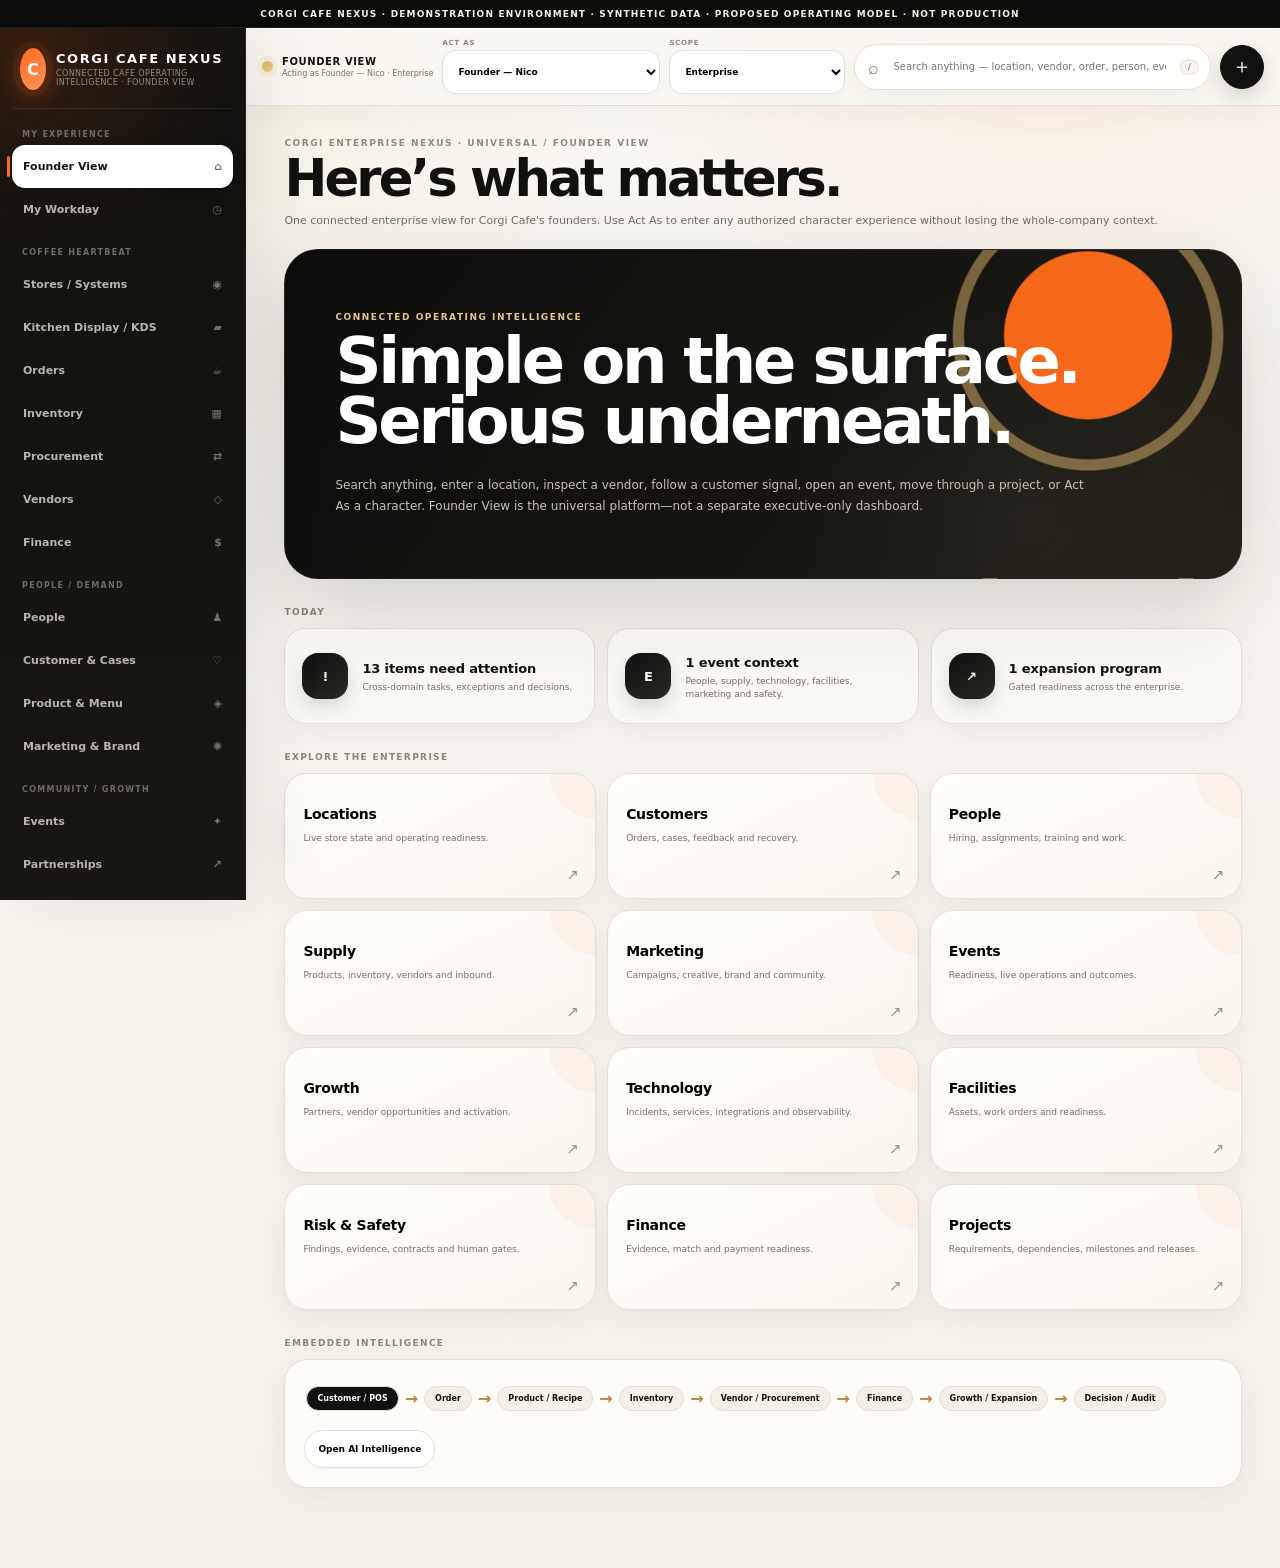
<file: nexus/index.html>
<!doctype html>
<html lang="en">
<head>
<meta charset="utf-8">
<meta name="viewport" content="width=device-width,initial-scale=1">
<title>Corgi Cafe Nexus — Connected Operating Intelligence</title>
<style>
:root{
  --bg:#f4f2ec;--panel:#fff;--ink:#121211;--muted:#6f6a62;--line:#dfdbd1;
  --accent:#f36b21;--gold:#d7ad58;--soft:#f7f5f0;--good:#eaf6ed;--warn:#fff5df;--bad:#fff0ec;
  --sidebar:272px;--shadow:0 14px 50px rgba(23,19,12,.07)
}
*{box-sizing:border-box}
html,body{margin:0;min-height:100%;background:var(--bg);color:var(--ink);font-family:Inter,ui-sans-serif,system-ui,-apple-system,BlinkMacSystemFont,"Segoe UI",sans-serif}
button,input,select,textarea{font:inherit}
button:focus-visible,input:focus-visible,select:focus-visible{outline:3px solid rgba(243,107,33,.28);outline-offset:2px}
.demo-banner{background:#111;color:#fff;padding:7px 16px;font-size:10px;letter-spacing:.08em;text-align:center}
.app{display:grid;grid-template-columns:var(--sidebar) minmax(0,1fr);min-height:calc(100vh - 28px)}
.sidebar{background:#11110f;color:#fff;padding:20px 13px;position:sticky;top:0;height:calc(100vh - 28px);overflow:auto}
.brand{display:flex;gap:10px;align-items:center;padding:0 8px 18px;border-bottom:1px solid #2b2a27}
.brand-mark{width:38px;height:38px;border-radius:50%;background:var(--accent);display:grid;place-items:center;font-weight:900}
.brand b{display:block;font-size:14px;letter-spacing:.08em}.brand small{display:block;color:#8f8c85;font-size:9px;margin-top:3px}
.nav-label{font-size:8px;color:#74716b;text-transform:uppercase;letter-spacing:.12em;padding:16px 9px 5px}
.nav{width:100%;min-height:40px;border:0;background:transparent;color:#b8b5ad;border-radius:11px;padding:10px 11px;text-align:left;cursor:pointer;font-size:12px;font-weight:650;display:flex;justify-content:space-between;align-items:center}
.nav:hover,.nav.active{background:#fff;color:#111}
.nav span:last-child{font-size:9px;opacity:.55}
.main{min-width:0}
.topbar{position:sticky;top:0;z-index:20;background:rgba(244,242,236,.92);backdrop-filter:blur(16px);border-bottom:1px solid rgba(223,219,209,.9);padding:12px 22px;display:flex;gap:10px;align-items:center;flex-wrap:wrap}
.viewer{display:flex;gap:8px;align-items:center;margin-right:4px}.viewer-dot{width:9px;height:9px;border-radius:50%;background:var(--gold)}.viewer b{font-size:10px;display:block}.viewer small{font-size:8px;color:var(--muted);display:block}
.ctrl{display:grid;gap:3px}.ctrl label{font-size:7px;text-transform:uppercase;letter-spacing:.11em;color:#8e8980}.ctrl select{height:40px;border:1px solid var(--line);background:#fff;border-radius:9px;padding:0 26px 0 9px;font-size:9px;max-width:220px}
.lensbar{margin-left:auto;display:flex;gap:5px}.lens{border:1px solid var(--line);background:#fff;padding:8px 10px;border-radius:10px;font-size:9px;font-weight:800;cursor:pointer}.lens.active{background:#111;color:#fff;border-color:#111}
.content{max-width:1500px;margin:auto;padding:24px}
.pagehead{display:flex;justify-content:space-between;align-items:flex-end;gap:16px;margin-bottom:16px}.pagehead h1{margin:4px 0 6px;font-size:clamp(30px,4vw,48px);line-height:1;letter-spacing:-.045em}.ey{font-size:9px;color:#8d887f;text-transform:uppercase;letter-spacing:.14em;font-weight:850}.sub{color:var(--muted);font-size:11px}
.actions{display:flex;gap:7px;flex-wrap:wrap}.btn{border:1px solid var(--line);background:#fff;border-radius:10px;padding:9px 11px;font-size:9px;font-weight:800;cursor:pointer}.btn.primary{background:#111;color:#fff;border-color:#111}.btn.accent{background:var(--accent);color:#fff;border-color:var(--accent)}.btn.ghost{background:transparent}
.hero{background:#111;color:#fff;border-radius:24px;padding:26px;position:relative;overflow:hidden;margin-bottom:13px;box-shadow:var(--shadow)}.hero:after{content:"";position:absolute;width:290px;height:290px;border:55px solid rgba(243,107,33,.87);border-radius:50%;right:-115px;top:-140px}.hero>*{position:relative;z-index:1}.hero h2{font-size:clamp(30px,4vw,50px);letter-spacing:-.05em;margin:6px 0}.hero p{max-width:800px;color:#c7c2b8;font-size:11px;line-height:1.6}
.metrics{display:grid;grid-template-columns:repeat(6,1fr);gap:8px;margin:10px 0 13px}.metric{background:#fff;border:1px solid var(--line);border-radius:14px;padding:13px;box-shadow:0 8px 28px rgba(20,18,12,.035)}.metric strong{display:block;font-size:23px}.metric span{font-size:8px;color:var(--muted);text-transform:uppercase;letter-spacing:.06em}
.grid2{display:grid;grid-template-columns:1fr 1fr;gap:12px}.grid3{display:grid;grid-template-columns:repeat(3,1fr);gap:10px}.panel{background:#fff;border:1px solid var(--line);border-radius:17px;padding:16px;box-shadow:0 8px 28px rgba(20,18,12,.03)}.panel h3{margin:0 0 10px;font-size:16px}.panel-head{display:flex;justify-content:space-between;gap:10px;align-items:center;margin-bottom:10px}
.card{border:1px solid #e7e3da;background:#fbfaf7;border-radius:13px;padding:12px;cursor:pointer}.card:hover{background:#fff;border-color:#cfc9bd}.card b{font-size:11px}.card small{display:block;color:var(--muted);font-size:9px;margin-top:4px;line-height:1.45}
.stack{display:grid;gap:7px}.row{border:1px solid #e8e4db;border-radius:12px;padding:10px;background:#fbfaf7;display:flex;gap:9px;align-items:center;justify-content:space-between}.row-main{min-width:0}.row b{font-size:10px}.row small{display:block;color:var(--muted);font-size:8px;margin-top:3px}.pill{display:inline-flex;border:1px solid var(--line);background:var(--soft);border-radius:999px;padding:4px 7px;font-size:8px;font-weight:800}.pill.attention,.pill.high{background:var(--warn)}.pill.critical{background:var(--bad)}.pill.good{background:var(--good)}
.searchbox{width:min(480px,100%);position:relative}.searchbox input{width:100%;height:44px;border:1px solid var(--line);border-radius:12px;padding:0 13px;background:#fff}.search-results{position:absolute;left:0;right:0;top:46px;background:#fff;border:1px solid var(--line);border-radius:13px;box-shadow:0 20px 60px rgba(0,0,0,.18);max-height:420px;overflow:auto;z-index:40;display:none}.search-results.open{display:block}.search-item{width:100%;border:0;background:#fff;padding:10px 11px;text-align:left;cursor:pointer;border-bottom:1px solid #eeeae2}.search-item:hover{background:#f7f5ef}.search-item b{font-size:10px}.search-item small{display:block;font-size:8px;color:var(--muted);margin-top:2px}
.object-tabs{display:flex;gap:5px;overflow:auto;margin-bottom:10px}.tab{white-space:nowrap;border:1px solid var(--line);background:#fff;border-radius:999px;padding:7px 9px;font-size:8px;font-weight:800;cursor:pointer}.tab.active{background:#111;color:#fff}
.breadcrumb{display:flex;gap:5px;align-items:center;overflow:auto;margin-bottom:9px}.crumb{font-size:8px;border:1px solid var(--line);background:#fff;padding:5px 7px;border-radius:999px;white-space:nowrap}.arrow{color:#9c7b41;font-weight:900}
.trace{display:flex;gap:5px;align-items:center;overflow:auto;padding:4px 0}.node{white-space:nowrap;border:1px solid var(--line);background:#f7f5ef;border-radius:9px;padding:7px 8px;font-size:8px}.node.live{background:#111;color:#fff}
.kv{display:grid;grid-template-columns:140px 1fr;gap:7px 12px;font-size:9px}.kv span{color:var(--muted)}
.tablewrap{overflow:auto;border:1px solid var(--line);border-radius:12px}table{width:100%;border-collapse:collapse;min-width:780px}th,td{padding:9px 10px;border-bottom:1px solid #ebe7df;text-align:left;font-size:9px}th{background:#171715;color:#fff;font-size:8px;text-transform:uppercase;letter-spacing:.06em}
.drawerback{display:none;position:fixed;inset:0;background:rgba(0,0,0,.45);z-index:60}.drawerback.open{display:block}.drawer{position:absolute;right:0;top:0;height:100%;width:min(470px,94vw);background:#fff;padding:18px;overflow:auto}.drawer h2{margin:3px 0 12px}
.field{display:grid;gap:4px;margin:10px 0}.field label{font-size:8px;text-transform:uppercase;letter-spacing:.07em;color:var(--muted)}.field input,.field select,.field textarea{border:1px solid var(--line);border-radius:9px;padding:9px;background:#fff}.field textarea{min-height:80px}
.toast{position:fixed;right:18px;bottom:18px;background:#111;color:#fff;padding:10px 12px;border-radius:11px;font-size:9px;z-index:80;display:none}.toast.open{display:block}
.empty{padding:16px;border:1px dashed var(--line);border-radius:12px;color:var(--muted);font-size:9px}
@media(max-width:1180px){.metrics{grid-template-columns:repeat(3,1fr)}.grid3{grid-template-columns:1fr 1fr}.app{grid-template-columns:220px 1fr}:root{--sidebar:220px}}
@media(max-width:760px){
  .app{display:block}.sidebar{position:static;height:auto;padding-bottom:12px}.sidebar nav{display:flex;overflow:auto;gap:4px;scroll-snap-type:x proximity;padding-bottom:3px}.nav-label{display:none}.nav{flex:0 0 auto;width:auto;min-height:44px;scroll-snap-align:start}
  .topbar{position:sticky;padding:9px 10px}.viewer{width:100%}.lensbar{width:100%;margin-left:0;overflow:auto}.lens{flex:1}
  .ctrl{flex:1}.ctrl select{max-width:none;width:100%;height:44px}.content{padding:16px 11px 80px}.pagehead{align-items:flex-start;flex-direction:column}.pagehead h1{font-size:34px}
  .metrics,.grid2,.grid3{grid-template-columns:1fr}.btn{min-height:44px}.card{min-height:54px}.searchbox{width:100%}.kv{grid-template-columns:1fr}.hero{padding:20px}.hero h2{font-size:31px}
}

.stream{max-height:380px;overflow:auto;background:#111;color:#eee;border-radius:13px;padding:10px}.streamline{font-family:ui-monospace,Consolas,monospace;font-size:9px;border-bottom:1px solid #2b2b2b;padding:7px 4px}.streamline b{color:#d7ad58}

/* v0.3 — restored Corgi / Gen-Z / Founder experience */
:root{--bg:#f7f5ef;--ink:#10100f;--panel:#fff;--soft:#f3efe7;--line:#e7e1d6;--accent:#ff6a1a;--gold:#e3be75}
body{background:radial-gradient(circle at 85% 3%,rgba(255,106,26,.08),transparent 24rem),radial-gradient(circle at 17% 8%,rgba(227,190,117,.10),transparent 22rem),var(--bg)}
.sidebar{background:linear-gradient(180deg,#10100f 0%,#171613 100%)}
.topbar{box-shadow:0 10px 30px rgba(30,25,15,.035)}
.brand-mark{box-shadow:0 0 0 7px rgba(255,106,26,.10)}
.hero{min-height:280px;display:flex;flex-direction:column;justify-content:flex-end;border-radius:30px;background:radial-gradient(circle at 88% 20%,rgba(255,106,26,.95) 0 5rem,transparent 5.1rem),radial-gradient(circle at 88% 20%,transparent 0 7.4rem,rgba(227,190,117,.55) 7.5rem 8rem,transparent 8.1rem),linear-gradient(125deg,#0e0e0d,#171613 70%,#24221d)}
.hero:after{display:none}.hero h2{max-width:900px;font-weight:850}.hero p{font-size:12px;max-width:780px}
.metric,.panel,.card,.row{transition:.18s ease}.metric:hover,.card:hover{transform:translateY(-2px);box-shadow:0 14px 34px rgba(20,18,12,.06)}
.metric{border-radius:18px}.panel{border-radius:20px}.card,.row{border-radius:16px}
.btn{border-radius:999px;transition:.16s ease}.btn:hover,.lens:hover{transform:translateY(-1px)}
.searchbox input{border-radius:999px;padding-left:16px}
.founder-section-title{font-size:10px;font-weight:900;text-transform:uppercase;letter-spacing:.12em;color:#8d887f;margin:22px 0 9px}
.big-signal{display:flex;gap:14px;align-items:center;padding:16px;border:1px solid var(--line);border-radius:18px;background:#fff;cursor:pointer;transition:.18s ease}
.big-signal:hover{transform:translateY(-2px);box-shadow:0 14px 32px rgba(20,18,12,.06)}
.signal-icon{width:42px;height:42px;border-radius:14px;background:#111;color:#fff;display:grid;place-items:center;font-weight:900;flex:0 0 auto}
.big-signal b{font-size:13px}.big-signal small{display:block;color:var(--muted);font-size:9px;margin-top:4px}
.quick-grid{display:grid;grid-template-columns:repeat(4,1fr);gap:9px}
.quick-tile{border:1px solid var(--line);background:#fff;border-radius:18px;padding:16px;text-align:left;cursor:pointer;transition:.18s ease;min-height:104px}
.quick-tile:hover{transform:translateY(-2px);box-shadow:0 14px 32px rgba(20,18,12,.06)}
.quick-tile b{font-size:13px}.quick-tile small{display:block;color:var(--muted);font-size:9px;margin-top:8px;line-height:1.5}
@media(max-width:980px){.quick-grid{grid-template-columns:repeat(2,1fr)}}@media(max-width:600px){.quick-grid{grid-template-columns:1fr 1fr}.hero{min-height:245px}.hero h2{font-size:30px}}

/* v1.0 complete experience */
.role-home{display:grid;gap:12px}.role-hero{background:#111;color:#fff;border-radius:28px;padding:24px;min-height:220px;display:flex;flex-direction:column;justify-content:flex-end;position:relative;overflow:hidden}.role-hero:after{content:"";position:absolute;right:-35px;top:-45px;width:180px;height:180px;border-radius:50%;background:var(--accent);box-shadow:0 0 0 38px rgba(227,190,117,.35)}.role-hero>*{position:relative;z-index:1}.role-hero h2{font-size:36px;margin:7px 0;letter-spacing:-.045em}.role-hero p{color:#c9c5bd;font-size:11px;max-width:680px}
.order-big{display:grid;grid-template-columns:1fr auto;gap:12px;align-items:center;background:#fff;border:1px solid var(--line);border-radius:20px;padding:16px;min-height:84px}.order-big b{font-size:15px}.order-big small{display:block;color:var(--muted);margin-top:5px;font-size:9px}.order-big .btn{min-width:92px}
.progress{height:8px;border-radius:999px;background:#ece8df;overflow:hidden}.progress>span{display:block;height:100%;background:#111;border-radius:999px}
.agent-grid{display:grid;grid-template-columns:repeat(4,1fr);gap:9px}.agent{border:1px solid var(--line);background:#fff;border-radius:18px;padding:15px}.agent b{font-size:12px}.agent small{display:block;color:var(--muted);font-size:9px;margin-top:5px}.agent .level{display:inline-block;margin-top:10px;border-radius:999px;background:#111;color:#fff;padding:5px 8px;font-size:8px}
.portal-shell{max-width:980px;margin:auto}.portal-head{background:linear-gradient(125deg,#111,#28251f);color:#fff;border-radius:28px;padding:24px;margin-bottom:12px}.portal-head h1{margin:4px 0 8px;font-size:40px;letter-spacing:-.045em}.portal-chip{display:inline-flex;padding:5px 8px;border-radius:999px;background:rgba(255,255,255,.12);font-size:8px;font-weight:800}
.status-ring{width:62px;height:62px;border-radius:50%;display:grid;place-items:center;background:conic-gradient(#111 var(--pct),#ece8df 0);position:relative}.status-ring:after{content:"";position:absolute;inset:7px;border-radius:50%;background:#fff}.status-ring b{position:relative;z-index:1;font-size:11px}
@media(max-width:980px){.agent-grid{grid-template-columns:repeat(2,1fr)}}@media(max-width:600px){.agent-grid{grid-template-columns:1fr}.role-hero h2{font-size:30px}.order-big{grid-template-columns:1fr}.portal-head h1{font-size:32px}}

/* ==========================================================================\n   v1.3 FINAL FRONT-END INTEGRATION\n   Universal / Founder View stays universal; role experiences adapt underneath.\n   ========================================================================== */
:root{
  --bg:#f6f4ef;
  --panel:#fffdfa;
  --ink:#11110f;
  --muted:#756f66;
  --line:#e4dfd5;
  --line-strong:#d5cec1;
  --accent:#ff6a1a;
  --accent-2:#ff8f4b;
  --gold:#d9b56b;
  --gold-soft:#f2e4c6;
  --sidebar:268px;
  --radius-xl:30px;
  --radius-lg:22px;
  --radius-md:16px;
  --shadow:0 22px 70px rgba(27,22,14,.08);
  --shadow-soft:0 10px 30px rgba(27,22,14,.055);
  --transition:180ms cubic-bezier(.2,.75,.25,1);
}

html{scroll-behavior:smooth}
body{overflow-x:hidden;background:
  radial-gradient(circle at 82% -10%,rgba(255,106,26,.12),transparent 32rem),
  radial-gradient(circle at 14% 2%,rgba(217,181,107,.12),transparent 28rem),
  linear-gradient(180deg,#faf8f3 0%,#f4f1ea 100%);}
body.no-scroll{overflow:hidden}
::selection{background:rgba(255,106,26,.22)}

.skip-link{position:fixed;left:12px;top:10px;z-index:200;transform:translateY(-150%);background:#111;color:#fff;padding:10px 14px;border-radius:999px;font-size:12px;font-weight:800;text-decoration:none;transition:var(--transition)}
.skip-link:focus{transform:translateY(0)}
.demo-banner{height:28px;display:grid;place-items:center;padding:0 14px;background:#0c0c0b;color:#f5efe4;border-bottom:1px solid rgba(255,255,255,.08);font-size:9px;font-weight:800;letter-spacing:.13em;white-space:nowrap;overflow:hidden;text-overflow:ellipsis}
.app{grid-template-columns:var(--sidebar) minmax(0,1fr);min-height:calc(100dvh - 28px)}

.sidebar{top:28px;height:calc(100dvh - 28px);padding:18px 12px 14px;background:
  radial-gradient(circle at 10% 0%,rgba(255,106,26,.15),transparent 14rem),
  linear-gradient(180deg,#11110f 0%,#181713 100%);border-right:1px solid rgba(255,255,255,.045);box-shadow:18px 0 60px rgba(18,16,11,.08);scrollbar-width:thin;scrollbar-color:#37342e transparent;z-index:45}
.sidebar::-webkit-scrollbar{width:6px}.sidebar::-webkit-scrollbar-thumb{background:#34312b;border-radius:999px}
.brand{padding:2px 8px 18px;margin-bottom:4px;border-bottom:1px solid rgba(255,255,255,.09)}
.brand-mark{width:42px;height:42px;background:linear-gradient(145deg,var(--accent),#ff955c);box-shadow:0 8px 26px rgba(255,106,26,.32),0 0 0 7px rgba(255,106,26,.07);font-size:16px}
.brand b{font-size:13px;letter-spacing:.12em}.brand small{font-size:8px;color:#8f8b82;letter-spacing:.05em}
.nav-label{padding:17px 10px 6px;color:#6f6b64;font-size:8px;font-weight:900;letter-spacing:.16em}
.nav{position:relative;min-height:43px;border-radius:13px;padding:10px 11px;color:#b9b5ad;font-size:11px;font-weight:750;transition:var(--transition)}
.nav:hover{background:rgba(255,255,255,.08);color:#fff;transform:translateX(2px)}
.nav.active{background:#fff;color:#111;box-shadow:0 10px 24px rgba(0,0,0,.13);transform:none}
.nav.active:before{content:"";position:absolute;left:-5px;top:11px;bottom:11px;width:3px;border-radius:999px;background:var(--accent)}
.nav span:last-child{font-size:11px;opacity:.58}
.sidebar-footer{margin-top:18px;padding:12px 8px 2px;border-top:1px solid rgba(255,255,255,.09)}
.system-state{display:flex;align-items:center;gap:8px;color:#8e8a81;font-size:9px;font-weight:750;padding:4px 4px 10px}.pulse-dot{width:7px;height:7px;border-radius:50%;background:#7bd78e;box-shadow:0 0 0 0 rgba(123,215,142,.4);animation:pulse 2s infinite}.reset-nav{color:#8d8880}.reset-nav:hover{color:#fff}
@keyframes pulse{0%{box-shadow:0 0 0 0 rgba(123,215,142,.35)}70%{box-shadow:0 0 0 8px rgba(123,215,142,0)}100%{box-shadow:0 0 0 0 rgba(123,215,142,0)}}

.nav-backdrop{display:none;position:fixed;inset:28px 0 0;background:rgba(10,10,9,.36);backdrop-filter:blur(4px);z-index:39}

.main{position:relative;min-width:0}
.topbar{top:28px;min-height:72px;padding:11px 22px;gap:9px;background:rgba(250,248,243,.84);backdrop-filter:blur(22px) saturate(160%);border-bottom:1px solid rgba(218,211,199,.72);box-shadow:0 10px 28px rgba(36,29,18,.035);z-index:35;flex-wrap:nowrap}
.mobile-menu-btn,.top-action,.icon-btn{display:grid;place-items:center;border:1px solid var(--line);background:#fff;color:#111;cursor:pointer;transition:var(--transition)}
.mobile-menu-btn{display:none;width:44px;height:44px;border-radius:14px;font-size:18px}
.top-action{width:44px;height:44px;border-radius:50%;background:#111;color:#fff;border-color:#111;font-size:20px;flex:0 0 auto;box-shadow:0 8px 20px rgba(17,17,15,.16)}
.top-action:hover,.mobile-menu-btn:hover,.icon-btn:hover{transform:translateY(-1px);box-shadow:var(--shadow-soft)}
.viewer{gap:9px;min-width:168px;margin-right:0}.viewer-dot{width:11px;height:11px;background:linear-gradient(145deg,var(--gold),#f3d18f);box-shadow:0 0 0 5px rgba(217,181,107,.14)}.viewer b{font-size:10px;letter-spacing:.06em}.viewer small{font-size:8px;margin-top:2px;max-width:220px;white-space:nowrap;overflow:hidden;text-overflow:ellipsis}
.context-badge{border:1px solid rgba(255,106,26,.18);background:rgba(255,106,26,.08);color:#a44714;border-radius:999px;padding:6px 9px;font-size:8px;font-weight:900;letter-spacing:.08em;white-space:nowrap}
.ctrl{min-width:126px}.ctrl label{font-size:7px;font-weight:900;color:#8d867c}.ctrl select{height:44px;border-radius:13px;border-color:var(--line);background:rgba(255,255,255,.92);font-size:9px;font-weight:700;padding-left:11px;box-shadow:0 4px 14px rgba(22,18,12,.025);transition:var(--transition)}.ctrl select:hover{border-color:var(--line-strong)}
.searchbox{margin-left:auto;max-width:460px;min-width:220px;flex:1}.searchbox input{height:46px;padding:0 44px 0 38px;border-radius:999px;border-color:var(--line);background:rgba(255,255,255,.93);font-size:10px;box-shadow:0 6px 20px rgba(24,20,13,.035);transition:var(--transition)}.searchbox input:focus{box-shadow:0 0 0 4px rgba(255,106,26,.08),0 10px 26px rgba(24,20,13,.05);border-color:rgba(255,106,26,.38)}
.search-icon{position:absolute;left:14px;top:50%;transform:translateY(-50%);z-index:2;color:#7d776e;font-size:18px;pointer-events:none}.searchbox kbd{position:absolute;right:12px;top:50%;transform:translateY(-50%);z-index:2;border:1px solid var(--line);background:#f7f4ee;color:#8a8378;border-radius:7px;padding:2px 7px;font-family:inherit;font-size:8px;font-weight:800;pointer-events:none}
.search-results{top:51px;border-radius:18px;border-color:var(--line);box-shadow:0 24px 70px rgba(18,16,12,.16);padding:6px;max-height:min(460px,60vh)}.search-item{border-bottom:0;border-radius:12px;padding:11px 12px;margin:2px 0;transition:var(--transition)}.search-item:hover,.search-item:focus{background:#f5f1ea;outline:none}.search-item b{font-size:11px}.search-item small{font-size:8px}

.content{max-width:1520px;padding:32px clamp(18px,3vw,42px) 80px}
#pageRoot{animation:pageIn .28s cubic-bezier(.2,.75,.25,1)}
@keyframes pageIn{from{opacity:0;transform:translateY(7px)}to{opacity:1;transform:translateY(0)}}
.pagehead{margin-bottom:20px;align-items:flex-end}.pagehead h1{font-size:clamp(34px,4vw,58px);line-height:.96;margin:6px 0 9px;font-weight:850;letter-spacing:-.055em;max-width:950px}.ey{font-size:9px;font-weight:900;letter-spacing:.17em;color:#918a7f}.sub{font-size:11px;line-height:1.55;color:#756f66;max-width:880px}

.hero{min-height:330px;padding:clamp(24px,4vw,50px);border-radius:34px;background:
  radial-gradient(circle at 84% 26%,rgba(255,106,26,.96) 0 5.2rem,transparent 5.3rem),
  radial-gradient(circle at 84% 26%,transparent 0 7.7rem,rgba(217,181,107,.5) 7.8rem 8.4rem,transparent 8.5rem),
  radial-gradient(circle at 77% 80%,rgba(255,255,255,.04),transparent 15rem),
  linear-gradient(128deg,#0c0c0b 0%,#171612 62%,#252118 100%);box-shadow:0 30px 90px rgba(24,20,13,.17);border:1px solid rgba(255,255,255,.06)}
.hero h2{font-size:clamp(38px,5vw,68px);line-height:.94;max-width:980px;margin:9px 0 12px}.hero p{font-size:12px;line-height:1.7;max-width:760px;color:#c8c1b6}.hero .ey{color:#e4c790}

.founder-section-title{margin:28px 0 11px;font-size:9px;letter-spacing:.15em;color:#8d8579}
.metrics{gap:10px;margin:12px 0 18px}.metric{position:relative;overflow:hidden;border-radius:20px;padding:16px;border-color:var(--line);box-shadow:var(--shadow-soft);background:linear-gradient(180deg,#fff 0%,#fbf9f5 100%)}.metric:after{content:"";position:absolute;right:-20px;bottom:-30px;width:76px;height:76px;border-radius:50%;background:rgba(217,181,107,.08)}.metric strong{font-size:27px;letter-spacing:-.04em}.metric span{font-size:8px;font-weight:850}
.grid2{gap:14px}.grid3{gap:12px}.panel{border-radius:24px;padding:19px;border-color:var(--line);background:rgba(255,253,250,.94);box-shadow:var(--shadow-soft)}.panel h3{font-size:16px;letter-spacing:-.018em}.panel-head{margin-bottom:13px}
.card{display:block;width:100%;text-align:left;border-radius:18px;padding:14px;background:linear-gradient(180deg,#fffdfa,#faf7f1);transition:var(--transition);box-shadow:0 5px 16px rgba(27,22,14,.025)}.card:hover{transform:translateY(-2px);border-color:#d6cdbf;box-shadow:0 14px 30px rgba(27,22,14,.065)}.card b{font-size:11px}.card small{font-size:9px;line-height:1.5}
.row{min-height:54px;border-radius:17px;padding:12px 13px;background:#fcfaf6;transition:var(--transition)}.row:hover{border-color:#d7cfc1;background:#fff}.row b{font-size:10px}.row small{font-size:8px;line-height:1.5}.pill{padding:5px 8px;font-size:7px;letter-spacing:.025em;border:0;background:#eee9df}.pill.attention,.pill.high{background:#fff0c8;color:#805812}.pill.critical{background:#ffe0d7;color:#8a2f18}.pill.good{background:#e2f4e5;color:#2b6237}
.btn{min-height:38px;padding:9px 13px;border-radius:999px;font-size:9px;box-shadow:0 3px 10px rgba(18,16,12,.025);transition:var(--transition)}.btn:hover{transform:translateY(-1px);box-shadow:0 8px 18px rgba(18,16,12,.07)}.btn.primary{background:#111;color:#fff}.btn.accent{background:linear-gradient(145deg,var(--accent),#ff8240);box-shadow:0 8px 20px rgba(255,106,26,.18)}

.big-signal{min-height:96px;border-radius:22px;padding:17px;background:linear-gradient(180deg,#fffdfa,#faf8f3);box-shadow:var(--shadow-soft);transition:var(--transition)}.big-signal:hover{transform:translateY(-3px);box-shadow:0 18px 38px rgba(25,21,14,.08)}.signal-icon{width:46px;height:46px;border-radius:16px;background:linear-gradient(145deg,#111,#2b2924);box-shadow:0 8px 18px rgba(17,17,15,.15);font-size:13px}.big-signal b{font-size:13px;letter-spacing:-.01em}.big-signal small{font-size:9px;line-height:1.45}
.quick-grid{grid-template-columns:repeat(4,minmax(0,1fr));gap:11px}.quick-tile{position:relative;overflow:hidden;min-height:126px;border-radius:23px;padding:18px 18px 40px;background:linear-gradient(155deg,#fffdfa 0%,#faf7f0 100%);border-color:var(--line);box-shadow:var(--shadow-soft);transition:var(--transition)}.quick-tile:before{content:"";position:absolute;width:90px;height:90px;border-radius:50%;right:-44px;top:-46px;background:rgba(255,106,26,.055);transition:var(--transition)}.quick-tile:after{content:"↗";position:absolute;right:16px;bottom:14px;font-size:15px;color:#9b9285}.quick-tile:hover{transform:translateY(-4px);border-color:#d6cdbf;box-shadow:0 18px 42px rgba(27,22,14,.085)}.quick-tile:hover:before{transform:scale(1.2);background:rgba(255,106,26,.10)}.quick-tile b{font-size:14px;letter-spacing:-.02em}.quick-tile small{font-size:9px;line-height:1.55;margin-top:9px}

.role-home{gap:16px}.role-hero{min-height:270px;border-radius:32px;padding:clamp(24px,4vw,44px);background:
  radial-gradient(circle at 87% 20%,var(--experience-accent,rgba(255,106,26,.9)) 0 4.7rem,transparent 4.8rem),
  radial-gradient(circle at 87% 20%,transparent 0 6.8rem,rgba(217,181,107,.35) 6.9rem 7.4rem,transparent 7.5rem),
  linear-gradient(135deg,#0d0d0c,#1d1b17);box-shadow:0 26px 70px rgba(23,19,12,.16)}.role-hero:after{display:none}.role-hero h2{font-size:clamp(36px,5vw,58px);line-height:.95;margin:8px 0 12px}.role-hero p{font-size:11px;line-height:1.7;max-width:760px}.order-big{min-height:92px;border-radius:22px;padding:17px;background:#fffdfa;box-shadow:var(--shadow-soft);transition:var(--transition)}.order-big:hover{transform:translateY(-2px);box-shadow:0 16px 34px rgba(27,22,14,.07)}.order-big b{font-size:15px}.order-big small{font-size:9px}
body[data-experience="barista"]{--experience-accent:#ff6a1a}body[data-experience="shift"]{--experience-accent:#f5a442}body[data-experience="store"]{--experience-accent:#d9b56b}body[data-experience="inventory"]{--experience-accent:#7ca98c}body[data-experience="finance"]{--experience-accent:#6c8bff}body[data-experience="marketing"]{--experience-accent:#f06aa5}body[data-experience="technology"]{--experience-accent:#7e79ff}body[data-experience="risk"]{--experience-accent:#e16952}body[data-experience="tpm"]{--experience-accent:#d9b56b}body[data-experience="external"]{--experience-accent:#72a7a3}

.trace{gap:6px;padding:7px 2px;scrollbar-width:none}.trace::-webkit-scrollbar{display:none}.node{border-radius:999px;padding:7px 10px;background:#f4f0e8;font-weight:750}.node.live{background:#111;color:#fff}.arrow{color:#b3873d}
.object-tabs{gap:7px;padding-bottom:3px;scrollbar-width:none}.object-tabs::-webkit-scrollbar{display:none}.tab{padding:8px 11px;border-radius:999px;background:#fffdfa}.tab.active{box-shadow:0 8px 16px rgba(17,17,15,.12)}
.kv{grid-template-columns:minmax(110px,160px) 1fr;gap:9px 16px}.kv span{font-size:9px}.kv b{font-size:9px;line-height:1.5}
.tablewrap{border-radius:18px;background:#fff;box-shadow:var(--shadow-soft)}table{min-width:760px}th{background:#11110f;padding:11px 12px}td{padding:11px 12px;font-size:9px}
.stream{border-radius:18px;padding:13px;background:linear-gradient(180deg,#11110f,#191714);box-shadow:inset 0 1px 0 rgba(255,255,255,.05)}.streamline{padding:8px 5px;color:#d7d1c6}

.portal-shell{max-width:1050px}.portal-head{position:relative;overflow:hidden;border-radius:32px;padding:clamp(26px,4vw,46px);background:linear-gradient(130deg,#0d0d0c,#242119);box-shadow:0 26px 80px rgba(24,20,13,.18)}.portal-head:after{content:"";position:absolute;width:210px;height:210px;border-radius:50%;right:-55px;top:-75px;background:var(--experience-accent,#72a7a3);box-shadow:0 0 0 38px rgba(255,255,255,.06)}.portal-head>*{position:relative;z-index:1}.portal-head h1{font-size:clamp(38px,5vw,62px);line-height:.95}.portal-head p{color:#cfc8bd;font-size:11px;max-width:680px}.portal-chip{background:rgba(255,255,255,.12);backdrop-filter:blur(8px)}
.agent-grid{gap:11px}.agent{border-radius:22px;padding:17px;background:linear-gradient(180deg,#fffdfa,#faf7f1);box-shadow:var(--shadow-soft)}.agent b{font-size:12px}.agent .level{font-size:7px;letter-spacing:.04em}

/* Founder AI balance control */
.ai-founder-layout{display:grid;grid-template-columns:minmax(0,1fr) minmax(340px,420px);gap:16px;align-items:start}.ai-main-column{min-width:0}.ai-green-sidebar{position:sticky;top:100px;overflow:hidden;border-radius:28px;padding:22px;background:linear-gradient(160deg,#0d2a1b 0%,#164c30 52%,#0f3823 100%);color:#f4fff7;box-shadow:0 24px 70px rgba(13,58,34,.24);border:1px solid rgba(208,255,221,.16)}.ai-green-sidebar:before{content:"";position:absolute;width:220px;height:220px;border-radius:50%;right:-95px;top:-105px;background:rgba(112,236,145,.14);box-shadow:0 0 0 38px rgba(255,255,255,.025)}.ai-green-sidebar>*{position:relative;z-index:1}.ai-green-head{display:flex;justify-content:space-between;gap:12px;align-items:flex-start;margin-bottom:16px}.ai-green-head h2{font-size:28px;line-height:1;margin:6px 0 8px;letter-spacing:-.04em}.ai-green-head p{color:#bcd7c5;font-size:9px;line-height:1.55;margin:0}.ai-edit-badge{white-space:nowrap;border-radius:999px;padding:6px 9px;background:#8cf0a7;color:#10321e;font-size:7px;font-weight:950;letter-spacing:.08em}.ai-edit-badge.readonly{background:rgba(255,255,255,.13);color:#d8eadf}
.ai-balance-list{display:grid;gap:10px}.ai-balance-row{padding:13px;border-radius:18px;background:rgba(255,255,255,.075);border:1px solid rgba(255,255,255,.09)}.ai-balance-title{display:flex;justify-content:space-between;gap:9px;align-items:center;margin-bottom:9px}.ai-balance-title b{font-size:10px}.ai-total{font-size:7px;color:#bcd7c5}.ai-split{display:flex;justify-content:space-between;align-items:center;gap:8px;margin-bottom:8px;font-size:8px;font-weight:850}.human-value{color:#e4efe8}.ai-value{color:#90f0a9}.ai-range{width:100%;height:20px;margin:0;appearance:none;-webkit-appearance:none;background:transparent;cursor:pointer}.ai-range:disabled{cursor:not-allowed;opacity:.58}.ai-range::-webkit-slider-runnable-track{height:7px;border-radius:999px;background:linear-gradient(90deg,#d7e4da 0%,#93c7a1 48%,#62e08a 100%);box-shadow:inset 0 1px 3px rgba(0,0,0,.24)}.ai-range::-moz-range-track{height:7px;border-radius:999px;background:linear-gradient(90deg,#d7e4da 0%,#93c7a1 48%,#62e08a 100%);box-shadow:inset 0 1px 3px rgba(0,0,0,.24)}.ai-range::-webkit-slider-thumb{appearance:none;-webkit-appearance:none;width:20px;height:20px;margin-top:-6.5px;border-radius:50%;background:#f7fff8;border:5px solid #47c86f;box-shadow:0 4px 12px rgba(0,0,0,.3)}.ai-range::-moz-range-thumb{width:12px;height:12px;border-radius:50%;background:#f7fff8;border:5px solid #47c86f;box-shadow:0 4px 12px rgba(0,0,0,.3)}.ai-scale{display:flex;justify-content:space-between;margin-top:3px;color:#a9c9b4;font-size:7px}.ai-scale b{color:#eaffef}.ai-global{margin-bottom:14px;padding:15px;border-radius:20px;background:rgba(116,238,149,.13);border:1px solid rgba(138,244,166,.22)}.ai-hard-gates{margin-top:16px;padding-top:15px;border-top:1px solid rgba(255,255,255,.12)}.ai-hard-gates h3{margin:0 0 9px;font-size:12px}.ai-hard-gate{display:flex;gap:8px;align-items:center;padding:7px 0;color:#cfe2d4;font-size:8px}.ai-hard-gate:before{content:"LOCK";padding:3px 5px;border-radius:6px;background:rgba(255,255,255,.11);color:#9df2b2;font-size:6px;font-weight:950;letter-spacing:.06em}.ai-governance-note{margin-top:14px;padding:12px;border-radius:15px;background:rgba(0,0,0,.18);color:#c9dfcf;font-size:8px;line-height:1.55}
@media(max-width:1100px){.ai-founder-layout{grid-template-columns:1fr}.ai-green-sidebar{position:relative;top:auto}}

.drawerback{background:rgba(17,15,11,.45);backdrop-filter:blur(7px)}.drawer{width:min(500px,96vw);padding:24px;border-left:1px solid rgba(255,255,255,.5);box-shadow:-30px 0 90px rgba(19,16,11,.19);animation:drawerIn .25s cubic-bezier(.2,.75,.25,1)}@keyframes drawerIn{from{transform:translateX(28px);opacity:.5}to{transform:translateX(0);opacity:1}}.drawer .panel-head{position:sticky;top:-24px;z-index:2;background:rgba(255,255,255,.92);backdrop-filter:blur(16px);padding:18px 0 12px;margin-bottom:14px}.drawer h2{font-size:30px;letter-spacing:-.04em;margin:3px 0}.icon-btn{width:42px;height:42px;border-radius:50%;font-size:22px}.field{gap:6px;margin:14px 0}.field label{font-size:8px;font-weight:900}.field input,.field select,.field textarea{min-height:46px;border-radius:13px;padding:11px 12px;background:#fffdfa}.field textarea{min-height:110px}
.toast{right:20px;bottom:20px;max-width:min(420px,calc(100vw - 40px));padding:13px 16px;border-radius:15px;background:rgba(17,17,15,.96);box-shadow:0 18px 50px rgba(17,17,15,.22);font-size:10px;line-height:1.4;backdrop-filter:blur(10px)}
.empty{border-radius:16px;padding:18px;background:rgba(247,244,238,.55)}

@media(max-width:1320px){
  :root{--sidebar:246px}.topbar{padding-left:16px;padding-right:16px}.viewer{min-width:145px}.context-badge{display:none}.searchbox{max-width:360px}.quick-grid{grid-template-columns:repeat(3,minmax(0,1fr))}
}
@media(max-width:1080px){
  :root{--sidebar:226px}.viewer small{max-width:150px}.searchbox{min-width:180px}.ctrl{min-width:112px}.quick-grid{grid-template-columns:repeat(2,minmax(0,1fr))}.metrics{grid-template-columns:repeat(3,1fr)}
}
@media(max-width:900px){
  .app{display:block}.sidebar{position:fixed;left:0;top:28px;width:min(320px,86vw);height:calc(100dvh - 28px);transform:translateX(-104%);transition:transform 220ms cubic-bezier(.2,.75,.25,1);z-index:50}.sidebar.open{transform:translateX(0)}.nav-backdrop.open{display:block}.mobile-menu-btn{display:grid}.topbar{top:28px;flex-wrap:wrap;padding:10px 12px}.viewer{min-width:0;flex:1}.viewer small{max-width:min(42vw,260px)}.ctrl{flex:1;min-width:145px}.searchbox{order:8;flex:1 1 100%;max-width:none;min-width:0}.top-action{margin-left:auto}.content{padding:24px 16px 70px}.pagehead h1{font-size:clamp(36px,8vw,54px)}.hero{min-height:300px}.grid3{grid-template-columns:1fr 1fr}.agent-grid{grid-template-columns:1fr 1fr}
}
@media(max-width:640px){
  .demo-banner{font-size:8px;letter-spacing:.08em}.topbar{gap:8px}.viewer{order:1}.mobile-menu-btn{order:0}.top-action{order:2}.ctrl{order:3;min-width:calc(50% - 4px)}.ctrl select{width:100%;max-width:none}.searchbox{order:4}.searchbox kbd{display:none}.content{padding:20px 12px 64px}.pagehead{margin-bottom:16px}.pagehead h1{font-size:38px}.sub{font-size:10px}.hero{min-height:330px;padding:24px;border-radius:28px;background:radial-gradient(circle at 85% 18%,rgba(255,106,26,.95) 0 4rem,transparent 4.1rem),radial-gradient(circle at 85% 18%,transparent 0 5.8rem,rgba(217,181,107,.45) 5.9rem 6.4rem,transparent 6.5rem),linear-gradient(135deg,#0d0d0c,#201d17)}.hero h2{font-size:42px}.hero p{font-size:10px}.metrics,.grid2,.grid3,.agent-grid{grid-template-columns:1fr}.quick-grid{grid-template-columns:1fr 1fr;gap:9px}.quick-tile{min-height:120px;padding:15px 14px 38px;border-radius:20px}.quick-tile b{font-size:13px}.quick-tile small{font-size:8px}.big-signal{min-height:88px}.role-hero{min-height:300px;border-radius:28px}.role-hero h2{font-size:40px}.order-big{grid-template-columns:1fr}.panel{padding:16px;border-radius:20px}.drawer{padding:18px}.drawer .panel-head{top:-18px}.kv{grid-template-columns:1fr;gap:4px}.kv span{margin-top:7px}.btn{min-height:44px}.nav{min-height:46px}.toast{right:12px;bottom:12px;max-width:calc(100vw - 24px)}
}
@media(max-width:420px){.quick-grid{grid-template-columns:1fr}.viewer b{font-size:9px}.viewer small{max-width:45vw}.hero h2,.role-hero h2{font-size:36px}}
@media(prefers-reduced-motion:reduce){*,*:before,*:after{scroll-behavior:auto!important;animation-duration:.001ms!important;animation-iteration-count:1!important;transition-duration:.001ms!important}.pulse-dot{animation:none}}

/* Corgi Cafe Nexus end-to-end problem/solution demo */
.store-system-hero{display:grid;grid-template-columns:minmax(220px,.7fr) 1.3fr;gap:18px;align-items:stretch;padding:22px;border-radius:30px;background:linear-gradient(135deg,#0d0d0c,#201d17);color:#fff;margin-bottom:18px;box-shadow:0 24px 64px rgba(24,20,13,.15)}
.store-system-hero h2{font-size:44px;margin:8px 0}.store-system-hero p{color:#cfc8bd;line-height:1.6}.live-badge{display:inline-flex;align-items:center;gap:6px;border-radius:999px;background:#1e281f;color:#baf4c4;padding:7px 10px;font-size:8px;font-weight:900;letter-spacing:.08em}.store-system-actions{display:grid;grid-template-columns:1fr 1fr;gap:12px}.system-launch{min-height:170px;text-align:left;border-radius:24px;padding:20px;background:#fff;color:#15130f;border:1px solid #eee7da;box-shadow:0 12px 30px rgba(0,0,0,.14);transition:var(--transition)}.system-launch:hover{transform:translateY(-4px)}.system-launch span{display:block;font-size:10px;color:#9b9285}.system-launch b{display:block;font-size:18px;margin:18px 0 8px}.system-launch small{display:block;line-height:1.5;color:#71695f}.kds-launch{background:linear-gradient(145deg,#fffdfa,#fff1e7)}.inv-launch{background:linear-gradient(145deg,#fffdfa,#eef6ef)}
.kds-topline{display:grid;grid-template-columns:.7fr .8fr 1.5fr;gap:10px;margin-bottom:14px}.kds-topline>div{display:flex;flex-direction:column;gap:7px;padding:14px 16px;border-radius:18px;background:#fffdfa;box-shadow:var(--shadow-soft)}.kds-topline small{font-size:7px;font-weight:900;color:#938a7e}.kds-board{display:grid;grid-template-columns:repeat(3,minmax(0,1fr));gap:14px;margin-bottom:18px}.kds-ticket{display:flex;flex-direction:column;min-height:320px;padding:18px;border-radius:26px;background:#fffdfa;border:1px solid #ece5d8;box-shadow:var(--shadow-soft)}.featured-ticket{border:2px solid #ff6a1a;box-shadow:0 18px 44px rgba(255,106,26,.13)}.ticket-head{display:flex;justify-content:space-between;gap:10px;font-size:8px;color:#8b8277}.kds-ticket h2{font-size:25px;line-height:1.05;margin:28px 0 18px}.modifier-grid{display:flex;flex-wrap:wrap;gap:7px}.modifier-grid span{padding:8px 10px;border-radius:999px;background:#f4efe7;font-size:9px;font-weight:800}.ticket-meta{margin-top:auto;padding-top:22px;display:flex;align-items:center;justify-content:space-between;gap:8px}.ticket-meta small{font-size:8px;color:#7d756a}.kds-action{margin-top:12px;min-height:50px;border-radius:15px;background:#111;color:#fff;font-weight:900;letter-spacing:.04em}.kds-action.ghost{background:#f2eee7;color:#403a32}.fact-strip{margin-top:8px}
.inventory-story{display:flex;align-items:stretch;gap:8px;overflow-x:auto;padding-bottom:8px;margin-bottom:18px}.story-step{min-width:160px;flex:1;padding:15px;border-radius:20px;background:#fffdfa;box-shadow:var(--shadow-soft)}.story-step span{display:grid;place-items:center;width:27px;height:27px;border-radius:50%;background:#111;color:#fff;font-size:9px;font-weight:900}.story-step b{display:block;margin:13px 0 5px;font-size:11px}.story-step small{line-height:1.45;color:#746c61}.story-arrow{display:grid;place-items:center;color:#b3873d;font-weight:900}.kitchen-inventory{background:linear-gradient(180deg,#fffdfa,#f3f8f3)}.inventory-product{padding:15px;border-radius:20px;background:#fff;border:1px solid #e6ebdf}.product-open{width:100%;text-align:left}.product-open b{display:block;font-size:14px}.product-open small{display:block;margin-top:5px;color:#746c61}.replacement-facts{display:flex;flex-wrap:wrap;gap:7px;margin:12px 0}.replacement-facts span{padding:6px 8px;border-radius:999px;background:#eef3ea;font-size:8px}.replace-one{width:100%;min-height:48px;border-radius:14px;background:#1b2a1d;color:#fff;font-weight:900}.replace-one.ghost{background:#eee9e0;color:#3d382f}.ai-bar-card{padding:17px;border-radius:22px;background:linear-gradient(135deg,#111,#211d17);color:#fff;margin-bottom:14px}.ai-bar-card b{display:block;font-size:18px;margin:8px 0}.ai-bar-card p{font-size:9px;line-height:1.6;color:#cfc8bd}.ai-bar-card .btn{margin-top:12px}.object-action-zone{margin-top:16px;padding:14px;border-radius:16px;background:#eef6ef}.object-action-zone b,.object-action-zone small{display:block}.object-action-zone small{margin:5px 0 10px;color:#71695f}
/* Role-aware employee experience */
.employee-hero{display:grid;grid-template-columns:1.2fr .8fr;gap:18px;align-items:end;min-height:260px;padding:clamp(24px,4vw,42px);border-radius:32px;background:radial-gradient(circle at 89% 18%,rgba(255,106,26,.92) 0 4.7rem,transparent 4.8rem),linear-gradient(135deg,#0d0d0c,#211e18);color:#fff;margin-bottom:16px;box-shadow:0 24px 64px rgba(24,20,13,.16)}
.employee-hero h2{font-size:clamp(38px,5vw,60px);line-height:.94;margin:8px 0 12px}.employee-hero p{color:#cbc4b8;max-width:720px;line-height:1.65}.employee-mode{justify-self:end;width:min(310px,100%);padding:18px;border-radius:22px;background:rgba(255,255,255,.1);border:1px solid rgba(255,255,255,.14);backdrop-filter:blur(10px)}.employee-mode b,.employee-mode small{display:block}.employee-mode b{font-size:17px;margin:7px 0}.employee-mode small{color:#d6d0c6;line-height:1.5}
.employee-actions{display:flex;flex-wrap:wrap;gap:8px;margin:12px 0 18px}.employee-actions .btn{min-height:46px}.workday-note{padding:13px 15px;border-radius:17px;background:#fff5dc;border:1px solid #f2dfad;color:#674b16;font-size:9px;line-height:1.55;margin-bottom:14px}.workday-note.office{background:#eef2ff;border-color:#dbe3ff;color:#364271}
.schedule-list{display:grid;gap:8px}.schedule-day{display:grid;grid-template-columns:120px 1fr auto;gap:12px;align-items:center;padding:13px;border-radius:17px;background:#fcfaf6;border:1px solid #e9e4da}.schedule-day.today{border-color:#ff6a1a;box-shadow:0 0 0 3px rgba(255,106,26,.08)}.schedule-day b,.schedule-day small{display:block}.schedule-day small{color:#777066;margin-top:3px}.schedule-hours{text-align:right;font-weight:900;font-size:11px}
.policy-card,.guide-card{padding:14px;border-radius:18px;background:#fffdfa;border:1px solid #e9e4da}.policy-card b,.policy-card small,.guide-card b,.guide-card small{display:block}.policy-card small,.guide-card small{color:#756e64;line-height:1.5;margin:5px 0 10px}.policy-card .actions,.guide-card .actions{margin-top:8px}.role-boundary{display:grid;grid-template-columns:1fr 1fr;gap:12px}.boundary-card{padding:17px;border-radius:20px;border:1px solid #e7e1d7;background:#fff}.boundary-card.frontline{border-top:4px solid #ff6a1a}.boundary-card.office{border-top:4px solid #6c8bff}.boundary-card b{font-size:13px}.boundary-card small{display:block;color:#756e64;line-height:1.6;margin-top:7px}
.work-identity{position:relative;overflow:hidden;padding:20px;border-radius:24px;background:linear-gradient(135deg,#11110f,#252119);color:#fff;box-shadow:0 18px 42px rgba(22,18,12,.13)}.work-identity:after{content:"@";position:absolute;right:-10px;top:-34px;color:rgba(255,255,255,.055);font-size:150px;font-weight:950}.work-identity>*{position:relative;z-index:1}.identity-head{display:flex;justify-content:space-between;align-items:flex-start;gap:12px}.identity-head small{color:#cfc7ba;font-size:8px;line-height:1.5}.identity-address{display:block;margin:24px 0 8px;font-size:clamp(18px,2.8vw,30px);letter-spacing:-.04em;overflow-wrap:anywhere}.identity-scope{color:#bdb5a8;font-size:8px;line-height:1.6}.identity-actions{display:flex;flex-wrap:wrap;gap:8px;margin-top:18px}.work-thread-list{display:grid;gap:8px}.work-thread{padding:12px 13px;border-radius:15px;border:1px solid #e9e3d8;background:#fffdfa}.work-thread b,.work-thread small{display:block}.work-thread b{font-size:10px}.work-thread small{margin-top:4px;color:#746d61;font-size:8px;line-height:1.45}.privacy-rail{margin-top:10px;padding:11px 12px;border-left:4px solid #6c8bff;border-radius:10px;background:#eef2ff;color:#394772;font-size:8px;line-height:1.55}
@media(max-width:900px){.store-system-hero{grid-template-columns:1fr}.kds-board{grid-template-columns:1fr 1fr}.kds-topline{grid-template-columns:1fr}.store-system-actions{grid-template-columns:1fr 1fr}.employee-hero{grid-template-columns:1fr}.employee-mode{justify-self:start}.role-boundary{grid-template-columns:1fr}}
@media(max-width:640px){.store-system-actions,.kds-board{grid-template-columns:1fr}.store-system-hero h2{font-size:38px}.system-launch{min-height:135px}.inventory-story{gap:6px}.story-step{min-width:145px}.schedule-day{grid-template-columns:1fr auto}.schedule-day>div:first-child{grid-column:1/-1}.employee-hero h2{font-size:38px}}

</style>
</head>
<body>
<a class="skip-link" href="#pageRoot">Skip to main content</a>
<div class="demo-banner">CORGI CAFE NEXUS · DEMONSTRATION ENVIRONMENT · SYNTHETIC DATA · PROPOSED OPERATING MODEL · NOT PRODUCTION</div>
<div class="app">
<div class="nav-backdrop" id="navBackdrop" aria-hidden="true"></div>
<aside class="sidebar" aria-label="Primary navigation">
  <div class="brand"><div class="brand-mark">C</div><div><b>CORGI CAFE NEXUS</b><small id="roleExperienceLabel">CONNECTED CAFE OPERATING INTELLIGENCE · ROLE HOME</small></div></div>
  <nav>
    <div class="nav-label">My Experience</div>
    <button id="roleHomeNav" class="nav active" data-page="home">Role Home <span>⌂</span></button>
    <button class="nav" data-page="employee">My Workday <span>◷</span></button>
    <div class="nav-label">Enterprise</div>
    <div class="nav-label">Coffee Heartbeat</div>
    <button class="nav" data-page="store">Stores / Systems <span>◉</span></button>
    <button class="nav" data-page="kds">Kitchen Display / KDS <span>▰</span></button>
    <button class="nav" data-page="orders">Orders <span>☕</span></button>
    <button class="nav" data-page="inventory">Inventory <span>▦</span></button>
    <button class="nav" data-page="procurement">Procurement <span>⇄</span></button>
    <button class="nav" data-page="vendors">Vendors <span>◇</span></button>
    <button class="nav" data-page="finance">Finance <span>$</span></button>
    <div class="nav-label">People / Demand</div>
    <button class="nav" data-page="people">People <span>♟</span></button>
    <button class="nav" data-page="customers">Customer & Cases <span>♡</span></button>
    <button class="nav" data-page="product">Product & Menu <span>◈</span></button>
    <button class="nav" data-page="marketing">Marketing & Brand <span>✺</span></button>
    <div class="nav-label">Community / Growth</div>
    <button class="nav" data-page="events">Events <span>✦</span></button>
    <button class="nav" data-page="commercial">Partnerships <span>↗</span></button>
    <button class="nav" data-page="technology">Technology <span>⌁</span></button>
    <button class="nav" data-page="facilities">Facilities <span>⌂</span></button>
    <button class="nav" data-page="risk">Risk & Safety <span>!</span></button>
    <button class="nav" data-page="expansion">Expansion <span>◎</span></button>
    <div class="nav-label">Projects / Intelligence</div>
    <button class="nav" data-page="transformation">Projects & Transformation <span>◆</span></button>
    <button class="nav" data-page="portals">External Portals <span>↔</span></button>
    <div class="nav-label">Shared Platform</div>
    <button class="nav" data-page="objects">Objects <span>◎</span></button>
    <button class="nav" data-page="work">Work / Decisions <span>✓</span></button>
    <button class="nav" data-page="documents">Documents <span>▣</span></button>
    <button class="nav" data-page="notifications">Notifications <span>●</span></button>
    <button class="nav" data-page="ai">AI Intelligence <span>✦</span></button>
    <button class="nav" data-page="audit">Audit <span>↻</span></button>
    <button class="nav" data-page="foundation">Foundation Proof <span>⚙</span></button>
    <button class="nav" data-page="admin">Admin <span>⌘</span></button>
  </nav>
  <div class="sidebar-footer">
  <div class="system-state"><span class="pulse-dot"></span><span>Shared state live</span></div>
  <button id="resetBtn" class="nav reset-nav">Reset Synthetic Data <span>↺</span></button>
</div>
</aside>
<main class="main">
  <div class="topbar">
    <button id="mobileMenuBtn" class="mobile-menu-btn" type="button" aria-label="Open navigation" aria-expanded="false">☰</button>
    <div class="viewer"><span class="viewer-dot"></span><div><b id="viewerName">FOUNDER VIEW</b><small id="viewerSub"></small></div></div>
    <div class="context-badge" id="contextBadge" aria-live="polite">UNIVERSAL</div>
    <div class="ctrl"><label>Act As</label><select id="viewAs"></select></div>
    <div class="ctrl"><label>Scope</label><select id="scope"></select></div>
    <div class="searchbox"><span class="search-icon">⌕</span><input id="globalSearch" aria-label="Search Corgi Cafe Nexus" autocomplete="off" placeholder="Search anything — location, vendor, order, person, event…" aria-expanded="false" aria-controls="searchResults"><kbd>/</kbd><div id="searchResults" class="search-results" role="listbox" aria-label="Search results"></div></div>
    <button id="quickCreateBtn" class="top-action" type="button" aria-label="Create task or handoff">＋</button>
</div>
  <div class="content"><div id="pageRoot" tabindex="-1"></div></div>
</main>
</div>
<div class="drawerback" id="drawerBack" aria-hidden="true"><aside class="drawer" role="dialog" aria-modal="true" aria-labelledby="drawerTitle"><div class="panel-head"><div><div class="ey">CONTEXTUAL ACTION</div><h2 id="drawerTitle">Create</h2></div><button class="icon-btn" type="button" aria-label="Close panel" onclick="NexusUI.closeDrawer()">×</button></div><div id="drawerBody"></div></aside></div>
<div class="toast" id="toast" role="status" aria-live="polite"></div>
<script>
/* specs.js */
window.NEXUS_SPECS = {
  version: "NEXUS-FINAL-CANDIDATE-1.5",
  geography: ["Enterprise","Region","OperatingUnit","Location"],
  experience:{id:"FOUNDER_UNIVERSAL",label:"Founder View",principle:"Universal enterprise navigation with Act As character preview"},
  objectTabs:["Overview","Relationships","Work","Documents","Approvals","Risk","AI","Activity"],
  eventRequired:["event_id","event_version","actor_type","actor_id","source_system","correlation_id","causation_id","idempotency_key","entity_type","entity_id","previous_state","new_state","scope","timestamp"],
  controlTypes:["Task","Alert","Exception","Approval","Handoff","Evidence","Notification","Decision"],
  stateMachines:{
    Order:{
      PAID:["QUEUED","CANCELLED"], QUEUED:["OWNED","CANCELLED"], OWNED:["IN_PROGRESS","QUEUED"],
      IN_PROGRESS:["READY"], READY:["DELIVERED"], DELIVERED:[], CANCELLED:[]
    },
    PurchaseRequest:{
      DRAFT:["SUBMITTED"], SUBMITTED:["PENDING_APPROVAL"], PENDING_APPROVAL:["APPROVED","REJECTED"],
      APPROVED:["CONVERTED_TO_PO"], REJECTED:[], CONVERTED_TO_PO:[]
    },
    PurchaseOrder:{
      DRAFT:["APPROVED","CANCELLED"], APPROVED:["SENT"], SENT:["ACKNOWLEDGED"],
      ACKNOWLEDGED:["PARTIALLY_RECEIVED","RECEIVED"], PARTIALLY_RECEIVED:["RECEIVED"],
      RECEIVED:["CLOSED"], CLOSED:[], CANCELLED:[]
    },
    Shipment:{
      PLANNED:["DISPATCHED"], DISPATCHED:["IN_TRANSIT"], IN_TRANSIT:["ARRIVED","EXCEPTION"],
      ARRIVED:["RECEIVED"], RECEIVED:[], EXCEPTION:["IN_TRANSIT","ARRIVED"]
    },
    Receiving:{
      OPEN:["COUNTING"], COUNTING:["DISCREPANCY_REVIEW","ACCEPTED"], DISCREPANCY_REVIEW:["COUNTING","ACCEPTED"],
      ACCEPTED:["POSTED"], POSTED:[]
    },
    Invoice:{
      RECEIVED:["VALIDATING"], VALIDATING:["MATCHED","EXCEPTION"], EXCEPTION:["VALIDATING"],
      MATCHED:["PAYMENT_READY"], PAYMENT_READY:["PAYMENT_APPROVED"], PAYMENT_APPROVED:[]
    },
    Candidate:{
      APPLIED:["SCREENING"], SCREENING:["INTERVIEW","REJECTED"], INTERVIEW:["OFFER","REJECTED"],
      OFFER:["HIRED","DECLINED"], HIRED:[], REJECTED:[], DECLINED:[]
    },
    Employee:{
      PREBOARDING:["ACTIVE"], ACTIVE:["LEAVE","OFFBOARDING"], LEAVE:["ACTIVE","OFFBOARDING"], OFFBOARDING:["INACTIVE"], INACTIVE:[]
    },
    TrainingAssignment:{ASSIGNED:["IN_PROGRESS"], IN_PROGRESS:["COMPLETED"], COMPLETED:[]},
    CustomerCase:{OPEN:["TRIAGED"], TRIAGED:["ASSIGNED"], ASSIGNED:["IN_PROGRESS"], IN_PROGRESS:["RESOLVED"], RESOLVED:["CLOSED"], CLOSED:[]},
    DemandSignal:{DETECTED:["UNDER_REVIEW"], UNDER_REVIEW:["ROLLOUT_PROPOSED","DISMISSED"], ROLLOUT_PROPOSED:["APPROVED","REJECTED"], APPROVED:["PILOT"], PILOT:["MEASURED"], MEASURED:[], DISMISSED:[], REJECTED:[]},
    Event:{REQUESTED:["REVIEW"],REVIEW:["PLANNING"],PLANNING:["READINESS"],READINESS:["GO","ATTENTION","BLOCKED"],ATTENTION:["READINESS","BLOCKED"],BLOCKED:["READINESS"],GO:["LIVE"],LIVE:["CLOSEOUT"],CLOSEOUT:["COMPLETE"],COMPLETE:[]},
    WorkOrder:{OPEN:["ASSIGNED"],ASSIGNED:["IN_PROGRESS"],IN_PROGRESS:["WAITING_PARTS","WAITING_VENDOR","COMPLETED"],WAITING_PARTS:["IN_PROGRESS"],WAITING_VENDOR:["IN_PROGRESS"],COMPLETED:["VERIFIED"],VERIFIED:["CLOSED"],CLOSED:[]},
    Finding:{OPEN:["ASSESSED"],ASSESSED:["ACTION_REQUIRED"],ACTION_REQUIRED:["REMEDIATION"],REMEDIATION:["EVIDENCE_SUBMITTED"],EVIDENCE_SUBMITTED:["VERIFIED"],VERIFIED:["CLOSED"],CLOSED:[]},
    Campaign:{DRAFT:["REVIEW"],REVIEW:["APPROVED","DRAFT"],APPROVED:["SCHEDULED"],SCHEDULED:["LIVE"],LIVE:["COMPLETED","PAUSED"],PAUSED:["LIVE","CANCELLED"],COMPLETED:[],CANCELLED:[]},
    Opportunity:{IDENTIFIED:["QUALIFIED"],QUALIFIED:["DISCOVERY"],DISCOVERY:["PROPOSAL"],PROPOSAL:["NEGOTIATION"],NEGOTIATION:["APPROVAL","LOST"],APPROVAL:["WON","LOST"],WON:[],LOST:[]},
    ExpansionProject:{MARKET:["SITE"],SITE:["LEASE"],LEASE:["BUILDOUT"],BUILDOUT:["HIRING"],HIRING:["TECHNOLOGY"],TECHNOLOGY:["INVENTORY"],INVENTORY:["TRAINING"],TRAINING:["READINESS"],READINESS:["GO_NO_GO"],GO_NO_GO:["OPEN"],OPEN:["STABILIZING"],STABILIZING:["OPERATING"],OPERATING:[]},
    ExpansionGate:{PENDING:["READY","BLOCKED"],BLOCKED:["PENDING","READY"],READY:["VERIFIED"],VERIFIED:[]},
    Milestone:{NOT_STARTED:["IN_PROGRESS"],IN_PROGRESS:["AT_RISK","BLOCKED","COMPLETE"],AT_RISK:["IN_PROGRESS","BLOCKED","COMPLETE"],BLOCKED:["IN_PROGRESS"],COMPLETE:[]},
    Dependency:{OPEN:["IN_PROGRESS"],IN_PROGRESS:["RESOLVED","BLOCKED"],BLOCKED:["IN_PROGRESS"],RESOLVED:[]},
    Release:{PLANNED:["READY"],READY:["RELEASED","BLOCKED"],BLOCKED:["READY"],RELEASED:["MEASURED"],MEASURED:[]},
    VendorOnboarding:{REGISTERED:["PENDING_VALIDATION"],PENDING_VALIDATION:["NEEDS_INFO","UNDER_REVIEW"],NEEDS_INFO:["PENDING_VALIDATION"],UNDER_REVIEW:["APPROVED","REJECTED"],APPROVED:["ACTIVE"],ACTIVE:["SUSPENDED","OFFBOARDING"],SUSPENDED:["ACTIVE","OFFBOARDING"],OFFBOARDING:["INACTIVE"],REJECTED:[],INACTIVE:[]},
    AIRecommendation:{CREATED:["POLICY_EVALUATED"],POLICY_EVALUATED:["HUMAN_REVIEW_REQUIRED","PERMITTED","BLOCKED"],HUMAN_REVIEW_REQUIRED:["ACCEPTED","REJECTED"],PERMITTED:["ACCEPTED","REJECTED"],ACCEPTED:["EXECUTED"],EXECUTED:["VERIFIED","ROLLED_BACK"],VERIFIED:[],ROLLED_BACK:[],REJECTED:[],BLOCKED:[]}
  },
  securityRoles:{
    EmployeeSelfService:["employee.self.read","employee.feedback.create","policy.read","policy.acknowledge","timeoff.request","training.read"],
    FloorOperator:["orders.read","orders.work","shift.read","shift.clock","shift.cover.request","shift.cover.claim","availability.self.manage","menu.guide.read","tasks.read","tasks.work","issues.create","training.read","inventory.read","inventory.consume"],
    ShiftCoordinator:["orders.read","orders.work","shift.read","shift.clock","shift.cover.request","shift.cover.claim","coverage.manage.local","availability.self.manage","menu.guide.read","tasks.read","tasks.create","tasks.assign.local","handoff.manage","inventory.signal","inventory.read","inventory.consume","issues.create"],
    LocationManager:["location.read","orders.read","orders.work","people.local.read","coverage.manage.local","timeoff.manage.local","inventory.local.read","procurement.local.request","facilities.local.read","technology.local.read","events.local.read","customer.local.read","tasks.manage.local"],
    GeographicOpsManager:["locations.region.read","operations.region.read","exceptions.region.read","tasks.region.read"],
    InventoryManager:["inventory.read","inventory.plan","inventory.transfer","procurement.request.create","vendors.read","products.purchased.read"],
    ProcurementOperator:["procurement.read","purchaseorder.manage","shipment.manage","receiving.read","vendors.read","contracts.read"],
    ProcurementApprover:["procurement.read","procurement.request.approve","purchaseorder.manage","vendors.read","contracts.read"],
    VendorRelationshipManager:["vendors.read","vendors.manage","vendor.onboarding.review","vendor.offboarding.review","documents.vendor.read"],
    ReceivingOperator:["receiving.read","receiving.post","shipment.read","inventory.receive"],
    FinanceOperator:["finance.read","invoice.read","invoice.match","exceptions.finance.manage"],
    FinanceApprover:["finance.read","invoice.read","vendorpayment.approve"],
    PeopleManager:["people.read","hiring.manage","jobprofile.read","assignment.manage","training.read","training.manage","schedule.manage","coverage.manage","timeoff.manage"],
    CustomerSupport:["customers.support.read","cases.manage","orders.support.read","feedback.read"],
    ProductManager:["menu.read","menu.manage","recipe.manage","assortment.manage","products.purchased.read","demand.read","demand.manage"],
    MarketingManager:["marketing.read","campaign.manage","opportunities.marketing.manage","creative.review"],
    EventsManager:["events.read","events.manage","event.readiness.manage","event.approve"],
    PartnershipBD:["opportunities.read","opportunities.manage","partners.manage","sponsors.manage"],
    ExpansionManager:["expansion.read","expansion.manage","expansion.readiness","locations.future.read"],
    FacilitiesManager:["facilities.read","workorders.manage","assets.read","inspection.read"],
    TechnologyManager:["technology.read","incidents.manage","changes.manage","integrations.read","observability.read"],
    RiskComplianceManager:["risk.read","risk.manage","findings.manage","contracts.risk.read","evidence.verify"],
    TPMProgramCoordination:["programs.read","programs.manage","requirements.read","dependencies.manage","raid.manage","decisions.read","release.read","crossdomain.read"],
    IAMAdministrator:["identity.read","access.configure","grants.configure","roles.configure"],
    SystemAdministrator:["platform.read","platform.configure","identity.read","audit.read","integrations.configure"],
    ExecutiveRead:["enterprise.read","locations.read","orders.read","inventory.read","procurement.read","vendors.read","contracts.read","finance.read","risk.material.read","programs.read","expansion.read","ai.executive.read","events.read","marketing.read","technology.read","people.aggregate.read","customer.aggregate.read","opportunities.read","partners.read","requirements.read","dependencies.read","release.read","ai.recommendations.read","portal.preview"],
    FounderDecision:["enterprise.decision","ai.policy.enterprise","expansion.readiness","expansion.gonogo","program.decision"],
    AuditorReadOnly:["audit.read","controls.read","documents.audit.read"],
    ExternalPortalUser:["portal.access"]
  },
  pageCapabilities:{
    home:null, employee:"employee.self.read", store:"orders.read", kds:"orders.read", orders:"orders.read", inventory:"inventory.read",
    procurement:"procurement.read", vendors:"vendors.read", finance:"finance.read",
    events:"events.read", commercial:"opportunities.read", expansion:"expansion.read", transformation:"programs.read", portals:"portal.preview",
    people:"people.read", customers:"customers.support.read", product:"demand.read", marketing:"marketing.read",
    technology:"technology.read", facilities:"facilities.read", risk:"risk.read", admin:"platform.read",
    objects:null, work:null, documents:null, notifications:null, ai:null, audit:"audit.read", foundation:null
  },
  hardRules:[
    "JobProfile != SecurityRole != Assignment != AccessGrant",
    "SystemAdmin != BusinessApprover",
    "AI Capability != AI Authority",
    "MenuItem != PurchasedProduct",
    "Expected recipe usage != physical inventory count",
    "Receiving != Vendor Payment Approval",
    "Handoff does not transfer security authority",
    "Hidden navigation is not security",
    "Direct actions use the same policy evaluator"
  ]
};
</script>
<script>
/* seed.js */
(function(){
  const regions=[
    {id:"REG-NA",name:"North America"},{id:"REG-EU",name:"Europe"},{id:"REG-UKI",name:"UK & Ireland"},
    {id:"REG-APAC",name:"APAC"},{id:"REG-MEA",name:"Middle East & Africa"},{id:"REG-LATAM",name:"Latin America"}
  ];
  const operatingUnits=[
    {id:"OU-SF",name:"San Francisco",region_id:"REG-NA",display_type:"Market"},
    {id:"OU-NY",name:"New York",region_id:"REG-NA",display_type:"Market"},
    {id:"OU-LON",name:"London",region_id:"REG-UKI",display_type:"Market"},
    {id:"OU-EU1",name:"Western Europe Demo",region_id:"REG-EU",display_type:"Operating Unit"},
    {id:"OU-AP1",name:"APAC Demo",region_id:"REG-APAC",display_type:"Operating Unit"},
    {id:"OU-MEA1",name:"MEA Demo",region_id:"REG-MEA",display_type:"Operating Unit"},
    {id:"OU-LAT1",name:"LATAM Demo",region_id:"REG-LATAM",display_type:"Operating Unit"}
  ];
  const locations=[];
  [
    ["LOC-SF-01","SF Downtown","OU-SF","Open"],["LOC-SF-02","SF Dogpatch Demo","OU-SF","Opening"],
    ["LOC-NY-01","NYC Demo","OU-NY","Open"],["LOC-LON-01","London Demo","OU-LON","Open"]
  ].forEach(x=>locations.push({id:x[0],type:"Location",name:x[1],department:"Operations",operating_unit_id:x[2],status:x[3],health:x[3]==="Opening"?"Attention":"Healthy",scope:{level:"LOCATION",id:x[0]},summary:"Synthetic operating location in the enterprise hierarchy.",risk:x[3]==="Opening"?"Attention":"Normal",ai:x[3]==="Opening"?"Track readiness dependencies.":"Monitor material operating signals."}));
  const cycle=["OU-SF","OU-NY","OU-LON","OU-EU1","OU-AP1","OU-MEA1","OU-LAT1"];
  for(let i=5;i<=100;i++){const ou=cycle[(i-5)%cycle.length];locations.push({id:`LOC-${String(i).padStart(3,"0")}`,type:"Location",name:`Synthetic Location ${String(i).padStart(3,"0")}`,department:"Operations",operating_unit_id:ou,status:"Open",health:i%17===0?"Attention":"Healthy",scope:{level:"LOCATION",id:`LOC-${String(i).padStart(3,"0")}`},summary:"Synthetic scale location.",risk:i%17===0?"Attention":"Normal",ai:"Aggregated by operating unit and region."})}

  const persons=[
    {id:"PER-NICO",type:"Person",name:"Nico",title:"Co-Founder",synthetic_relation:"Founder showcase identity — internal architecture only"},
    {id:"PER-EMILY",type:"Person",name:"Emily",title:"Co-Founder",synthetic_relation:"Founder showcase identity — internal architecture only"},
    {id:"PER-DIANA",type:"Person",name:"Diana",title:"Executive",synthetic_relation:"Synthetic executive persona — delegated authority only"},
    {id:"PER-BAR",type:"Person",name:"Shana",title:"Barista",synthetic_relation:"Synthetic Demo · SF shift example"},
    {id:"PER-SHIFT",type:"Person",name:"Shift Lead Demo",title:"Shift Lead",synthetic_relation:"Synthetic Demo"},
    {id:"PER-MAYA",type:"Person",name:"Maya Chen",title:"Store Manager",synthetic_relation:"Synthetic Demo"},
    {id:"PER-JUAN-NA",type:"Person",name:"Regional Technology Lead — North America",title:"Technology Operations Manager",synthetic_relation:"Synthetic Demo"},
    {id:"PER-INV",type:"Person",name:"Inventory Manager Demo",title:"Inventory Manager",synthetic_relation:"Synthetic Demo"},
    {id:"PER-PROC",type:"Person",name:"Procurement Manager Demo",title:"Procurement Manager",synthetic_relation:"Synthetic Demo"},
    {id:"PER-RECV",type:"Person",name:"Receiving Associate Demo",title:"Receiving Associate",synthetic_relation:"Synthetic Demo"},
    {id:"PER-VEN",type:"Person",name:"Vendor Manager Demo",title:"Vendor Manager",synthetic_relation:"Synthetic Demo"},
    {id:"PER-FIN",type:"Person",name:"Finance Operator Demo",title:"Finance Manager",synthetic_relation:"Synthetic Demo"},
    {id:"PER-FINAPP",type:"Person",name:"Finance Approver Demo",title:"Controller",synthetic_relation:"Synthetic Demo"},
    {id:"PER-MKT",type:"Person",name:"Marketing Manager Demo",title:"Marketing Manager",synthetic_relation:"Synthetic Demo"},
    {id:"PER-PEOPLE",type:"Person",name:"People Manager Demo",title:"People Manager",synthetic_relation:"Synthetic Demo"},
    {id:"PER-CX",type:"Person",name:"Customer Support Demo",title:"Customer Support Lead",synthetic_relation:"Synthetic Demo"},
    {id:"PER-PRODUCT",type:"Person",name:"Product Manager Demo",title:"Product Manager",synthetic_relation:"Synthetic Demo"},
    {id:"PER-EVENTS",type:"Person",name:"Events Manager Demo",title:"Events Manager",synthetic_relation:"Synthetic Demo"},
    {id:"PER-BD",type:"Person",name:"Partnership Manager Demo",title:"Partnership / BD Manager",synthetic_relation:"Synthetic Demo"},
    {id:"PER-FAC",type:"Person",name:"Facilities Manager Demo",title:"Facilities Manager",synthetic_relation:"Synthetic Demo"},
    {id:"PER-RISK",type:"Person",name:"Risk & Compliance Manager Demo",title:"Risk / Compliance Manager",synthetic_relation:"Synthetic Demo"},
    {id:"PER-TPM",type:"Person",name:"TPM Demo",title:"Technical Program Manager",synthetic_relation:"Synthetic Demo"},
    {id:"PER-EXP",type:"Person",name:"Expansion Manager Demo",title:"Expansion Manager",synthetic_relation:"Synthetic Demo"},
    {id:"PER-ADMIN",type:"Person",name:"System Administrator Demo",title:"System Administrator",synthetic_relation:"Synthetic Demo"},
    {id:"PER-EXT-VENDOR",type:"Person",name:"Vendor Portal Contact",title:"External Vendor Contact",synthetic_relation:"Synthetic External"},
    {id:"PER-EXT-CUSTOMER",type:"Person",name:"Customer Portal User",title:"External Customer",synthetic_relation:"Synthetic External"},
    {id:"PER-EXT-PARTNER",type:"Person",name:"Partner Portal Contact",title:"External Partner Contact",synthetic_relation:"Synthetic External"},
    {id:"PER-EXT-APPLICANT",type:"Person",name:"Applicant Portal User",title:"External Applicant",synthetic_relation:"Synthetic External"},
    {id:"PER-EXT-CONTRACTOR",type:"Person",name:"Contractor Portal User",title:"External Contractor",synthetic_relation:"Synthetic External"}
  ];

  const profiles=[
    {id:"VIEW-EXEC",label:"Founder — Nico",person_id:"PER-NICO",security_roles:["ExecutiveRead","FounderDecision"],assignment:{level:"ENTERPRISE",id:"ENT-CORGI"}},
    {id:"VIEW-FOUNDER-EMILY",label:"Founder — Emily",person_id:"PER-EMILY",security_roles:["ExecutiveRead","FounderDecision"],assignment:{level:"ENTERPRISE",id:"ENT-CORGI"}},
    {id:"VIEW-EXECUTIVE",label:"Executive",person_id:"PER-DIANA",security_roles:["ExecutiveRead"],assignment:{level:"ENTERPRISE",id:"ENT-CORGI"}},
    {id:"VIEW-BARISTA",label:"Barista",person_id:"PER-BAR",security_roles:["FloorOperator"],assignment:{level:"LOCATION",id:"LOC-SF-01"},scope_mode:"LOCATION_PREVIEW",default_scope_id:"LOC-SF-01"},
    {id:"VIEW-SHIFT",label:"Shift Lead",person_id:"PER-SHIFT",security_roles:["ShiftCoordinator"],assignment:{level:"LOCATION",id:"LOC-SF-01"},scope_mode:"LOCATION_PREVIEW",default_scope_id:"LOC-SF-01"},
    {id:"VIEW-STORE",label:"Store Manager",person_id:"PER-MAYA",security_roles:["LocationManager"],assignment:{level:"LOCATION",id:"LOC-SF-01"},scope_mode:"LOCATION_PREVIEW",default_scope_id:"LOC-SF-01"},
    {id:"VIEW-TECH-NA",label:"Technology — North America",person_id:"PER-JUAN-NA",security_roles:["TechnologyManager"],assignment:{level:"REGION",id:"REG-NA"}},
    {id:"VIEW-INV",label:"Inventory Manager",person_id:"PER-INV",security_roles:["InventoryManager"],assignment:{level:"ENTERPRISE",id:"ENT-CORGI"}},
    {id:"VIEW-PROC",label:"Procurement Manager",person_id:"PER-PROC",security_roles:["ProcurementOperator","ProcurementApprover"],assignment:{level:"ENTERPRISE",id:"ENT-CORGI"}},
    {id:"VIEW-RECV",label:"Receiving Associate",person_id:"PER-RECV",security_roles:["ReceivingOperator"],assignment:{level:"LOCATION",id:"LOC-SF-01"}},
    {id:"VIEW-VENDOR",label:"Vendor Manager",person_id:"PER-VEN",security_roles:["VendorRelationshipManager"],assignment:{level:"ENTERPRISE",id:"ENT-CORGI"}},
    {id:"VIEW-FIN",label:"Finance Operator",person_id:"PER-FIN",security_roles:["FinanceOperator"],assignment:{level:"ENTERPRISE",id:"ENT-CORGI"}},
    {id:"VIEW-FINAPP",label:"Finance Approver",person_id:"PER-FINAPP",security_roles:["FinanceApprover"],assignment:{level:"ENTERPRISE",id:"ENT-CORGI"}},
    {id:"VIEW-PEOPLE",label:"People Manager",person_id:"PER-PEOPLE",security_roles:["PeopleManager"],assignment:{level:"ENTERPRISE",id:"ENT-CORGI"}},
    {id:"VIEW-CX",label:"Customer Support",person_id:"PER-CX",security_roles:["CustomerSupport"],assignment:{level:"ENTERPRISE",id:"ENT-CORGI"}},
    {id:"VIEW-PRODUCT",label:"Product Manager",person_id:"PER-PRODUCT",security_roles:["ProductManager"],assignment:{level:"ENTERPRISE",id:"ENT-CORGI"}},
    {id:"VIEW-EVENTS",label:"Events Manager",person_id:"PER-EVENTS",security_roles:["EventsManager"],assignment:{level:"ENTERPRISE",id:"ENT-CORGI"}},
    {id:"VIEW-BD",label:"Partnership / BD",person_id:"PER-BD",security_roles:["PartnershipBD"],assignment:{level:"ENTERPRISE",id:"ENT-CORGI"}},
    {id:"VIEW-FAC",label:"Facilities Manager",person_id:"PER-FAC",security_roles:["FacilitiesManager"],assignment:{level:"ENTERPRISE",id:"ENT-CORGI"}},
    {id:"VIEW-RISK",label:"Risk / Compliance",person_id:"PER-RISK",security_roles:["RiskComplianceManager"],assignment:{level:"ENTERPRISE",id:"ENT-CORGI"}},
    {id:"VIEW-MKT",label:"Marketing Manager",person_id:"PER-MKT",security_roles:["MarketingManager"],assignment:{level:"ENTERPRISE",id:"ENT-CORGI"}},
    {id:"VIEW-TPM",label:"TPM / Transformation",person_id:"PER-TPM",security_roles:["TPMProgramCoordination"],assignment:{level:"ENTERPRISE",id:"ENT-CORGI"}},
    {id:"VIEW-EXP",label:"Expansion Manager",person_id:"PER-EXP",security_roles:["ExpansionManager"],assignment:{level:"OPERATING_UNIT",id:"OU-NY"}},
    {id:"VIEW-EXT-VENDOR",label:"External · Vendor Portal",person_id:"PER-EXT-VENDOR",security_roles:["ExternalPortalUser"],assignment:{level:"ENTERPRISE",id:"ENT-CORGI"},external_type:"vendor",allowed_object_ids:["VEN-001","CTR-001","PP-OAT","PP-BEAN","PO-001","SHP-001","INV-001","DOC-001"]},
    {id:"VIEW-EXT-CUSTOMER",label:"External · Customer Portal",person_id:"PER-EXT-CUSTOMER",security_roles:["ExternalPortalUser"],assignment:{level:"ENTERPRISE",id:"ENT-CORGI"},external_type:"customer",allowed_object_ids:["CUST-001","ORD-1002","CASE-001","FDB-001","MENU-OAT"]},
    {id:"VIEW-EXT-PARTNER",label:"External · Partner Portal",person_id:"PER-EXT-PARTNER",security_roles:["ExternalPortalUser"],assignment:{level:"ENTERPRISE",id:"ENT-CORGI"},external_type:"partner",allowed_object_ids:["PART-001","COM-001","EVT-001","CMP-EVT-001"]},
    {id:"VIEW-EXT-APPLICANT",label:"External · Applicant Portal",person_id:"PER-EXT-APPLICANT",security_roles:["ExternalPortalUser"],assignment:{level:"ENTERPRISE",id:"ENT-CORGI"},external_type:"applicant",allowed_object_ids:["CAND-001","JP-BARISTA"]},
    {id:"VIEW-EXT-CONTRACTOR",label:"External · Contractor Portal",person_id:"PER-EXT-CONTRACTOR",security_roles:["ExternalPortalUser"],assignment:{level:"ENTERPRISE",id:"ENT-CORGI"},external_type:"contractor",allowed_object_ids:["WO-EVT-001","ASSET-EVT-001","EVT-001"]},
    {id:"VIEW-ADMIN",label:"System Administrator",person_id:"PER-ADMIN",security_roles:["SystemAdministrator"],assignment:{level:"ENTERPRISE",id:"ENT-CORGI"}}
  ];

  const objects=[
    {id:"MENU-OAT",type:"MenuItem",name:"Oat Latte",department:"Product & Merchandising",status:"Active",scope:{level:"ENTERPRISE",id:"ENT-CORGI"},recipe_version_id:"RV-OAT-01",guide_steps:["Confirm size and milk modifier","Prepare espresso using the active recipe version","Steam oat milk and finish to the order specification","Verify label and hand off at the counter"],allergen_note:"Synthetic guide: verify the current allergen matrix before service.",summary:"Sellable menu item. Distinct from PurchasedProduct.",risk:"Normal",ai:"Synthetic stable demand."},
    {id:"RV-OAT-01",type:"RecipeVersion",name:"Oat Latte Recipe v1",department:"Product & Merchandising",status:"ACTIVE",scope:{level:"ENTERPRISE",id:"ENT-CORGI"},effective_from:"2026-08-01",components:[{purchased_product_id:"PP-OAT",qty:1,unit:"package-equivalent-demo"},{purchased_product_id:"PP-BEAN",qty:0.05,unit:"bag-equivalent-demo"}],summary:"Synthetic effective-dated recipe version.",risk:"Normal",ai:"Historical orders resolve against the effective recipe version."},
    {id:"MENU-LAV-MOCHA",type:"MenuItem",name:"Lavender Mocha · 16 oz · Oat Milk",department:"Product & Merchandising",status:"Active",scope:{level:"ENTERPRISE",id:"ENT-CORGI"},recipe_version_id:"RV-LAV-MOCHA-01",guide_steps:["Read the Square ticket: 16 oz + Lavender + Oat Milk","Prepare espresso and mocha using the active recipe version","Add the Lavender modifier and finish with oat milk","Verify every modifier before Ready → Counter"],allergen_note:"Synthetic guide: modifier and allergen checks remain required at the point of preparation.",summary:"Synthetic Square-order demo drink with modifiers.",risk:"Normal",ai:"Use exact order + modifier facts for kitchen and inventory intelligence."},
    {id:"RV-LAV-MOCHA-01",type:"RecipeVersion",name:"Lavender Mocha 16 oz Oat Recipe v1",department:"Product & Merchandising",status:"ACTIVE",scope:{level:"ENTERPRISE",id:"ENT-CORGI"},effective_from:"2026-08-01",components:[{purchased_product_id:"PP-OAT",qty:1,unit:"package-equivalent-demo"},{purchased_product_id:"PP-BEAN",qty:0.05,unit:"bag-equivalent-demo"}],summary:"Synthetic recipe used to demonstrate end-to-end order to inventory facts.",risk:"Normal",ai:"Expected recipe usage is recorded at delivery; physical replacement is separately captured by kitchen staff."},
    {id:"PP-OAT",type:"PurchasedProduct",name:"Oat Milk Package",department:"Procurement & Supply Chain",status:"Active",scope:{level:"ENTERPRISE",id:"ENT-CORGI"},brand:"Demo Oat Brand",vendor_id:"VEN-001",unit:"package",summary:"Purchased product used by Oat Latte. Distinct from MenuItem.",risk:"Normal",ai:"Monitor location coverage."},
    {id:"PP-BEAN",type:"PurchasedProduct",name:"Espresso Bean Bag",department:"Procurement & Supply Chain",status:"Active",scope:{level:"ENTERPRISE",id:"ENT-CORGI"},brand:"Demo Roaster",vendor_id:"VEN-001",unit:"bag",summary:"Synthetic purchased product.",risk:"Normal",ai:"No action."},

    {id:"ORD-1001",type:"Order",name:"Order #1001 — Oat Latte",department:"Operations",status:"QUEUED",scope:{level:"LOCATION",id:"LOC-SF-01"},payment_status:"PAID",menu_item_id:"MENU-OAT",owner_id:null,age_min:2,channel:"Register",summary:"Paid synthetic order awaiting production ownership.",risk:"Normal",ai:"If queue age exceeds threshold, alert Shift Lead."},
    {id:"ORD-1002",type:"Order",name:"Order #1002 — Oat Latte",department:"Operations",status:"IN_PROGRESS",scope:{level:"LOCATION",id:"LOC-SF-01"},payment_status:"PAID",menu_item_id:"MENU-OAT",owner_id:"PER-BAR",age_min:5,channel:"Web",summary:"Synthetic order currently in production.",risk:"Attention",ai:"Keep visible until Ready / Delivered."},
    {id:"ORD-SQ-2001",type:"Order",name:"Square #2001 — Lavender Mocha",department:"Operations",status:"QUEUED",scope:{level:"LOCATION",id:"LOC-SF-01"},payment_status:"PAID",menu_item_id:"MENU-LAV-MOCHA",owner_id:null,age_min:0,channel:"Square POS · simulated",size:"16 oz",modifiers:["Lavender","Oat Milk"],customer_display:"Guest 184",received_at:"NOW",summary:"Synthetic live Square-style order for the Corgi Cafe Nexus KDS demonstration.",risk:"Normal",ai:"Stream instantly to SF KDS; preserve modifiers; predict ingredient impact from recipe facts."},

    {id:"INV-SF-OAT",type:"InventoryBalance",name:"SF Oat Milk Inventory",department:"Procurement & Supply Chain",status:"MONITORING",scope:{level:"LOCATION",id:"LOC-SF-01"},purchased_product_id:"PP-OAT",on_hand:6,unit:"package",use_per_hour:1,incoming_qty:60,incoming_eta_hours:2,reorder_threshold_hours:8,expected_usage_since_count:0,replacement_count:0,last_replaced_at:null,last_replaced_by:null,summary:"Physical on-hand remains distinct from expected recipe consumption.",risk:"Attention",ai:"Inbound arrives before forecasted runout; no new purchase recommended."},
    {id:"INV-NY-OAT",type:"InventoryBalance",name:"NYC Oat Milk Inventory",department:"Procurement & Supply Chain",status:"NEEDS_ACTION",scope:{level:"LOCATION",id:"LOC-NY-01"},purchased_product_id:"PP-OAT",on_hand:3,unit:"package",use_per_hour:1,incoming_qty:0,incoming_eta_hours:null,reorder_threshold_hours:8,expected_usage_since_count:0,summary:"Low physical on-hand with no confirmed inbound.",risk:"High",ai:"Create replenishment request after inbound/transfer check."},

    {id:"VEN-001",type:"Vendor",name:"US Beverage Supply",department:"Procurement & Supply Chain",status:"ACTIVE",scope:{level:"REGION",id:"REG-NA"},contacts:[{name:"Demo Account Manager",email:"account@example.invalid"}],product_ids:["PP-OAT","PP-BEAN"],contract_ids:["CTR-001"],document_ids:["DOC-001"],performance:{on_time_pct:94,quality_score:88,open_issues:1},summary:"Synthetic supplier for Oat Milk and Espresso Bean.",risk:"Attention",ai:"One performance issue; monitor before renewal."},
    {id:"CTR-001",type:"Contract",name:"US Beverage Supply Agreement",department:"Legal, Risk, Compliance & Safety",status:"ACTIVE",scope:{level:"REGION",id:"REG-NA"},vendor_id:"VEN-001",renewal:"2027-03-01",summary:"Synthetic supply agreement.",risk:"Normal",ai:"No material action."},

    {id:"PR-001",type:"PurchaseRequest",name:"NYC Oat Milk Replenishment Request",department:"Procurement & Supply Chain",status:"PENDING_APPROVAL",scope:{level:"LOCATION",id:"LOC-NY-01"},purchased_product_id:"PP-OAT",qty:24,vendor_id:"VEN-001",reason:"Low coverage; no inbound confirmed.",requested_by:"PER-INV",summary:"Synthetic PR awaiting human Procurement approval.",risk:"Attention",ai:"Human approval required before PO."},

    {id:"PO-001",type:"PurchaseOrder",name:"PO-001 — SF Oat Milk",department:"Procurement & Supply Chain",status:"ACKNOWLEDGED",scope:{level:"LOCATION",id:"LOC-SF-01"},vendor_id:"VEN-001",purchased_product_id:"PP-OAT",qty:60,unit_price:4.00,summary:"Synthetic PO with shipment in transit.",risk:"Normal",ai:"ETA arrives before projected runout."},
    {id:"SHP-001",type:"Shipment",name:"Shipment SHP-001 — PO-001",department:"Procurement & Supply Chain",status:"IN_TRANSIT",scope:{level:"LOCATION",id:"LOC-SF-01"},po_id:"PO-001",vendor_id:"VEN-001",qty:60,eta_hours:2,summary:"Synthetic vendor shipment in transit.",risk:"Normal",ai:"Monitor ETA."},

    {id:"INV-001",type:"Invoice",name:"Invoice INV-001 — US Beverage Supply",department:"Finance",status:"RECEIVED",scope:{level:"LOCATION",id:"LOC-SF-01"},vendor_id:"VEN-001",po_id:"PO-001",receiving_id:null,qty:60,unit_price:4.00,total:240.00,summary:"Synthetic vendor invoice waiting for receiving evidence.",risk:"Attention",ai:"Do not mark Payment Ready until PO/Receiving/Invoice match."},

    {id:"CAND-001",type:"Candidate",name:"Candidate Demo — Store Team",department:"People / Human Resources",status:"INTERVIEW",scope:{level:"OPERATING_UNIT",id:"OU-SF"},job_profile_id:"JP-BARISTA",summary:"Synthetic candidate progressing through controlled hiring workflow.",risk:"Normal",ai:"Do not create employee access before hire."},
    {id:"JP-BARISTA",type:"JobProfile",name:"Barista Job Profile",department:"People / Human Resources",status:"ACTIVE",scope:{level:"ENTERPRISE",id:"ENT-CORGI"},security_role_template:["FloorOperator"],training_template:["TRN-FOOD-01","TRN-SHIFT-01"],summary:"Work definition; does not itself grant permissions.",risk:"Normal",ai:"Assignment + SecurityRole + policy determine effective authority."},
    {id:"ASN-BAR-001",type:"Assignment",name:"Barista Demo — SF Assignment",department:"People / Human Resources",status:"ACTIVE",scope:{level:"LOCATION",id:"LOC-SF-01"},employee_id:"PER-BAR",job_profile_id:"JP-BARISTA",security_roles:["FloorOperator"],summary:"Synthetic location assignment connecting employee to job and scope.",risk:"Normal",ai:"No permission bleed outside SF."},
    {id:"TRN-001",type:"TrainingAssignment",name:"Food Safety Basics — Barista Demo",department:"People / Human Resources",status:"IN_PROGRESS",scope:{level:"LOCATION",id:"LOC-SF-01"},employee_id:"PER-BAR",course_id:"TRN-FOOD-01",summary:"Synthetic training assignment required for role readiness.",risk:"Attention",ai:"Complete before next certification gate."},
    {id:"SCH-001",type:"Schedule",name:"Barista Demo — SF Shift Schedule",department:"People / Human Resources",status:"PUBLISHED",scope:{level:"LOCATION",id:"LOC-SF-01"},employee_id:"PER-BAR",shift_start:"2026-08-24T18:00:00-07:00",shift_end:"2026-08-25T02:00:00-07:00",summary:"Synthetic published shift schedule.",risk:"Normal",ai:"No coverage issue detected."},
    {id:"POL-ALL-001",type:"Policy",name:"Company Code of Conduct v2",department:"People / Human Resources",status:"CURRENT",scope:{level:"ENTERPRISE",id:"ENT-CORGI"},audience:"ALL",effective_from:"2026-08-01",ack_required:true,summary:"Company-wide conduct, respectful workplace and reporting expectations.",risk:"Normal",ai:"Notify only when acknowledgement is missing or the policy changes."},
    {id:"POL-FRONT-001",type:"Policy",name:"Store Attendance & Call-Out Policy v3",department:"People / Human Resources",status:"CURRENT",scope:{level:"ENTERPRISE",id:"ENT-CORGI"},audience:"FRONTLINE",effective_from:"2026-08-15",ack_required:true,summary:"Clock, attendance, call-out, coverage and manager-notification rules for store teams.",risk:"Normal",ai:"Detect coverage risk from factual schedule events; do not penalize automatically."},
    {id:"POL-SAFE-001",type:"Policy",name:"Food Safety & Allergen Standard v4",department:"People / Human Resources",status:"CURRENT",scope:{level:"ENTERPRISE",id:"ENT-CORGI"},audience:"FRONTLINE",effective_from:"2026-08-20",ack_required:true,summary:"Current food-safety, ingredient-handling and allergen verification standard.",risk:"Attention",ai:"Surface the current effective version inside menu guides."},
    {id:"POL-OFFICE-001",type:"Policy",name:"Office & Hybrid Work Policy v2",department:"People / Human Resources",status:"CURRENT",scope:{level:"ENTERPRISE",id:"ENT-CORGI"},audience:"OFFICE",effective_from:"2026-08-10",ack_required:false,summary:"Office availability, calendar, collaboration and time-off expectations.",risk:"Normal",ai:"Use calendar facts for workload visibility, not surveillance."},
    {id:"CUST-001",type:"Customer",name:"Demo Customer A",department:"Customer & Commerce",status:"ACTIVE",scope:{level:"ENTERPRISE",id:"ENT-CORGI"},consent_status:"STANDARD_DEMO",summary:"Synthetic customer profile used for service-recovery and demand-learning flows.",risk:"Normal",ai:"Purpose-limit access to customer data."},
    {id:"CASE-001",type:"CustomerCase",name:"Case #001 — Order Delay Feedback",department:"Customer & Commerce",status:"OPEN",scope:{level:"LOCATION",id:"LOC-SF-01"},customer_id:"CUST-001",order_id:"ORD-1002",menu_item_id:"MENU-OAT",reason:"Order took longer than expected.",summary:"Synthetic service case linked to order, location and product.",risk:"Attention",ai:"Triage to Store Operations; share only required customer context."},
    {id:"FDB-001",type:"Feedback",name:"Feedback #001 — Oat Latte",department:"Customer & Commerce",status:"OPEN",scope:{level:"LOCATION",id:"LOC-SF-01"},customer_id:"CUST-001",order_id:"ORD-1002",menu_item_id:"MENU-OAT",sentiment:"POSITIVE",detail:"Liked the drink and would order again.",summary:"Synthetic feedback input to product-demand intelligence.",risk:"Normal",ai:"Aggregate with orders before recommending rollout action."},
    {id:"DEM-001",type:"DemandSignal",name:"Oat Latte Repeat-Interest Signal",department:"Product & Merchandising",status:"DETECTED",scope:{level:"OPERATING_UNIT",id:"OU-SF"},menu_item_id:"MENU-OAT",evidence_refs:["ORD-1001","ORD-1002","FDB-001"],score:0.78,summary:"Synthetic demand signal derived from orders + feedback.",risk:"Normal",ai:"Review for controlled rollout; do not auto-change assortment."},

    {id:"HOST-001",type:"HostRequest",name:"Host Request — SF Builder Night",department:"Events",status:"APPROVED",scope:{level:"LOCATION",id:"LOC-SF-01"},organizer_id:"EXT-ORG-001",summary:"Synthetic external host request approved for planning.",risk:"Normal",ai:"Create event plan and readiness work."},
    {id:"PART-001",type:"Partner",name:"Demo Startup Partner",department:"Sales / Business Development / Partnerships",status:"ACTIVE",scope:{level:"REGION",id:"REG-NA"},summary:"Synthetic partner linked to event and campaign.",risk:"Normal",ai:"Track commitments and activation value."},
    {id:"COM-001",type:"Commitment",name:"Partner Event Promotion Commitment",department:"Sales / Business Development / Partnerships",status:"OPEN",scope:{level:"LOCATION",id:"LOC-SF-01"},partner_id:"PART-001",event_id:"EVT-001",summary:"Synthetic commercial commitment tied to event activation.",risk:"Attention",ai:"Confirm creative asset and delivery deadline."},
    {id:"TECH-EVT-001",type:"Incident",name:"Event AV Readiness Issue",department:"Technology & Digital",status:"INVESTIGATING",scope:{level:"LOCATION",id:"LOC-SF-01"},event_id:"EVT-001",summary:"Synthetic event technology readiness issue.",risk:"Attention",ai:"Verify monitor/AV path before event GO."},
    {id:"ASSET-EVT-001",type:"Asset",name:"Event Display Monitor",department:"Facilities & Asset Management",status:"ACTIVE",scope:{level:"LOCATION",id:"LOC-SF-01"},summary:"Synthetic event display asset.",risk:"Normal",ai:"Check readiness before live event."},
    {id:"WO-EVT-001",type:"WorkOrder",name:"Inspect Event Display Mount",department:"Facilities & Asset Management",status:"IN_PROGRESS",scope:{level:"LOCATION",id:"LOC-SF-01"},asset_id:"ASSET-EVT-001",summary:"Synthetic facilities work required for event readiness.",risk:"Attention",ai:"Complete and attach evidence before event GO."},
    {id:"FND-EVT-001",type:"Finding",name:"Event Exit Path Check",department:"Legal, Risk, Compliance & Safety",status:"ACTION_REQUIRED",scope:{level:"LOCATION",id:"LOC-SF-01"},event_id:"EVT-001",summary:"Synthetic event safety finding requiring human verification.",risk:"High",ai:"Cannot waive material safety readiness."},
    {id:"CMP-EVT-001",type:"Campaign",name:"SF Builder Night Campaign",department:"Marketing, Brand & Community",status:"DRAFT",scope:{level:"LOCATION",id:"LOC-SF-01"},event_id:"EVT-001",summary:"Synthetic campaign tied to event and partner.",risk:"Normal",ai:"Wait for event readiness before final activation."},
    {id:"OPP-VEN-001",type:"Opportunity",name:"Vendor Co-Marketing / Commercial Terms Opportunity",department:"Sales / Business Development / Partnerships",status:"DISCOVERY",scope:{level:"REGION",id:"REG-NA"},vendor_id:"VEN-001",summary:"Explore approved vendor brand visibility in exchange for improved commercial terms.",risk:"Normal",ai:"Treat 70% discount as a negotiation target only."},
    {id:"EVT-001",type:"Event",name:"Community Night — SF",department:"Events",status:"READINESS",scope:{level:"LOCATION",id:"LOC-SF-01"},summary:"Synthetic cross-domain event.",risk:"Attention",ai:"Technology evidence remains pending."},
    {id:"SITE-NY-01",type:"Site",name:"NYC Candidate Site",department:"Real Estate, Locations & Expansion",status:"SELECTED",scope:{level:"OPERATING_UNIT",id:"OU-NY"},summary:"Synthetic selected site for expansion.",risk:"Normal",ai:"Proceed through lease/buildout/readiness dependencies."},
    {id:"LEASE-NY-01",type:"Lease",name:"NYC Lease Demo",department:"Real Estate, Locations & Expansion",status:"EXECUTED_REFERENCE",scope:{level:"OPERATING_UNIT",id:"OU-NY"},summary:"Synthetic lease reference; not a real legal instrument.",risk:"Normal",ai:"Track obligations and renewal milestones."},
    {id:"GATE-NY-PEOPLE",type:"ExpansionGate",name:"NYC People Readiness",department:"Real Estate, Locations & Expansion",status:"READY",scope:{level:"OPERATING_UNIT",id:"OU-NY"},gate_domain:"People",mandatory:true,summary:"Synthetic hiring/training readiness gate.",risk:"Normal",ai:"Verify staffing and training evidence."},
    {id:"GATE-NY-TECH",type:"ExpansionGate",name:"NYC Technology Readiness",department:"Real Estate, Locations & Expansion",status:"READY",scope:{level:"OPERATING_UNIT",id:"OU-NY"},gate_domain:"Technology",mandatory:true,summary:"Synthetic POS/network/device readiness gate.",risk:"Normal",ai:"Verify technical readiness evidence."},
    {id:"GATE-NY-INV",type:"ExpansionGate",name:"NYC Inventory Readiness",department:"Real Estate, Locations & Expansion",status:"READY",scope:{level:"OPERATING_UNIT",id:"OU-NY"},gate_domain:"Inventory",mandatory:true,summary:"Synthetic initial inventory readiness gate.",risk:"Normal",ai:"Verify opening stock and inbound coverage."},
    {id:"GATE-NY-SAFE",type:"ExpansionGate",name:"NYC Safety / Permit Readiness",department:"Legal, Risk, Compliance & Safety",status:"BLOCKED",scope:{level:"OPERATING_UNIT",id:"OU-NY"},gate_domain:"Safety",mandatory:true,summary:"Synthetic permit/safety gate missing final evidence.",risk:"High",ai:"Hard gate: opening cannot proceed until verified."},
    {id:"GATE-NY-MKT",type:"ExpansionGate",name:"NYC Marketing Readiness",department:"Marketing, Brand & Community",status:"READY",scope:{level:"OPERATING_UNIT",id:"OU-NY"},gate_domain:"Marketing",mandatory:false,summary:"Synthetic launch campaign readiness gate.",risk:"Normal",ai:"Ready after operating gates clear."},
    {id:"EXP-NY-01",type:"ExpansionProject",name:"NYC Expansion Demo",department:"Real Estate, Locations & Expansion",status:"READINESS",scope:{level:"OPERATING_UNIT",id:"OU-NY"},gate_ids:["GATE-NY-PEOPLE","GATE-NY-TECH","GATE-NY-INV","GATE-NY-SAFE","GATE-NY-MKT"],summary:"Synthetic expansion project integrating lease, people, technology, inventory, safety and marketing.",risk:"High",ai:"Do not advance Go/No-Go until mandatory gates are verified."},
    {id:"INC-TECH-LON",type:"Incident",name:"London Printer Disconnect Pattern",department:"Technology & Digital",status:"INVESTIGATING",scope:{level:"LOCATION",id:"LOC-LON-01"},summary:"Synthetic technology incident.",risk:"Attention",ai:"Investigate shared firmware cohort."},
    {id:"FND-SF-01",type:"Finding",name:"Cold-Storage Remediation Finding",department:"Legal, Risk, Compliance & Safety",status:"ACTION_REQUIRED",scope:{level:"LOCATION",id:"LOC-SF-01"},summary:"Synthetic material safety finding.",risk:"High",ai:"Keep open until evidence is verified."},
    {id:"EMP-MAYA",type:"Employee",name:"Maya Chen — Store Manager",department:"People / Human Resources",status:"ACTIVE",scope:{level:"LOCATION",id:"LOC-SF-01"},summary:"Synthetic employee record.",risk:"Normal",ai:"No action."},
    {id:"CMP-001",type:"Campaign",name:"Date Latte Pilot Campaign",department:"Marketing, Brand & Community",status:"DRAFT",scope:{level:"OPERATING_UNIT",id:"OU-SF"},summary:"Synthetic campaign.",risk:"Normal",ai:"Wait for product/supply readiness."},
    {id:"OPP-001",type:"Opportunity",name:"Vendor Brand Partnership Opportunity",department:"Sales / Business Development / Partnerships",status:"IDENTIFIED",scope:{level:"REGION",id:"REG-NA"},summary:"Explore approved brand visibility for improved terms.",risk:"Normal",ai:"Discount target is a negotiation hypothesis."},
    {id:"REQ-001",type:"Requirement",name:"Unified shared enterprise state",department:"Executive & Administration",status:"IN_DELIVERY",scope:{level:"ENTERPRISE",id:"ENT-CORGI"},program_id:"PRG-001",owner:"TPM",summary:"All major views must reference one canonical object/state model.",risk:"Normal",ai:"Regression-test cross-domain state after every change."},
    {id:"DEP-001",type:"Dependency",name:"Expansion safety evidence dependency",department:"Executive & Administration",status:"BLOCKED",scope:{level:"ENTERPRISE",id:"ENT-CORGI"},program_id:"PRG-001",object_ref:"GATE-NY-SAFE",owner:"Risk / Expansion",summary:"Opening readiness depends on safety evidence verification.",risk:"High",ai:"Route to accountable owner; do not bypass hard gate."},
    {id:"MS-001",type:"Milestone",name:"Integrated Showcase Freeze",department:"Executive & Administration",status:"IN_PROGRESS",scope:{level:"ENTERPRISE",id:"ENT-CORGI"},program_id:"PRG-001",target:"ASAP",owner:"TPM",summary:"Synthetic milestone for complete integrated showcase.",risk:"Attention",ai:"Prioritize only release-blocking gaps."},
    {id:"REL-001",type:"Release",name:"Nexus Integrated Showcase v1.0",department:"Executive & Administration",status:"PLANNED",scope:{level:"ENTERPRISE",id:"ENT-CORGI"},program_id:"PRG-001",summary:"Synthetic showcase release object.",risk:"Attention",ai:"Release only after character journeys and QA pass."},
    {id:"KPI-001",type:"KPI",name:"Cross-Domain Journey Pass Rate",department:"Executive & Administration",status:"TRACKING",scope:{level:"ENTERPRISE",id:"ENT-CORGI"},program_id:"PRG-001",value:0,unit:"percent",summary:"Synthetic delivery KPI measuring journey certification.",risk:"Normal",ai:"Use as release evidence, not business ROI."},
    {id:"AIR-INV-001",type:"AIRecommendation",name:"Inventory: no new SF purchase",department:"Technology & Digital",status:"POLICY_EVALUATED",scope:{level:"LOCATION",id:"LOC-SF-01"},domain:"Inventory",risk_class:"LOW",confidence:0.91,hard_gate:false,action:"MONITOR_INBOUND",evidence_refs:["INV-SF-OAT","SHP-001"],summary:"Inbound arrives before forecasted runout.",risk:"Normal",ai:"Recommend monitoring, not spend."},
    {id:"AIR-EVT-001",type:"AIRecommendation",name:"Event: keep readiness blocked",department:"Technology & Digital",status:"HUMAN_REVIEW_REQUIRED",scope:{level:"LOCATION",id:"LOC-SF-01"},domain:"Events",risk_class:"HIGH",confidence:0.88,hard_gate:true,action:"BLOCK_EVENT_GO",evidence_refs:["FND-EVT-001","WO-EVT-001","TECH-EVT-001"],summary:"Readiness blockers remain unresolved.",risk:"High",ai:"Human safety/event authority required."},
    {id:"AIR-TECH-001",type:"AIRecommendation",name:"Technology: group device incident analysis",department:"Technology & Digital",status:"PERMITTED",scope:{level:"REGION",id:"REG-NA"},domain:"Technology",risk_class:"LOW",confidence:0.84,hard_gate:false,action:"CREATE_DIAGNOSTIC_TASK",evidence_refs:["TECH-EVT-001"],summary:"Low-risk reversible action: create diagnostic task for shared issue pattern.",risk:"Normal",ai:"May execute within scoped tool permission."},
    {id:"AIR-EXP-001",type:"AIRecommendation",name:"Expansion: do not advance Go/No-Go",department:"Technology & Digital",status:"HUMAN_REVIEW_REQUIRED",scope:{level:"OPERATING_UNIT",id:"OU-NY"},domain:"Expansion",risk_class:"HIGH",confidence:0.97,hard_gate:true,action:"EXPANSION_GO_NO_GO",evidence_refs:["EXP-NY-01","GATE-NY-SAFE"],summary:"Mandatory safety gate is blocked.",risk:"High",ai:"AI cannot make opening decision."},
    {id:"PRG-001",type:"Program",name:"Corgi AI & Operations Transformation Program",department:"Executive & Administration",status:"ACTIVE",scope:{level:"ENTERPRISE",id:"ENT-CORGI"},summary:"Synthetic transformation program connected to the Universal Founder View; TPM is a character inside Nexus and AI intelligence is embedded across domains.",risk:"Attention",ai:"Prioritize integrated value streams."}
  ];

  const relationships=[
    ["ORD-1001","AT_LOCATION","LOC-SF-01"],["ORD-1001","SELLS","MENU-OAT"],["ORD-1002","AT_LOCATION","LOC-SF-01"],["ORD-1002","SELLS","MENU-OAT"],
    ["MENU-OAT","USES_RECIPE_VERSION","RV-OAT-01"],["RV-OAT-01","CONSUMES","PP-OAT"],["RV-OAT-01","CONSUMES","PP-BEAN"],
    ["PP-OAT","SUPPLIED_BY","VEN-001"],["PP-BEAN","SUPPLIED_BY","VEN-001"],["INV-SF-OAT","BALANCE_FOR","PP-OAT"],["INV-SF-OAT","AT_LOCATION","LOC-SF-01"],
    ["INV-NY-OAT","BALANCE_FOR","PP-OAT"],["INV-NY-OAT","AT_LOCATION","LOC-NY-01"],["VEN-001","HAS_CONTRACT","CTR-001"],
    ["PR-001","REQUESTS","PP-OAT"],["PR-001","MAY_REFERENCE","VEN-001"],["PR-001","FOR_LOCATION","LOC-NY-01"],
    ["PO-001","ISSUED_TO","VEN-001"],["PO-001","ORDERS","PP-OAT"],["PO-001","FOR_LOCATION","LOC-SF-01"],
    ["SHP-001","FULFILLS","PO-001"],["SHP-001","FROM_VENDOR","VEN-001"],["INV-001","BILLED_BY","VEN-001"],["INV-001","RELATES_TO_PO","PO-001"],
    ["CAND-001","APPLIES_FOR","JP-BARISTA"],["ASN-BAR-001","ASSIGNS","PER-BAR"],["ASN-BAR-001","USES_JOB_PROFILE","JP-BARISTA"],["ASN-BAR-001","AT_LOCATION","LOC-SF-01"],
    ["TRN-001","ASSIGNED_TO","PER-BAR"],["SCH-001","SCHEDULES","PER-BAR"],
    ["CASE-001","FOR_CUSTOMER","CUST-001"],["CASE-001","RELATES_TO_ORDER","ORD-1002"],["CASE-001","RELATES_TO_PRODUCT","MENU-OAT"],
    ["FDB-001","FROM_CUSTOMER","CUST-001"],["FDB-001","RELATES_TO_ORDER","ORD-1002"],["FDB-001","RELATES_TO_PRODUCT","MENU-OAT"],
    ["DEM-001","SUPPORTED_BY","FDB-001"],["DEM-001","RELATES_TO_PRODUCT","MENU-OAT"],
    ["HOST-001","CREATES_EVENT","EVT-001"],["EVT-001","AT_LOCATION","LOC-SF-01"],
    ["EVT-001","USES_PARTNER","PART-001"],["EVT-001","HAS_COMMITMENT","COM-001"],
    ["EVT-001","HAS_TECH_ISSUE","TECH-EVT-001"],["EVT-001","USES_ASSET","ASSET-EVT-001"],
    ["EVT-001","HAS_WORK_ORDER","WO-EVT-001"],["EVT-001","HAS_SAFETY_FINDING","FND-EVT-001"],
    ["EVT-001","HAS_CAMPAIGN","CMP-EVT-001"],["CMP-EVT-001","USES_PARTNER","PART-001"],
    ["OPP-VEN-001","RELATES_TO","VEN-001"],["OPP-VEN-001","MAY_CREATE_CAMPAIGN","CMP-EVT-001"],["EMP-MAYA","ASSIGNED_TO","LOC-SF-01"],["CMP-001","PROMOTES","MENU-OAT"],["OPP-001","RELATES_TO","VEN-001"],
    ["EXP-NY-01","HAS_SITE","SITE-NY-01"],["EXP-NY-01","HAS_LEASE","LEASE-NY-01"],
    ["EXP-NY-01","HAS_GATE","GATE-NY-PEOPLE"],["EXP-NY-01","HAS_GATE","GATE-NY-TECH"],["EXP-NY-01","HAS_GATE","GATE-NY-INV"],["EXP-NY-01","HAS_GATE","GATE-NY-SAFE"],["EXP-NY-01","HAS_GATE","GATE-NY-MKT"],
    ["EXP-NY-01","CREATES_OR_TRANSITIONS","LOC-NY-01"],["REQ-001","BELONGS_TO","PRG-001"],["DEP-001","BELONGS_TO","PRG-001"],["DEP-001","DEPENDS_ON","GATE-NY-SAFE"],["MS-001","BELONGS_TO","PRG-001"],["REL-001","BELONGS_TO","PRG-001"],["KPI-001","MEASURES","PRG-001"],
    ["AIR-INV-001","RELATES_TO","INV-SF-OAT"],["AIR-EVT-001","RELATES_TO","EVT-001"],["AIR-TECH-001","RELATES_TO","TECH-EVT-001"],["AIR-EXP-001","RELATES_TO","EXP-NY-01"],["FND-SF-01","AT_LOCATION","LOC-SF-01"],["PRG-001","GOVERNS_CHANGE_ACROSS","LOC-SF-01"],["PRG-001","GOVERNS_CHANGE_ACROSS","VEN-001"],["PRG-001","GOVERNS_CHANGE_ACROSS","EXP-NY-01"]
  ].map((x,i)=>({id:`REL-${String(i+1).padStart(3,"0")}`,from:x[0],relationship:x[1],to:x[2]}));

  const controls=[
    {id:"TSK-EXP-SAFE",type:"Task",title:"Verify NYC safety / permit evidence",status:"OPEN",owner:"Risk / Expansion",object_refs:["EXP-NY-01","GATE-NY-SAFE"],severity:"HIGH"},
    {id:"EXC-TPM-001",type:"Exception",title:"Expansion gate blocking integrated release story",status:"OPEN",owner:"TPM",object_refs:["DEP-001","GATE-NY-SAFE","EXP-NY-01"],severity:"ATTENTION"},
    {id:"TSK-EVT-TECH",type:"Task",title:"Verify event AV readiness",status:"OPEN",owner:"Technology Manager",object_refs:["EVT-001","TECH-EVT-001"],severity:"ATTENTION"},
    {id:"TSK-EVT-FAC",type:"Task",title:"Complete event display mount inspection",status:"IN_PROGRESS",owner:"Facilities Manager",object_refs:["EVT-001","WO-EVT-001","ASSET-EVT-001"],severity:"ATTENTION"},
    {id:"TSK-EVT-SAFE",type:"Task",title:"Verify event exit path",status:"OPEN",owner:"Risk / Safety",object_refs:["EVT-001","FND-EVT-001"],severity:"HIGH"},
    {id:"TSK-EVT-MKT",type:"Task",title:"Prepare event campaign assets",status:"OPEN",owner:"Marketing Manager",object_refs:["EVT-001","CMP-EVT-001","PART-001"],severity:"NORMAL"},
    {id:"TSK-PARTNER-001",type:"Task",title:"Review vendor co-marketing opportunity",status:"OPEN",owner:"Partnership / BD",object_refs:["OPP-VEN-001","VEN-001"],severity:"NORMAL"},
    {id:"TSK-PEOPLE-001",type:"Task",title:"Complete Barista Demo food safety training",status:"IN_PROGRESS",owner:"People Manager",object_refs:["TRN-001","PER-BAR"],severity:"ATTENTION"},
    {id:"TSK-CX-001",type:"Task",title:"Triage order-delay customer case",status:"OPEN",owner:"Customer Support",object_refs:["CASE-001","ORD-1002","LOC-SF-01"],severity:"ATTENTION"},
    {id:"TSK-PROD-001",type:"Task",title:"Review Oat Latte demand signal",status:"OPEN",owner:"Product Manager",object_refs:["DEM-001","MENU-OAT"],severity:"NORMAL"},
    {id:"ALT-001",type:"Alert",title:"SF Oat Milk coverage watch",status:"OPEN",owner:"Inventory Manager",object_refs:["INV-SF-OAT","PP-OAT","LOC-SF-01"],severity:"ATTENTION"},
    {id:"TSK-001",type:"Task",title:"Confirm inbound Oat Milk ETA",status:"OPEN",owner:"Inventory Manager",object_refs:["INV-SF-OAT","SHP-001","VEN-001"],severity:"NORMAL"},
    {id:"APR-PR-001",type:"Approval",title:"Approve NYC Oat Milk PR",status:"PENDING",owner:"Procurement Approver",object_refs:["PR-001"],severity:"ATTENTION"},
    {id:"EXC-001",type:"Exception",title:"Vendor performance issue requires review",status:"OPEN",owner:"Vendor Manager",object_refs:["VEN-001","CTR-001"],severity:"ATTENTION"},
    {id:"APR-001",type:"Approval",title:"NYC opening Go/No-Go",status:"PENDING",owner:"Founder Decision",object_refs:["EXP-NY-01"],severity:"HIGH"},
    {id:"TSK-EVT",type:"Task",title:"Attach event technology readiness evidence",status:"OPEN",owner:"Technology Manager",object_refs:["EVT-001"],severity:"ATTENTION"},
    {id:"TSK-RISK",type:"Task",title:"Complete cold-storage corrective action",status:"IN_PROGRESS",owner:"Facilities Manager",object_refs:["FND-SF-01"],severity:"HIGH"}
  ];

  const documents=[
    {id:"DOC-001",name:"Vendor Insurance Demo.pdf",type:"Insurance",status:"VALID",classification:"Vendor Compliance",object_refs:["VEN-001","CTR-001"],version:1,restricted:false,source:"Vendor Portal",expires_at:"2027-01-31"},
    {id:"DOC-002",name:"Expansion Permit Demo.pdf",type:"Permit",status:"NEEDS_REVIEW",classification:"Expansion Evidence",object_refs:["EXP-NY-01"],version:1,restricted:false,source:"Internal Upload",expires_at:null},
    {id:"DOC-NY-SAFE",name:"NYC Safety Evidence Demo.pdf",type:"Permit / Safety Evidence",status:"NEEDS_REVIEW",classification:"Expansion Safety",object_refs:["EXP-NY-01","GATE-NY-SAFE"],version:1,restricted:true,source:"Internal Upload",expires_at:null},
    {id:"DOC-003",name:"Safety Remediation Evidence.jpg",type:"Safety Evidence",status:"NEEDS_REVIEW",classification:"Restricted Safety",object_refs:["FND-SF-01","LOC-SF-01"],version:1,restricted:true,source:"Facilities Upload",expires_at:null}
  ];

  const notifications=[
    {id:"NOT-001",severity:"ATTENTION",purpose:"Inventory watch",status:"DELIVERED",audience:["Inventory Manager"],object_refs:["INV-SF-OAT"],message:"Inbound covers forecasted runout; monitor ETA."},
    {id:"NOT-002",severity:"HIGH",purpose:"Founder decision",status:"DELIVERED",audience:["Founder Decision"],object_refs:["EXP-NY-01"],message:"NYC Go/No-Go remains pending mandatory readiness evidence."},
    {id:"NOT-003",severity:"ATTENTION",purpose:"Procurement approval",status:"DELIVERED",audience:["Procurement Approver"],object_refs:["PR-001"],message:"NYC Oat Milk PR awaits human approval."}
  ];

  const delegations=[{id:"DEL-001",delegator:"Store Manager — SF",delegate:"Shift Lead Demo",capability:"tasks.assign.local",scope:{level:"LOCATION",id:"LOC-SF-01"},status:"ACTIVE",starts_at:"2026-08-24T00:00:00-07:00",expires_at:"2026-08-25T00:00:00-07:00",reason:"Synthetic shift coverage"}];

  const workforce={
    staffProfiles:[
      {person_id:"PER-BAR",mode:"FRONTLINE_HOURLY",employment_label:"Store / Front Line · Hourly",location_id:"LOC-SF-01",time_tracking:"SHIFT_CLOCK",availability:"Mon–Fri mornings · weekend flexible"},
      {person_id:"PER-SHIFT",mode:"FRONTLINE_HOURLY",employment_label:"Store / Front Line · Hourly",location_id:"LOC-SF-01",time_tracking:"SHIFT_CLOCK",availability:"Open availability"},
      {person_id:"PER-MAYA",mode:"FRONTLINE_MANAGER",employment_label:"Store Manager · Location Operations",location_id:"LOC-SF-01",time_tracking:"MANAGER_SCHEDULE",availability:"Store leadership schedule"}
    ],
    workIdentities:[
      {person_id:"PER-NICO",address:"nico.founder@corgi.example",product:"Corgi Company Email & Collaboration",access_level:"FOUNDER_FULL",status:"ACTIVE · SYNTHETIC",description:"Company-wide founder identity for strategy, governed decisions, collaboration and evidence."},
      {person_id:"PER-EMILY",address:"emily.founder@corgi.example",product:"Corgi Company Email & Collaboration",access_level:"FOUNDER_FULL",status:"ACTIVE · SYNTHETIC",description:"Company-wide founder identity for strategy, governed decisions, collaboration and evidence."},
      {person_id:"PER-DIANA",address:"diana.executive@corgi.example",product:"Corgi Company Email & Collaboration",access_level:"EXECUTIVE_DELEGATED",status:"ACTIVE · SYNTHETIC",description:"Executive work identity for enterprise review, delegated operations, calendar and collaboration."},
      {person_id:"PER-BAR",address:"shana.store@corgi.example",product:"Corgi Work Inbox",access_level:"FRONTLINE_LIGHT",status:"ACTIVE · SYNTHETIC",description:"Mobile-first work identity for schedules, hours, call-outs, coverage, policies, training, feedback and approvals."},
      {person_id:"PER-SHIFT",address:"shiftlead@corgi.example",product:"Corgi Work Inbox",access_level:"FRONTLINE_LEAD",status:"ACTIVE · SYNTHETIC",description:"Assignment-scoped work identity with location-aware manager request routing."},
      {person_id:"PER-MAYA",address:"maya.manager@corgi.example",product:"Corgi Company Email",access_level:"STORE_MANAGER",status:"ACTIVE · SYNTHETIC",description:"Company email plus location operations and employee-request evidence."},
      {person_id:"PER-TPM",address:"tpm.demo@corgi.example",product:"Corgi Company Email & Collaboration",access_level:"OFFICE_FULL",status:"ACTIVE · SYNTHETIC",description:"Full office communication identity for projects, decisions, calendar, files and governed collaboration."}
    ],
    workMessages:[
      {id:"MSG-TIME-001",person_id:"PER-BAR",category:"TIMESHEET",subject:"Overnight hours clarification",status:"DOCUMENTED",visibility:"Employee · Manager · Authorized Payroll",updated:"Today · 09:14",summary:"Employee clarification, manager response and correction remain in one traceable work record."},
      {id:"MSG-COV-001",person_id:"PER-BAR",category:"SHIFT COVERAGE",subject:"Coverage request update",status:"CLOSED",visibility:"Employee · Assigned Store Leadership",updated:"Yesterday · 18:42",summary:"Request, claim, approval and schedule change are connected."},
      {id:"MSG-POL-001",person_id:"PER-BAR",category:"POLICY",subject:"Attendance policy acknowledgement",status:"EVIDENCED",visibility:"Employee · Authorized People Team",updated:"Aug 22 · 11:06",summary:"The effective policy version and acknowledgement timestamp are preserved."},
      {id:"MSG-PRG-001",person_id:"PER-TPM",category:"PROGRAM DECISION",subject:"Release-readiness decision",status:"ACTION REQUIRED",visibility:"Program Team · Named Approvers",updated:"Today · 08:30",summary:"Decision request links to evidence, owner, due date and approval history."},
      {id:"MSG-OFF-001",person_id:"PER-TPM",category:"TIME OFF",subject:"Office time-off request",status:"APPROVED",visibility:"Employee · Manager · Authorized People Team",updated:"Aug 21 · 16:10",summary:"Request and approval are retained without exposing unrelated employee communications."}
    ],
    shifts:[
      {id:"SHF-BAR-M2",person_id:"PER-BAR",location_id:"LOC-SF-01",date_offset:-2,start:"06:00",end:"14:00",duration_hours:8,status:"COMPLETED",worked_hours:7.5,clock_in:"05:58",clock_out:"14:02"},
      {id:"SHF-BAR-M1",person_id:"PER-BAR",location_id:"LOC-SF-01",date_offset:-1,start:"06:00",end:"14:00",duration_hours:8,status:"COMPLETED",worked_hours:7.75,clock_in:"06:01",clock_out:"14:04"},
      {id:"SHF-BAR-TODAY",person_id:"PER-BAR",location_id:"LOC-SF-01",date_offset:0,start:"18:00",end:"02:00",duration_hours:8,status:"CLOCKED_IN",worked_hours:2,clock_in:"18:00",clock_out:null},
      {id:"SHF-BAR-P2",person_id:"PER-BAR",location_id:"LOC-SF-01",date_offset:2,start:"06:00",end:"14:00",duration_hours:8,status:"SCHEDULED",worked_hours:0,clock_in:null,clock_out:null},
      {id:"SHF-BAR-P4",person_id:"PER-BAR",location_id:"LOC-SF-01",date_offset:4,start:"08:00",end:"16:00",duration_hours:8,status:"SCHEDULED",worked_hours:0,clock_in:null,clock_out:null},
      {id:"SHF-LEAD-M1",person_id:"PER-SHIFT",location_id:"LOC-SF-01",date_offset:-1,start:"08:00",end:"16:00",duration_hours:8,status:"COMPLETED",worked_hours:8,clock_in:"07:56",clock_out:"16:03"},
      {id:"SHF-LEAD-TODAY",person_id:"PER-SHIFT",location_id:"LOC-SF-01",date_offset:0,start:"08:00",end:"16:00",duration_hours:8,status:"CLOCKED_IN",worked_hours:3.5,clock_in:"07:58",clock_out:null},
      {id:"SHF-LEAD-P2",person_id:"PER-SHIFT",location_id:"LOC-SF-01",date_offset:2,start:"10:00",end:"18:00",duration_hours:8,status:"SCHEDULED",worked_hours:0,clock_in:null,clock_out:null},
      {id:"SHF-LEAD-P4",person_id:"PER-SHIFT",location_id:"LOC-SF-01",date_offset:4,start:"12:00",end:"20:00",duration_hours:8,status:"SCHEDULED",worked_hours:0,clock_in:null,clock_out:null}
    ],
    requests:[
      {id:"COV-DEMO-001",type:"COVER",person_id:"PER-SHIFT",location_id:"LOC-SF-01",date_offset:3,start:"12:00",end:"20:00",status:"OPEN_FOR_CLAIM",reason:"Synthetic coverage-board example",claimed_by:null,created_at:"DEMO"}
    ],
    availability:[{person_id:"PER-BAR",summary:"Mon–Fri mornings · weekend flexible",updated_at:"DEMO"},{person_id:"PER-SHIFT",summary:"Open availability · lead coverage priority",updated_at:"DEMO"}],
    policyAcknowledgements:[],employeeFeedback:[],timeOff:[]
  };

  const streamEvents=[
    {id:"STR-001",location_id:"LOC-SF-01",time:"19:40:02",type:"ORDER.ACCEPTED",object_id:"ORD-1001",detail:"Paid Oat Latte entered queue"},
    {id:"STR-002",location_id:"LOC-SF-01",time:"19:42:11",type:"ORDER.IN_PROGRESS",object_id:"ORD-1002",detail:"Shana preparing Oat Latte"},
    {id:"STR-SQ-2001",location_id:"LOC-SF-01",time:"NOW",type:"SQUARE.ORDER.RECEIVED",object_id:"ORD-SQ-2001",detail:"Square paid order received · Lavender Mocha · 16 oz · Oat Milk · Lavender"},
    {id:"STR-003",location_id:"LOC-SF-01",time:"19:43:19",type:"INVENTORY.ANALYTICS",object_id:"INV-SF-OAT",detail:"~6h physical coverage; 60 inbound in 2h"},
    {id:"STR-004",location_id:"LOC-SF-01",time:"19:44:00",type:"AI.RECOMMENDATION",object_id:"INV-SF-OAT",detail:"Monitor inbound; no new purchase required"}
  ];

  const aiPolicy={enterpriseHumanControl:80,domainProfiles:{Inventory:80,Procurement:90,Finance:95,Technology:70,Events:80,Expansion:95,Marketing:80,Risk:100},hardGates:["purchase_approval","payment_execution","contract_signature","privileged_access","material_safety_closure","lease_approval","expansion_go_no_go"]};

  window.NEXUS_SEED={
    schemaVersion:7,enterprise:{id:"ENT-CORGI",type:"Enterprise",name:"Corgi Cafe Nexus — Synthetic Proposed Operating Model"},
    regions,operatingUnits,locations,persons,profiles,objects,relationships,controls,documents,notifications,delegations,workforce,streamEvents,aiPolicy,
    agents:[
      {id:"AG-STORE",name:"Store Ops Agent",domain:"Operations",level:"L2 Recommend",tool_permissions:["CREATE_TASK"]},
      {id:"AG-INV",name:"Inventory Intelligence Agent",domain:"Inventory",level:"L3 Draft",tool_permissions:["CREATE_ALERT","DRAFT_PR"]},
      {id:"AG-PROC",name:"Procurement Agent",domain:"Procurement",level:"L3 Draft",tool_permissions:["DRAFT_PR","DRAFT_PO"]},
      {id:"AG-FIN",name:"Finance Exception Agent",domain:"Finance",level:"L2 Recommend",tool_permissions:["CREATE_EXCEPTION"]},
      {id:"AG-TECH",name:"Technology Agent",domain:"Technology",level:"L4 Bounded",tool_permissions:["CREATE_DIAGNOSTIC_TASK"]},
      {id:"AG-EVENT",name:"Events Intelligence Agent",domain:"Events",level:"L2 Recommend",tool_permissions:["CREATE_TASK"]},
      {id:"AG-EXP",name:"Expansion Readiness Agent",domain:"Expansion",level:"L2 Recommend",tool_permissions:["CREATE_TASK"]},
      {id:"AG-EXEC",name:"Executive Intelligence Agent",domain:"Executive",level:"L2 Recommend",tool_permissions:["SUMMARIZE"]}
    ],
    externalSubmissions:[
      {id:"EXTSUB-VEN-001",type:"VendorRegistration",company:"New Vendor Demo",status:"PENDING_VALIDATION",products:["Seasonal Syrup Demo"],documents:["Insurance Pending"],source:"Vendor Portal"}
    ],audit:[],
    ui:{viewer:"PER-NICO",viewAs:"VIEW-EXEC",scope:{level:"ENTERPRISE",id:"ENT-CORGI"},selectedObject:"LOC-SF-01",selectedLocation:"LOC-SF-01",page:"home"}
  };
})();
</script>
<script>
/* core.js */
(function(){
  const S=window.NEXUS_SPECS;
  function clone(x){return JSON.parse(JSON.stringify(x))}
  function uid(prefix){return `${prefix}-${Date.now().toString(36).toUpperCase()}-${Math.random().toString(36).slice(2,7).toUpperCase()}`}
  function profileById(state,id){return state.profiles.find(x=>x.id===id)}
  function currentProfile(state){return profileById(state,state.ui.viewAs)}
  function roleCapabilities(profile){const caps=new Set();if(profile&&!profile.external_type)(S.securityRoles.EmployeeSelfService||[]).forEach(c=>caps.add(c));(profile?.security_roles||[]).forEach(r=>(S.securityRoles[r]||[]).forEach(c=>caps.add(c)));return caps}
  function regionOfLocation(state,id){const l=state.locations.find(x=>x.id===id);if(!l)return null;const ou=state.operatingUnits.find(x=>x.id===l.operating_unit_id);return ou?ou.region_id:null}
  function operatingUnitOfLocation(state,id){const l=state.locations.find(x=>x.id===id);return l?l.operating_unit_id:null}
  function scopeContains(state,container,target){
    if(!container||!target)return false;
    if(container.level==="ENTERPRISE")return true;
    if(container.level===target.level&&container.id===target.id)return true;
    if(container.level==="REGION"){
      if(target.level==="OPERATING_UNIT"){const ou=state.operatingUnits.find(x=>x.id===target.id);return !!ou&&ou.region_id===container.id}
      if(target.level==="LOCATION")return regionOfLocation(state,target.id)===container.id;
    }
    if(container.level==="OPERATING_UNIT"&&target.level==="LOCATION")return operatingUnitOfLocation(state,target.id)===container.id;
    return false;
  }
  function can(state,capability,targetScope){
    if(!capability)return {allow:true,reason:"No capability required"};
    const p=currentProfile(state);if(!p)return {allow:false,reason:"No preview profile"};
    if(p.external_type && capability!=="portal.access")return {allow:false,reason:"External relationship profile"};
    const caps=roleCapabilities(p);
    const capOK=caps.has(capability)||(caps.has("enterprise.read")&&capability.endsWith(".read"));
    if(!capOK)return {allow:false,reason:`Missing capability: ${capability}`};
    const effective=state.ui.scope||p.assignment;
    if(targetScope&&!scopeContains(state,effective,targetScope))return {allow:false,reason:"Outside effective scope"};
    return {allow:true,reason:"Allowed"};
  }
  function visibleByScope(state,obj){
    const p=currentProfile(state);
    if(p&&p.external_type) return (p.allowed_object_ids||[]).includes(obj.id);
    if(obj.type==="Policy"&&can(state,"policy.read",null).allow)return true;
    return !obj.scope||scopeContains(state,state.ui.scope,obj.scope)
  }
  function eventEnvelope(state,{entityType,entityId,previousState,newState,actorId,eventType,sourceSystem="Nexus",correlationId=null,causationId=null,scope=null}){
    return {event_id:uid("EVT"),event_version:"1.0",event_type:eventType,actor_type:"PERSON_PREVIEW",actor_id:actorId||state.ui.viewAs,source_system:sourceSystem,correlation_id:correlationId||uid("CORR"),causation_id:causationId,idempotency_key:uid("IDEMP"),entity_type:entityType,entity_id:entityId,previous_state:clone(previousState),new_state:clone(newState),scope:clone(scope||state.ui.scope),timestamp:new Date().toISOString()}
  }
  function emit(state,args){const ev=eventEnvelope(state,args);state.audit.unshift(ev);return ev}
  function validateEvent(ev){return S.eventRequired.every(k=>Object.prototype.hasOwnProperty.call(ev,k))}
  function findObject(state,id){if(id==="ENT-CORGI")return state.enterprise;return state.objects.find(x=>x.id===id)||state.locations.find(x=>x.id===id)||state.persons.find(x=>x.id===id)||state.controls.find(x=>x.id===id)||state.documents.find(x=>x.id===id)}
  function addObject(state,obj){if(findObject(state,obj.id))throw new Error(`Duplicate canonical ID ${obj.id}`);state.objects.unshift(obj);return obj}
  function addRelationship(state,from,relationship,to){const r={id:uid("REL"),from,relationship,to};state.relationships.push(r);return r}
  function relationshipsFor(state,id){return state.relationships.filter(r=>r.from===id||r.to===id)}
  function controlsFor(state,id){return state.controls.filter(c=>(c.object_refs||[]).includes(id))}
  function documentsFor(state,id){return state.documents.filter(d=>(d.object_refs||[]).includes(id))}
  function notificationsFor(state,id){return state.notifications.filter(n=>(n.object_refs||[]).includes(id))}
  function searchEntities(state,q){
    q=(q||"").trim().toLowerCase();if(!q)return[];
    const pool=[state.enterprise,...state.objects,...state.locations,...state.persons,...state.controls,...state.documents],seen=new Set();
    return pool.filter(x=>{if(!x||!x.id||seen.has(x.id))return false;seen.add(x.id);if(x.scope&&!visibleByScope(state,x))return false;const hay=[x.id,x.name,x.title,x.type,x.department,x.status,x.brand].filter(Boolean).join(" ").toLowerCase();return hay.includes(q)}).slice(0,40)
  }
  function createControl(state,type,title,objectRefs,owner,severity="NORMAL"){
    if(!S.controlTypes.includes(type))return {ok:false,reason:"Unsupported control type"};
    const c={id:uid(type.substring(0,3).toUpperCase()),type,title,status:type==="Approval"?"PENDING":"OPEN",owner,object_refs:objectRefs||[],severity};state.controls.unshift(c);
    emit(state,{entityType:type,entityId:c.id,previousState:null,newState:c,eventType:`CONTROL.${type.toUpperCase()}.CREATED`});return {ok:true,control:c}
  }
  function addDocument(state,name,type,objectRefs,restricted=false){
    const d={id:uid("DOC"),name,type,status:"NEEDS_REVIEW",classification:type,object_refs:objectRefs||[],version:1,restricted,source:"Context Upload",expires_at:null};state.documents.unshift(d);
    emit(state,{entityType:"Document",entityId:d.id,previousState:null,newState:d,eventType:"DOCUMENT.UPLOADED"});return d
  }
  function setAIPolicy(state,domain,humanPercentage){humanPercentage=Math.max(0,Math.min(100,Number(humanPercentage)));const prev={humanPercentage:state.aiPolicy.domainProfiles[domain],aiPercentage:100-state.aiPolicy.domainProfiles[domain]};state.aiPolicy.domainProfiles[domain]=humanPercentage;emit(state,{entityType:"AIPolicy",entityId:`AI-${domain}`,previousState:prev,newState:{humanPercentage,aiPercentage:100-humanPercentage,hardGates:state.aiPolicy.hardGates},eventType:"AI.DOMAIN_BALANCE_CHANGED"});return {ok:true,domain,humanPercentage,aiPercentage:100-humanPercentage}}
  function setEnterpriseAIPolicy(state,humanPercentage){humanPercentage=Math.max(0,Math.min(100,Number(humanPercentage)));const prev={humanPercentage:state.aiPolicy.enterpriseHumanControl,aiPercentage:100-state.aiPolicy.enterpriseHumanControl};state.aiPolicy.enterpriseHumanControl=humanPercentage;emit(state,{entityType:"AIPolicy",entityId:"AI-ENTERPRISE",previousState:prev,newState:{humanPercentage,aiPercentage:100-humanPercentage,hardGates:state.aiPolicy.hardGates},eventType:"AI.ENTERPRISE_BALANCE_CHANGED"});return {ok:true,humanPercentage,aiPercentage:100-humanPercentage}}
  function stateAllowed(type,current,next){const sm=S.stateMachines[type];return !!sm&&Array.isArray(sm[current])&&sm[current].includes(next)}
  function transition(state,id,next,eventType){
    const o=state.objects.find(x=>x.id===id);if(!o)return {ok:false,reason:"Object not found"};
    if(!stateAllowed(o.type,o.status,next))return {ok:false,reason:`Illegal ${o.type} transition ${o.status} → ${next}`};
    const prev={status:o.status};o.status=next;const ev=emit(state,{entityType:o.type,entityId:id,previousState:prev,newState:{status:next},eventType:eventType||`${o.type.toUpperCase()}.STATUS_CHANGED`,scope:o.scope});
    return {ok:true,object:o,event:ev}
  }
  function nextOrderState(order){
    const map={PAID:"QUEUED",QUEUED:"OWNED",OWNED:"IN_PROGRESS",IN_PROGRESS:"READY",READY:"DELIVERED"};return map[order.status]||null
  }
  function advanceOrder(state,orderId){
    const o=findObject(state,orderId);if(!o||o.type!=="Order")return {ok:false,reason:"Order not found"};
    const auth=can(state,"orders.work",o.scope);if(!auth.allow)return {ok:false,reason:auth.reason};
    const next=nextOrderState(o);if(!next)return {ok:false,reason:"No forward transition"};
    const prevOwner=o.owner_id;
    if(next==="OWNED")o.owner_id=currentProfile(state).person_id;
    const res=transition(state,o.id,next,`ORDER.${next}`);
    if(!res.ok){o.owner_id=prevOwner;return res}
    state.streamEvents.unshift({id:uid("STR"),location_id:o.scope.id,time:new Date().toLocaleTimeString(),type:`ORDER.${next}`,object_id:o.id,detail:`${o.name} → ${next}`});
    if(next==="DELIVERED")recordExpectedRecipeUsage(state,o);
    return res
  }
  function recordExpectedRecipeUsage(state,order){
    const menu=findObject(state,order.menu_item_id),rv=menu&&findObject(state,menu.recipe_version_id);if(!rv)return;
    (rv.components||[]).forEach(comp=>{
      const id=uid("IEVE");
      const evObj={id,type:"InventoryEvent",name:`Expected usage from ${order.id}`,department:"Procurement & Supply Chain",status:"POSTED",scope:clone(order.scope),event_kind:"EXPECTED_RECIPE_USAGE",purchased_product_id:comp.purchased_product_id,qty:-Math.abs(comp.qty),source_order_id:order.id,physical:false,summary:"Analytical expected consumption only; does not overwrite physical count.",risk:"Normal",ai:"Use for variance/forecasting, not as sole physical truth."};
      addObject(state,evObj);addRelationship(state,order.id,"CREATES_EXPECTED_USAGE",id);addRelationship(state,id,"AFFECTS_ANALYTICS_FOR",comp.purchased_product_id);
      const bal=state.objects.find(x=>x.type==="InventoryBalance"&&x.scope?.id===order.scope.id&&x.purchased_product_id===comp.purchased_product_id);
      if(bal)bal.expected_usage_since_count=(bal.expected_usage_since_count||0)+Math.abs(comp.qty);
      emit(state,{entityType:"InventoryEvent",entityId:id,previousState:null,newState:evObj,eventType:"INVENTORY.EXPECTED_USAGE_RECORDED",scope:order.scope});
    })
  }
  function hoursRemaining(balance){return balance.use_per_hour>0?balance.on_hand/balance.use_per_hour:999}
  function evaluateReplenishment(state,balanceId){
    const b=findObject(state,balanceId);if(!b||b.type!=="InventoryBalance")return {ok:false,reason:"Inventory balance not found"};
    const auth=can(state,"inventory.plan",b.scope);if(!auth.allow)return {ok:false,reason:auth.reason};
    const hrs=hoursRemaining(b), inbound=b.incoming_qty||0, eta=b.incoming_eta_hours;
    if(hrs>b.reorder_threshold_hours)return {ok:true,decision:"MONITOR",reason:"Coverage above threshold"};
    if(inbound>0&&eta!==null&&eta<hrs){
      createControl(state,"Alert",`${b.name}: inbound covers forecasted runout`,[b.id],"Inventory Manager","ATTENTION");
      emit(state,{entityType:"InventoryBalance",entityId:b.id,previousState:{status:b.status},newState:{status:"MONITORING",decision:"NO_NEW_PURCHASE"},eventType:"INVENTORY.REPLENISHMENT_CHECK",scope:b.scope});b.status="MONITORING";
      return {ok:true,decision:"NO_NEW_PURCHASE",reason:"Confirmed inbound arrives before projected runout"}
    }
    let pr=state.objects.find(x=>x.type==="PurchaseRequest"&&x.scope?.id===b.scope.id&&x.purchased_product_id===b.purchased_product_id&&["DRAFT","SUBMITTED","PENDING_APPROVAL","APPROVED"].includes(x.status));
    if(!pr){
      const pid=uid("PR"),p=findObject(state,b.purchased_product_id);
      pr={id:pid,type:"PurchaseRequest",name:`Replenishment Request — ${p?.name||b.purchased_product_id}`,department:"Procurement & Supply Chain",status:"PENDING_APPROVAL",scope:clone(b.scope),purchased_product_id:b.purchased_product_id,qty:Math.max(12,Math.ceil((b.reorder_threshold_hours*1.5)*b.use_per_hour)),vendor_id:p?.vendor_id||null,reason:"Coverage below threshold; no confirmed inbound before runout.",requested_by:currentProfile(state).person_id,summary:"AI/Inventory-created replenishment request; human Procurement approval required.",risk:"Attention",ai:"Drafted from shortage analysis; do not convert to PO without approval."};
      addObject(state,pr);addRelationship(state,pr.id,"REQUESTS",b.purchased_product_id);addRelationship(state,pr.id,"FOR_LOCATION",b.scope.id);if(pr.vendor_id)addRelationship(state,pr.id,"MAY_REFERENCE",pr.vendor_id);
      createControl(state,"Approval",`Approve ${pr.name}`,[pr.id],"Procurement Approver","ATTENTION");
      emit(state,{entityType:"PurchaseRequest",entityId:pr.id,previousState:null,newState:pr,eventType:"PURCHASE_REQUEST.CREATED",scope:pr.scope});
    }
    b.status="NEEDS_ACTION";return {ok:true,decision:"PR_REQUIRED",purchaseRequest:pr}
  }
  function recordKitchenReplacement(state,balanceId){
    const b=findObject(state,balanceId);if(!b||b.type!=="InventoryBalance")return {ok:false,reason:"Inventory balance not found"};
    const auth=can(state,"inventory.consume",b.scope);if(!auth.allow)return {ok:false,reason:auth.reason};
    if((b.on_hand||0)<=0)return {ok:false,reason:"No replacement package available in physical on-hand"};
    const p=findObject(state,b.purchased_product_id),prev={on_hand:b.on_hand,replacement_count:b.replacement_count||0,last_replaced_at:b.last_replaced_at,last_replaced_by:b.last_replaced_by};
    b.on_hand=Math.max(0,b.on_hand-1);b.replacement_count=(b.replacement_count||0)+1;b.last_replaced_at=new Date().toISOString();b.last_replaced_by=currentProfile(state).person_id;
    const evObj={id:uid("IEVE"),type:"InventoryEvent",name:`Kitchen replacement — ${p?.name||b.purchased_product_id}`,department:"Procurement & Supply Chain",status:"POSTED",scope:clone(b.scope),event_kind:"KITCHEN_REPLACEMENT_OPENED",purchased_product_id:b.purchased_product_id,qty:-1,source_balance_id:b.id,physical:true,recorded_by:b.last_replaced_by,summary:"Kitchen staff recorded a depleted working unit and opened one replacement from physical stock.",risk:"Normal",ai:"Use this factual replacement event with orders, recipe usage, counts and inbound to learn real consumption rate."};
    addObject(state,evObj);addRelationship(state,evObj.id,"DEPLETES_PHYSICAL_STOCK",b.id);addRelationship(state,evObj.id,"USES",b.purchased_product_id);
    emit(state,{entityType:"InventoryBalance",entityId:b.id,previousState:prev,newState:{on_hand:b.on_hand,replacement_count:b.replacement_count,last_replaced_at:b.last_replaced_at,last_replaced_by:b.last_replaced_by},eventType:"INVENTORY.KITCHEN_REPLACEMENT_RECORDED",scope:b.scope});
    state.streamEvents.unshift({id:uid("STR"),location_id:b.scope.id,time:new Date().toLocaleTimeString(),type:"INVENTORY.REPLACEMENT_OPENED",object_id:b.id,detail:`${currentProfile(state).label}: replaced depleted ${p?.name||b.purchased_product_id}; physical stock now ${b.on_hand} ${b.unit}`});
    const hrs=hoursRemaining(b);if(hrs<=b.reorder_threshold_hours){b.status="NEEDS_ACTION";if(!state.controls.some(c=>c.type==="Alert"&&c.status!=="CLOSED"&&(c.object_refs||[]).includes(b.id)))createControl(state,"Alert",`${b.name}: kitchen replacement pushed coverage to ${hrs.toFixed(1)}h`,[b.id],"Inventory Manager","ATTENTION");}
    return {ok:true,balance:b,event:evObj,hours:hrs}
  }
  function approvePurchaseRequest(state,prId){
    const pr=findObject(state,prId);if(!pr||pr.type!=="PurchaseRequest")return {ok:false,reason:"PR not found"};
    const auth=can(state,"procurement.request.approve",pr.scope);if(!auth.allow)return {ok:false,reason:auth.reason};
    if(pr.status!=="PENDING_APPROVAL")return {ok:false,reason:"PR is not pending approval"};
    let r=transition(state,pr.id,"APPROVED","PURCHASE_REQUEST.APPROVED");if(!r.ok)return r;
    const poId=uid("PO"),p=findObject(state,pr.purchased_product_id);
    const po={id:poId,type:"PurchaseOrder",name:`PO for ${p?.name||pr.purchased_product_id}`,department:"Procurement & Supply Chain",status:"APPROVED",scope:clone(pr.scope),vendor_id:pr.vendor_id,purchased_product_id:pr.purchased_product_id,qty:pr.qty,unit_price:4.00,source_pr_id:pr.id,summary:"Human-approved PO created from PR.",risk:"Normal",ai:"Track acknowledgement and shipment."};
    addObject(state,po);addRelationship(state,po.id,"DERIVED_FROM",pr.id);addRelationship(state,po.id,"ISSUED_TO",po.vendor_id);addRelationship(state,po.id,"ORDERS",po.purchased_product_id);
    transition(state,pr.id,"CONVERTED_TO_PO","PURCHASE_REQUEST.CONVERTED_TO_PO");
    const a=state.controls.find(x=>x.type==="Approval"&&(x.object_refs||[]).includes(pr.id)&&x.status==="PENDING");if(a)a.status="APPROVED";
    emit(state,{entityType:"PurchaseOrder",entityId:po.id,previousState:null,newState:po,eventType:"PURCHASE_ORDER.CREATED",scope:po.scope});
    return {ok:true,po}
  }
  function dispatchPurchaseOrder(state,poId){
    const po=findObject(state,poId);if(!po||po.type!=="PurchaseOrder")return {ok:false,reason:"PO not found"};
    const auth=can(state,"purchaseorder.manage",po.scope);if(!auth.allow)return {ok:false,reason:auth.reason};
    let status=po.status;
    if(status==="APPROVED"){transition(state,po.id,"SENT","PURCHASE_ORDER.SENT");status=po.status}
    if(status==="SENT"){transition(state,po.id,"ACKNOWLEDGED","PURCHASE_ORDER.ACKNOWLEDGED");status=po.status}
    if(status!=="ACKNOWLEDGED")return {ok:false,reason:`PO status ${status} cannot dispatch`};
    let ship=state.objects.find(x=>x.type==="Shipment"&&x.po_id===po.id&&x.status!=="RECEIVED");
    if(!ship){
      ship={id:uid("SHP"),type:"Shipment",name:`Shipment for ${po.name}`,department:"Procurement & Supply Chain",status:"IN_TRANSIT",scope:clone(po.scope),po_id:po.id,vendor_id:po.vendor_id,qty:po.qty,eta_hours:2,summary:"Synthetic shipment created after vendor acknowledgement.",risk:"Normal",ai:"Monitor ETA and receiving exception."};
      addObject(state,ship);addRelationship(state,ship.id,"FULFILLS",po.id);addRelationship(state,ship.id,"FROM_VENDOR",po.vendor_id);emit(state,{entityType:"Shipment",entityId:ship.id,previousState:null,newState:ship,eventType:"SHIPMENT.DISPATCHED",scope:ship.scope});
    }
    return {ok:true,shipment:ship}
  }
  function receiveShipment(state,shipmentId){
    const sh=findObject(state,shipmentId);if(!sh||sh.type!=="Shipment")return {ok:false,reason:"Shipment not found"};
    const auth=can(state,"receiving.post",sh.scope);if(!auth.allow)return {ok:false,reason:auth.reason};
    if(sh.status==="IN_TRANSIT")transition(state,sh.id,"ARRIVED","SHIPMENT.ARRIVED");
    if(sh.status!=="ARRIVED")return {ok:false,reason:`Shipment ${sh.status} cannot be received`};
    const po=findObject(state,sh.po_id),rid=uid("RCV");
    const rec={id:rid,type:"Receiving",name:`Receiving for ${sh.name}`,department:"Procurement & Supply Chain",status:"POSTED",scope:clone(sh.scope),shipment_id:sh.id,po_id:sh.po_id,qty:sh.qty,received_by:currentProfile(state).person_id,summary:"Physical receiving evidence posted by scoped receiving role.",risk:"Normal",ai:"Finance may now perform PO/receipt/invoice match."};
    addObject(state,rec);addRelationship(state,rec.id,"RECEIVES",sh.id);addRelationship(state,rec.id,"RECEIVES_PO",sh.po_id);
    transition(state,sh.id,"RECEIVED","SHIPMENT.RECEIVED");
    if(po&&po.status==="ACKNOWLEDGED")transition(state,po.id,"RECEIVED","PURCHASE_ORDER.RECEIVED");
    const bal=state.objects.find(x=>x.type==="InventoryBalance"&&x.scope?.id===sh.scope.id&&x.purchased_product_id===po?.purchased_product_id);
    if(bal){
      const before=bal.on_hand;bal.on_hand+=sh.qty;bal.incoming_qty=0;bal.incoming_eta_hours=null;bal.status="HEALTHY";
      const ie={id:uid("IEVE"),type:"InventoryEvent",name:`Physical receipt from ${rec.id}`,department:"Procurement & Supply Chain",status:"POSTED",scope:clone(sh.scope),event_kind:"PHYSICAL_RECEIPT",purchased_product_id:po.purchased_product_id,qty:sh.qty,physical:true,source_receiving_id:rec.id,summary:"Physical inventory receipt.",risk:"Normal",ai:"Physical count increased from receiving evidence."};
      addObject(state,ie);addRelationship(state,ie.id,"CREATED_BY",rec.id);addRelationship(state,ie.id,"AFFECTS",bal.id);
      emit(state,{entityType:"InventoryBalance",entityId:bal.id,previousState:{on_hand:before},newState:{on_hand:bal.on_hand},eventType:"INVENTORY.PHYSICAL_RECEIPT_POSTED",scope:bal.scope});
    }
    const inv=state.objects.find(x=>x.type==="Invoice"&&x.po_id===po?.id&&x.receiving_id==null);if(inv){inv.receiving_id=rec.id;addRelationship(state,inv.id,"RELATES_TO_RECEIVING",rec.id)}
    emit(state,{entityType:"Receiving",entityId:rec.id,previousState:null,newState:rec,eventType:"RECEIVING.POSTED",scope:rec.scope});
    return {ok:true,receiving:rec}
  }
  function matchInvoice(state,invoiceId){
    const inv=findObject(state,invoiceId);if(!inv||inv.type!=="Invoice")return {ok:false,reason:"Invoice not found"};
    const auth=can(state,"invoice.match",inv.scope);if(!auth.allow)return {ok:false,reason:auth.reason};
    if(inv.status==="RECEIVED")transition(state,inv.id,"VALIDATING","INVOICE.VALIDATING");
    if(inv.status!=="VALIDATING"&&inv.status!=="EXCEPTION")return {ok:false,reason:`Invoice ${inv.status} cannot be matched`};
    const po=findObject(state,inv.po_id),rec=inv.receiving_id&&findObject(state,inv.receiving_id);
    const matched=!!po&&!!rec&&Number(inv.qty)===Number(po.qty)&&Number(rec.qty)===Number(po.qty)&&Number(inv.total)===Number(po.qty*po.unit_price);
    if(matched){
      if(inv.status==="EXCEPTION")transition(state,inv.id,"VALIDATING","INVOICE.REVALIDATING");
      transition(state,inv.id,"MATCHED","INVOICE.MATCHED");
      transition(state,inv.id,"PAYMENT_READY","INVOICE.PAYMENT_READY");
      return {ok:true,matched:true}
    }else{
      transition(state,inv.id,"EXCEPTION","INVOICE.MATCH_EXCEPTION");
      createControl(state,"Exception",`Resolve three-way match for ${inv.name}`,[inv.id,inv.po_id,inv.receiving_id].filter(Boolean),"Finance Operator","HIGH");
      return {ok:true,matched:false}
    }
  }
  function approveVendorPayment(state,invoiceId){
    const inv=findObject(state,invoiceId);if(!inv||inv.type!=="Invoice")return {ok:false,reason:"Invoice not found"};
    const auth=can(state,"vendorpayment.approve",inv.scope);if(!auth.allow)return {ok:false,reason:auth.reason};
    if(inv.status!=="PAYMENT_READY")return {ok:false,reason:"Invoice is not payment ready"};
    return transition(state,inv.id,"PAYMENT_APPROVED","INVOICE.PAYMENT_APPROVED_REFERENCE")
  }


  function hireCandidate(state,candidateId){
    const c=findObject(state,candidateId);if(!c||c.type!=="Candidate")return {ok:false,reason:"Candidate not found"};
    const auth=can(state,"hiring.manage",c.scope);if(!auth.allow)return {ok:false,reason:auth.reason};
    if(c.status==="INTERVIEW"){const r=transition(state,c.id,"OFFER","CANDIDATE.OFFER_CREATED");if(!r.ok)return r}
    if(c.status!=="OFFER")return {ok:false,reason:`Candidate ${c.status} cannot be hired`};
    let r=transition(state,c.id,"HIRED","CANDIDATE.HIRED");if(!r.ok)return r;
    const eid=uid("EMP"), emp={id:eid,type:"Employee",name:`Employee from ${c.name}`,department:"People / Human Resources",status:"PREBOARDING",scope:clone(c.scope),job_profile_id:c.job_profile_id,summary:"Employee record created from hired candidate. Access not active until assignment/security role are configured.",risk:"Attention",ai:"Complete assignment, training and access before productive shift."};
    addObject(state,emp);addRelationship(state,c.id,"BECOMES_EMPLOYEE",eid);emit(state,{entityType:"Employee",entityId:eid,previousState:null,newState:emp,eventType:"EMPLOYEE.CREATED",scope:emp.scope});return {ok:true,employee:emp}
  }
  function activateEmployee(state,employeeId,locationId,securityRoles){
    const e=findObject(state,employeeId);if(!e||e.type!=="Employee")return {ok:false,reason:"Employee not found"};const auth=can(state,"assignment.manage",e.scope);if(!auth.allow)return {ok:false,reason:auth.reason};if(e.status!=="PREBOARDING")return {ok:false,reason:"Employee not in preboarding"};
    const aid=uid("ASN"),asn={id:aid,type:"Assignment",name:`Assignment for ${e.name}`,department:"People / Human Resources",status:"ACTIVE",scope:{level:"LOCATION",id:locationId},employee_id:e.id,job_profile_id:e.job_profile_id,security_roles:securityRoles||[],summary:"Assignment defines where work applies; SecurityRole defines capability.",risk:"Normal",ai:"No authority outside assignment scope."};
    addObject(state,asn);addRelationship(state,asn.id,"ASSIGNS",e.id);addRelationship(state,asn.id,"AT_LOCATION",locationId);transition(state,e.id,"ACTIVE","EMPLOYEE.ACTIVATED");return {ok:true,assignment:asn}
  }
  function advanceTraining(state,id){const t=findObject(state,id);if(!t||t.type!=="TrainingAssignment")return {ok:false,reason:"Training not found"};const auth=can(state,"training.manage",t.scope);if(!auth.allow)return {ok:false,reason:auth.reason};const next=t.status==="ASSIGNED"?"IN_PROGRESS":t.status==="IN_PROGRESS"?"COMPLETED":null;if(!next)return {ok:false,reason:"No forward training transition"};return transition(state,t.id,next,`TRAINING.${next}`)}
  function employmentFor(state,personId=currentProfile(state)?.person_id){
    return state.workforce.staffProfiles.find(x=>x.person_id===personId)||{person_id:personId,mode:"OFFICE",employment_label:"Office / Professional",location_id:null,time_tracking:"OFFICE_CALENDAR",availability:"Standard office availability"}
  }
  function clockCurrentShift(state){
    const p=currentProfile(state),auth=can(state,"shift.clock",p?.assignment);if(!auth.allow)return {ok:false,reason:auth.reason};
    const shift=state.workforce.shifts.find(x=>x.person_id===p.person_id&&x.date_offset===0)||state.workforce.shifts.find(x=>x.person_id===p.person_id&&x.status==="SCHEDULED");if(!shift)return {ok:false,reason:"No scheduled shift available"};
    const prev=clone(shift),now=new Date().toLocaleTimeString([],{hour:"2-digit",minute:"2-digit"});
    if(["SCHEDULED","PUBLISHED"].includes(shift.status)){shift.status="CLOCKED_IN";shift.clock_in=now;shift.clock_out=null}
    else if(shift.status==="CLOCKED_IN"){shift.status="COMPLETED";shift.clock_out=now;shift.worked_hours=shift.duration_hours||8}
    else return {ok:false,reason:`Shift is ${shift.status}`};
    emit(state,{entityType:"Shift",entityId:shift.id,previousState:prev,newState:shift,eventType:shift.status==="CLOCKED_IN"?"SHIFT.CLOCKED_IN":"SHIFT.CLOCKED_OUT",scope:{level:"LOCATION",id:shift.location_id}});return {ok:true,shift}
  }
  function createWorkforceRequest(state,{type,shiftId=null,reason="",dateOffset=null}){
    const p=currentProfile(state),cap=type==="TIME_OFF"?"timeoff.request":"shift.cover.request",auth=can(state,cap,null);if(!auth.allow)return {ok:false,reason:auth.reason};
    const shift=shiftId?state.workforce.shifts.find(x=>x.id===shiftId):null;if(type!=="TIME_OFF"&&(!shift||shift.person_id!==p.person_id))return {ok:false,reason:"Shift not found for current employee"};
    const id=uid(type==="CALL_OUT"?"CAL":type==="COVER"?"COV":"TMO"),req={id,type,person_id:p.person_id,location_id:shift?.location_id||employmentFor(state).location_id,date_offset:shift?.date_offset??dateOffset??1,start:shift?.start||null,end:shift?.end||null,shift_id:shift?.id||null,status:type==="COVER"?"PENDING_MANAGER":"PENDING_MANAGER",reason,claimed_by:null,created_at:new Date().toISOString()};
    state.workforce.requests.unshift(req);if(shift)shift.status=type==="CALL_OUT"?"CALL_OUT_REQUESTED":"COVER_REQUESTED";
    createControl(state,type==="CALL_OUT"?"Alert":"Handoff",`${type==="CALL_OUT"?"Call-out":"Shift coverage"} request · ${p.label}`,[shift?.id||req.id,req.location_id].filter(Boolean),"Store Manager","ATTENTION");
    emit(state,{entityType:"WorkforceRequest",entityId:id,previousState:null,newState:req,eventType:`WORKFORCE.${type}_REQUESTED`,scope:req.location_id?{level:"LOCATION",id:req.location_id}:p.assignment});return {ok:true,request:req}
  }
  function claimCoverage(state,id){
    const p=currentProfile(state),auth=can(state,"shift.cover.claim",null);if(!auth.allow)return {ok:false,reason:auth.reason};const req=state.workforce.requests.find(x=>x.id===id&&x.type==="COVER");if(!req)return {ok:false,reason:"Coverage request not found"};if(req.person_id===p.person_id)return {ok:false,reason:"You cannot claim your own shift"};if(req.status!=="OPEN_FOR_CLAIM")return {ok:false,reason:`Coverage request is ${req.status}`};
    const prev=clone(req);req.claimed_by=p.person_id;req.status="CLAIMED_PENDING_APPROVAL";emit(state,{entityType:"WorkforceRequest",entityId:req.id,previousState:prev,newState:req,eventType:"WORKFORCE.COVER_CLAIMED",scope:{level:"LOCATION",id:req.location_id}});return {ok:true,request:req}
  }
  function resolveWorkforceRequest(state,id,decision){
    const req=state.workforce.requests.find(x=>x.id===id);if(!req)return {ok:false,reason:"Workforce request not found"};const auth=can(state,"coverage.manage.local",req.location_id?{level:"LOCATION",id:req.location_id}:null);const hr=can(state,"coverage.manage",null);const time=can(state,"timeoff.manage",null);if(!auth.allow&&!hr.allow&&!time.allow)return {ok:false,reason:"Manager authority required"};
    const prev=clone(req);req.status=decision==="APPROVE"?(req.type==="COVER"&&req.claimed_by?"APPROVED":"OPEN_FOR_CLAIM"):"DECLINED";emit(state,{entityType:"WorkforceRequest",entityId:req.id,previousState:prev,newState:req,eventType:`WORKFORCE.REQUEST_${decision}D`,scope:req.location_id?{level:"LOCATION",id:req.location_id}:state.ui.scope});return {ok:true,request:req}
  }
  function acknowledgePolicy(state,id){const p=currentProfile(state),o=findObject(state,id),auth=can(state,"policy.acknowledge",null);if(!auth.allow)return {ok:false,reason:auth.reason};if(!o||o.type!=="Policy")return {ok:false,reason:"Policy not found"};if(state.workforce.policyAcknowledgements.some(x=>x.policy_id===id&&x.person_id===p.person_id))return {ok:true,already:true};const a={id:uid("ACK"),policy_id:id,person_id:p.person_id,acknowledged_at:new Date().toISOString()};state.workforce.policyAcknowledgements.unshift(a);emit(state,{entityType:"PolicyAcknowledgement",entityId:a.id,previousState:null,newState:a,eventType:"POLICY.ACKNOWLEDGED"});return {ok:true,acknowledgement:a}}
  function submitEmployeeFeedback(state,{anonymous,category,message}){const p=currentProfile(state),auth=can(state,"employee.feedback.create",null);if(!auth.allow)return {ok:false,reason:auth.reason};if(!message.trim())return {ok:false,reason:"Feedback message required"};const f={id:uid("EFB"),type:"EmployeeFeedback",submitted_by:anonymous?null:p.person_id,anonymous:!!anonymous,category,status:"RECEIVED",message,created_at:new Date().toISOString()};state.workforce.employeeFeedback.unshift(f);createControl(state,"Task",`Review ${anonymous?"anonymous ":""}employee feedback · ${category}`,[f.id],"People Partner","ATTENTION");emit(state,{entityType:"EmployeeFeedback",entityId:f.id,previousState:null,newState:{...f,message:"[PRIVATE]"},actorId:anonymous?"ANONYMOUS_CHANNEL":p.person_id,eventType:"EMPLOYEE.FEEDBACK_RECEIVED"});return {ok:true,feedback:f}}
  function requestTimeOff(state,{startOffset,endOffset,reason}){const p=currentProfile(state),auth=can(state,"timeoff.request",null);if(!auth.allow)return {ok:false,reason:auth.reason};const r={id:uid("TMO"),person_id:p.person_id,start_offset:Number(startOffset),end_offset:Number(endOffset),reason,status:"PENDING_MANAGER",created_at:new Date().toISOString()};state.workforce.timeOff.unshift(r);emit(state,{entityType:"TimeOffRequest",entityId:r.id,previousState:null,newState:r,eventType:"WORKFORCE.TIME_OFF_REQUESTED"});return {ok:true,request:r}}
  function updateAvailability(state,summary){const p=currentProfile(state),auth=can(state,"availability.self.manage",null);if(!auth.allow)return {ok:false,reason:auth.reason};let a=state.workforce.availability.find(x=>x.person_id===p.person_id);const prev=a?clone(a):null;if(!a){a={person_id:p.person_id};state.workforce.availability.unshift(a)}a.summary=summary;a.updated_at=new Date().toISOString();emit(state,{entityType:"Availability",entityId:p.person_id,previousState:prev,newState:a,eventType:"WORKFORCE.AVAILABILITY_UPDATED"});return {ok:true,availability:a}}
  function advanceCustomerCase(state,id){const c=findObject(state,id);if(!c||c.type!=="CustomerCase")return {ok:false,reason:"Case not found"};const auth=can(state,"cases.manage",c.scope);if(!auth.allow)return {ok:false,reason:auth.reason};const map={OPEN:"TRIAGED",TRIAGED:"ASSIGNED",ASSIGNED:"IN_PROGRESS",IN_PROGRESS:"RESOLVED",RESOLVED:"CLOSED"};const next=map[c.status];if(!next)return {ok:false,reason:"No forward case transition"};const r=transition(state,c.id,next,`CUSTOMER_CASE.${next}`);if(r.ok&&next==="TRIAGED")createControl(state,"Handoff",`Route ${c.name} to Store Operations`,[c.id,c.order_id,c.scope.id],"Store Manager","ATTENTION");return r}
  function reviewDemandSignal(state,id){const d=findObject(state,id);if(!d||d.type!=="DemandSignal")return {ok:false,reason:"Demand signal not found"};const auth=can(state,"demand.manage",d.scope);if(!auth.allow)return {ok:false,reason:auth.reason};if(d.status==="DETECTED")return transition(state,d.id,"UNDER_REVIEW","DEMAND_SIGNAL.UNDER_REVIEW");if(d.status==="UNDER_REVIEW"){const r=transition(state,d.id,"ROLLOUT_PROPOSED","DEMAND_SIGNAL.ROLLOUT_PROPOSED");if(r.ok)createControl(state,"Approval",`Approve controlled rollout for ${d.name}`,[d.id,d.menu_item_id],"Product Manager","ATTENTION");return r}return {ok:false,reason:"Demand signal not in reviewable state"}}


  function evaluateEventReadiness(state,eventId){
    const e=findObject(state,eventId);if(!e||e.type!=="Event")return {ok:false,reason:"Event not found"};
    const auth=can(state,"event.readiness.manage",e.scope);if(!auth.allow)return {ok:false,reason:auth.reason};
    const tech=findObject(state,"TECH-EVT-001"),wo=findObject(state,"WO-EVT-001"),finding=findObject(state,"FND-EVT-001");
    const blockers=[];
    if(tech&&tech.status!=="RESOLVED")blockers.push("Technology readiness");
    if(wo&&wo.status!=="CLOSED")blockers.push("Facilities work");
    if(finding&&finding.status!=="CLOSED")blockers.push("Safety finding");
    const prev={status:e.status};
    e.status=blockers.length?"BLOCKED":"GO";
    emit(state,{entityType:"Event",entityId:e.id,previousState:prev,newState:{status:e.status,blockers},eventType:blockers.length?"EVENT.READINESS_BLOCKED":"EVENT.READINESS_GO",scope:e.scope});
    return {ok:true,decision:e.status,blockers}
  }
  function resolveEventTech(state,id){
    const o=findObject(state,id);if(!o||o.type!=="Incident")return {ok:false,reason:"Tech incident not found"};
    const auth=can(state,"incidents.manage",o.scope);if(!auth.allow)return {ok:false,reason:auth.reason};
    const prev={status:o.status};o.status="RESOLVED";emit(state,{entityType:"Incident",entityId:o.id,previousState:prev,newState:{status:"RESOLVED"},eventType:"TECH.INCIDENT_RESOLVED",scope:o.scope});return {ok:true,object:o}
  }
  function completeWorkOrder(state,id){
    const o=findObject(state,id);if(!o||o.type!=="WorkOrder")return {ok:false,reason:"Work order not found"};
    const auth=can(state,"workorders.manage",o.scope);if(!auth.allow)return {ok:false,reason:auth.reason};
    const next={IN_PROGRESS:"COMPLETED",COMPLETED:"VERIFIED",VERIFIED:"CLOSED"}[o.status];if(!next)return {ok:false,reason:`Work order ${o.status} cannot advance`};
    return transition(state,o.id,next,`FACILITIES.WORK_${next}`)
  }
  function closeSafetyFinding(state,id){
    const o=findObject(state,id);if(!o||o.type!=="Finding")return {ok:false,reason:"Finding not found"};
    const auth=can(state,"findings.manage",o.scope);if(!auth.allow)return {ok:false,reason:auth.reason};
    const next={ACTION_REQUIRED:"REMEDIATION",REMEDIATION:"EVIDENCE_SUBMITTED",EVIDENCE_SUBMITTED:"VERIFIED",VERIFIED:"CLOSED"}[o.status];if(!next)return {ok:false,reason:`Finding ${o.status} cannot advance`};
    if(next==="REMEDIATION")createControl(state,"Evidence",`Attach evidence for ${o.name}`,[o.id],"Facilities Manager","HIGH");
    return transition(state,o.id,next,`RISK.FINDING_${next}`)
  }
  function advanceOpportunity(state,id){
    const o=findObject(state,id);if(!o||o.type!=="Opportunity")return {ok:false,reason:"Opportunity not found"};
    const auth=can(state,"opportunities.manage",o.scope);if(!auth.allow)return {ok:false,reason:auth.reason};
    const next={IDENTIFIED:"QUALIFIED",QUALIFIED:"DISCOVERY",DISCOVERY:"PROPOSAL",PROPOSAL:"NEGOTIATION",NEGOTIATION:"APPROVAL",APPROVAL:"WON"}[o.status];if(!next)return {ok:false,reason:"No forward opportunity transition"};
    if(next==="APPROVAL")createControl(state,"Approval",`Commercial approval for ${o.name}`,[o.id,o.vendor_id].filter(Boolean),"Commercial / Legal / Procurement","ATTENTION");
    return transition(state,o.id,next,`OPPORTUNITY.${next}`)
  }


  function verifyExpansionGate(state,gateId){
    const g=findObject(state,gateId);if(!g||g.type!=="ExpansionGate")return {ok:false,reason:"Expansion gate not found"};
    const auth=can(state,g.gate_domain==="Safety"?"findings.manage":"expansion.manage",g.scope);if(!auth.allow)return {ok:false,reason:auth.reason};
    const prev={status:g.status};g.status="VERIFIED";emit(state,{entityType:"ExpansionGate",entityId:g.id,previousState:prev,newState:{status:"VERIFIED"},eventType:"EXPANSION.GATE_VERIFIED",scope:g.scope});
    if(g.id==="GATE-NY-SAFE"){
      const dep=findObject(state,"DEP-001");if(dep){const dp={status:dep.status};dep.status="RESOLVED";emit(state,{entityType:"Dependency",entityId:dep.id,previousState:dp,newState:{status:"RESOLVED"},eventType:"TPM.DEPENDENCY_RESOLVED",scope:dep.scope})}
    }
    return {ok:true,gate:g}
  }
  function evaluateExpansion(state,projectId){
    const p=findObject(state,projectId);if(!p||p.type!=="ExpansionProject")return {ok:false,reason:"Expansion project not found"};
    const auth=can(state,"expansion.readiness",p.scope);if(!auth.allow)return {ok:false,reason:auth.reason};
    const gates=(p.gate_ids||[]).map(id=>findObject(state,id)).filter(Boolean),blocked=gates.filter(g=>g.mandatory&&g.status!=="VERIFIED");
    emit(state,{entityType:"ExpansionProject",entityId:p.id,previousState:{status:p.status},newState:{status:p.status,blocked_gates:blocked.map(x=>x.id)},eventType:"EXPANSION.READINESS_EVALUATED",scope:p.scope});
    return {ok:true,ready:blocked.length===0,blocked}
  }
  function founderGoNoGo(state,projectId){
    const p=findObject(state,projectId);if(!p||p.type!=="ExpansionProject")return {ok:false,reason:"Project not found"};
    const auth=can(state,"expansion.gonogo",p.scope);if(!auth.allow)return {ok:false,reason:auth.reason};
    const read=evaluateExpansion(state,projectId);if(!read.ok)return read;if(!read.ready)return {ok:false,reason:"Mandatory expansion gates are not verified",blocked:read.blocked};
    const prev={status:p.status};p.status="OPEN";emit(state,{entityType:"ExpansionProject",entityId:p.id,previousState:prev,newState:{status:"OPEN"},eventType:"EXPANSION.GO_APPROVED",scope:p.scope});return {ok:true,project:p}
  }
  function resolveProgramDependency(state,id){
    const d=findObject(state,id);if(!d||d.type!=="Dependency")return {ok:false,reason:"Dependency not found"};
    const auth=can(state,"dependencies.manage",d.scope);if(!auth.allow)return {ok:false,reason:auth.reason};
    if(d.status==="RESOLVED")return {ok:true,object:d};const prev={status:d.status};d.status="RESOLVED";emit(state,{entityType:"Dependency",entityId:d.id,previousState:prev,newState:{status:"RESOLVED"},eventType:"TPM.DEPENDENCY_RESOLVED",scope:d.scope});return {ok:true,object:d}
  }
  function advanceMilestone(state,id){
    const m=findObject(state,id);if(!m||m.type!=="Milestone")return {ok:false,reason:"Milestone not found"};
    const auth=can(state,"programs.manage",m.scope);if(!auth.allow)return {ok:false,reason:auth.reason};
    const next={NOT_STARTED:"IN_PROGRESS",IN_PROGRESS:"COMPLETE",AT_RISK:"COMPLETE",BLOCKED:"IN_PROGRESS"}[m.status];if(!next)return {ok:false,reason:"No milestone transition"};return transition(state,m.id,next,`TPM.MILESTONE_${next}`)
  }
  function releaseReadiness(state,id){
    const r=findObject(state,id);if(!r||r.type!=="Release")return {ok:false,reason:"Release not found"};
    const auth=can(state,"release.read",r.scope);if(!auth.allow)return {ok:false,reason:auth.reason};
    const open=state.controls.filter(c=>["HIGH"].includes(c.severity)&&!["COMPLETED","CLOSED","RESOLVED"].includes(c.status));
    return {ok:true,ready:open.length===0,blocking_controls:open.map(x=>x.id)}
  }
  function executeAIRecommendation(state,id){
    const rec=findObject(state,id);if(!rec||rec.type!=="AIRecommendation")return {ok:false,reason:"AI recommendation not found"};
    if(rec.hard_gate)return {ok:false,reason:"Hard human-control gate blocks AI execution"};
    const p=currentProfile(state);if(rec.action==="CREATE_DIAGNOSTIC_TASK"){
      const auth=can(state,"incidents.manage",rec.scope);if(!auth.allow)return {ok:false,reason:auth.reason};
      createControl(state,"Task",`AI-assisted diagnostic follow-up: ${rec.name}`,rec.evidence_refs||[],p.label,"NORMAL");
      const prev={status:rec.status};rec.status="EXECUTED";emit(state,{entityType:"AIRecommendation",entityId:rec.id,previousState:prev,newState:{status:"EXECUTED",action:rec.action},eventType:"AI.BOUNDED_ACTION_EXECUTED",scope:rec.scope});return {ok:true,recommendation:rec}
    }
    return {ok:false,reason:"Recommendation is advisory only"}
  }
  function externalPortalObjects(state){const p=currentProfile(state);if(!p||!p.external_type)return[];return (p.allowed_object_ids||[]).map(id=>findObject(state,id)).filter(Boolean)}
  function submitVendorRegistration(state,company,product){
    const p=currentProfile(state);if(!p||p.external_type!=="vendor")return {ok:false,reason:"Vendor portal relationship required"};
    const id=uid("EXTSUB"),s={id,type:"VendorRegistration",company,status:"PENDING_VALIDATION",products:[product],documents:[],source:"Vendor Portal"};state.externalSubmissions.unshift(s);emit(state,{entityType:"VendorRegistration",entityId:id,previousState:null,newState:s,eventType:"EXTERNAL.VENDOR_REGISTRATION_SUBMITTED",scope:{level:"ENTERPRISE",id:"ENT-CORGI"}});createControl(state,"Task",`Review new vendor registration: ${company}`,[id],"Vendor Manager","ATTENTION");return {ok:true,submission:s}
  }
  function externalUpdateShipment(state,shipmentId,eta){
    const p=currentProfile(state);if(!p||p.external_type!=="vendor"||!(p.allowed_object_ids||[]).includes(shipmentId))return {ok:false,reason:"Vendor relationship scope denied"};
    const sh=findObject(state,shipmentId);if(!sh||sh.type!=="Shipment")return {ok:false,reason:"Shipment not found"};const prev={eta_hours:sh.eta_hours};sh.eta_hours=eta;emit(state,{entityType:"Shipment",entityId:sh.id,previousState:prev,newState:{eta_hours:eta},eventType:"EXTERNAL.SHIPMENT_ETA_UPDATED",scope:sh.scope,sourceSystem:"Vendor Portal"});return {ok:true,shipment:sh}
  }

  window.NexusCore={clone,uid,profileById,currentProfile,roleCapabilities,regionOfLocation,operatingUnitOfLocation,scopeContains,can,visibleByScope,eventEnvelope,emit,validateEvent,findObject,addObject,addRelationship,relationshipsFor,controlsFor,documentsFor,notificationsFor,searchEntities,createControl,addDocument,setAIPolicy,setEnterpriseAIPolicy,stateAllowed,transition,advanceOrder,recordExpectedRecipeUsage,hoursRemaining,evaluateReplenishment,recordKitchenReplacement,approvePurchaseRequest,dispatchPurchaseOrder,receiveShipment,matchInvoice,approveVendorPayment,hireCandidate,activateEmployee,advanceTraining,employmentFor,clockCurrentShift,createWorkforceRequest,claimCoverage,resolveWorkforceRequest,acknowledgePolicy,submitEmployeeFeedback,requestTimeOff,updateAvailability,advanceCustomerCase,reviewDemandSignal,evaluateEventReadiness,resolveEventTech,completeWorkOrder,closeSafetyFinding,advanceOpportunity,verifyExpansionGate,evaluateExpansion,founderGoNoGo,resolveProgramDependency,advanceMilestone,releaseReadiness,executeAIRecommendation,externalPortalObjects,submitVendorRegistration,externalUpdateShipment};
})();
</script>
<script>
/* app.js */
(function(){
  const KEY="corgi_cafe_nexus_v1_9";
  const C=window.NexusCore,S=window.NEXUS_SPECS,SEED=window.NEXUS_SEED;
  let state=load(),page="home",currentObjectTab="Overview";
  const $=id=>document.getElementById(id);
  function load(){
    try{
      const raw=localStorage.getItem(KEY);if(!raw)return C.clone(SEED);
      const x=JSON.parse(raw),wf=x?.workforce;
      const workforceReady=wf&&["staffProfiles","shifts","requests","availability","timeOff","policyAcknowledgements","employeeFeedback","workIdentities","workMessages"].every(k=>Array.isArray(wf[k]));
      return workforceReady&&x.schemaVersion===SEED.schemaVersion?x:C.clone(SEED)
    }catch(e){return C.clone(SEED)}
  }
  function persist(){localStorage.setItem(KEY,JSON.stringify(state))}
  function esc(v){return String(v??"").replace(/[&<>"']/g,c=>({"&":"&amp;","<":"&lt;",">":"&gt;","\"":"&quot;","'":"&#039;"}[c]))}
  function toast(m){const t=$("toast");t.textContent=m;t.classList.add("open");clearTimeout(window.__tt);window.__tt=setTimeout(()=>t.classList.remove("open"),2600)}
  function pill(v){const x=String(v||"").toLowerCase(),cls=x.includes("high")||x.includes("attention")||x.includes("pending")||x.includes("exception")?"attention":x.includes("healthy")||x.includes("active")||x.includes("valid")||x.includes("delivered")||x.includes("ready")?"good":"";return `<span class="pill ${cls}">${esc(v)}</span>`}
  function profile(){return C.currentProfile(state)}
  function scopeLabel(sc=state.ui.scope){
    if(!sc)return"—";if(sc.level==="ENTERPRISE")return"Enterprise";
    if(sc.level==="REGION")return state.regions.find(x=>x.id===sc.id)?.name||sc.id;
    if(sc.level==="OPERATING_UNIT")return state.operatingUnits.find(x=>x.id===sc.id)?.name||sc.id;
    if(sc.level==="LOCATION")return state.locations.find(x=>x.id===sc.id)?.name||sc.id;return sc.id
  }
  function selectableLocations(predicate=()=>true){
    const eligible=state.locations.filter(predicate),named=eligible.filter(l=>!String(l.name).startsWith("Synthetic Location")),attention=eligible.filter(l=>l.health==="Attention").slice(0,4),selected=state.ui.scope.level==="LOCATION"?eligible.find(l=>l.id===state.ui.scope.id):null;
    return [...new Map([...named,...attention,...(selected?[selected]:[])].map(l=>[l.id,l])).values()]
  }
  function defaultScopeFor(p=profile()){
    if(p.scope_mode==="LOCATION_PREVIEW")return {level:"LOCATION",id:p.default_scope_id||state.locations[0]?.id||"LOC-SF-01"};
    return C.clone(p.assignment)
  }
  function allScopes(){
    const p=profile(),a=p.assignment,out=[];
    if(p.scope_mode==="LOCATION_PREVIEW"){
      selectableLocations().forEach(l=>out.push({level:"LOCATION",id:l.id,label:l.name}));
      return out
    }
    if(a.level==="ENTERPRISE"){
      out.push({level:"ENTERPRISE",id:"ENT-CORGI",label:"Enterprise"});
      state.regions.forEach(r=>out.push({level:"REGION",id:r.id,label:r.name}));
      state.operatingUnits.forEach(o=>out.push({level:"OPERATING_UNIT",id:o.id,label:o.name}));
      selectableLocations().forEach(l=>out.push({level:"LOCATION",id:l.id,label:l.name}));
    }else if(a.level==="REGION"){
      out.push({level:"REGION",id:a.id,label:scopeLabel(a)});
      state.operatingUnits.filter(o=>o.region_id===a.id).forEach(o=>out.push({level:"OPERATING_UNIT",id:o.id,label:o.name}));
      selectableLocations(l=>C.regionOfLocation(state,l.id)===a.id).forEach(l=>out.push({level:"LOCATION",id:l.id,label:l.name}));
    }else out.push({level:"LOCATION",id:a.id,label:scopeLabel(a)});
    return out
  }
  function renderTop(){
    const p0=profile();if(document.body)document.body.dataset.experience=experienceKey();
    const homeLabel=roleHomeLabel(),contextLabel=pageContextLabel();$("viewerName").textContent=contextLabel.toUpperCase();$("viewerSub").textContent=`${contextLabel===homeLabel?"":homeLabel+" · "}Acting as ${p0.label} · ${scopeLabel()}`;
    const homeNav=$("roleHomeNav");if(homeNav)homeNav.innerHTML=`${esc(homeLabel)} <span>⌂</span>`;
    const experienceLabel=$("roleExperienceLabel");if(experienceLabel)experienceLabel.textContent=`CONNECTED CAFE OPERATING INTELLIGENCE · ${homeLabel.toUpperCase()}`;
    const badge=$("contextBadge");if(badge)badge.textContent=isFounderRole(p0)?"FOUNDER AUTHORITY":isExecutiveRole(p0)?"EXECUTIVE READ":"CHARACTER PREVIEW";
    const create=$("quickCreateBtn");if(create)create.style.display=p0.external_type?"none":"grid";
    const internal=state.profiles.filter(p=>!p.external_type&&p.id!=="VIEW-ADMIN"),external=state.profiles.filter(p=>p.external_type),admin=state.profiles.filter(p=>p.id==="VIEW-ADMIN");
    $("viewAs").innerHTML=`<optgroup label="Internal characters">${internal.map(p=>`<option value="${p.id}">${esc(p.label)}</option>`).join("")}</optgroup><optgroup label="External previews">${external.map(p=>`<option value="${p.id}">${esc(p.label)}</option>`).join("")}</optgroup><optgroup label="Platform">${admin.map(p=>`<option value="${p.id}">${esc(p.label)}</option>`).join("")}</optgroup>`;$("viewAs").value=state.ui.viewAs;
    const sc=allScopes();if(!sc.some(x=>x.level===state.ui.scope.level&&x.id===state.ui.scope.id))state.ui.scope=defaultScopeFor(profile());
    $("scope").innerHTML=sc.map(x=>`<option value="${x.level}|${x.id}">${esc(x.label)}</option>`).join("");$("scope").value=`${state.ui.scope.level}|${state.ui.scope.id}`;
    document.querySelectorAll(".nav[data-page]").forEach(b=>{const active=b.dataset.page===page||(page==="object"&&b.dataset.page==="objects");b.classList.toggle("active",active);if(b.setAttribute)b.setAttribute("aria-current",active?"page":"false")});
    renderNavVisibility()
  }
  function renderNavVisibility(){
    const p=profile(),caps=C.roleCapabilities(p);
    document.querySelectorAll(".nav[data-page]").forEach(b=>{
      const pg=b.dataset.page;
      if(p.external_type){b.style.display=(pg==="home"||pg==="portals")?"flex":"none";return}
      if(caps.has("orders.work")&&!caps.has("location.read")){b.style.display=["home","employee","store","kds","orders","inventory","work"].includes(pg)?"flex":"none";return}
      const cap=S.pageCapabilities[pg];if(!cap){b.style.display=["objects","foundation"].includes(pg)&&!caps.has("platform.read")&&!caps.has("enterprise.read")&&!caps.has("crossdomain.read")?"none":"flex";return}
      const auth=C.can(state,cap,null);b.style.display=auth.allow?"flex":"none";
    });
    if(document.querySelectorAll){[...document.querySelectorAll(".nav-label")].forEach(label=>{let n=label.nextElementSibling,any=false;while(n&&!n.classList?.contains("nav-label")){if(n.matches?.(".nav[data-page]")&&n.style.display!=="none")any=true;n=n.nextElementSibling}label.style.display=any?"block":"none"})}
    const reset=$("resetBtn");if(reset)reset.style.display=(isFounderRole(p)||C.roleCapabilities(p).has("platform.configure"))?"flex":"none";
  }
  function navigate(p){
    const cap=S.pageCapabilities[p];if(cap&&!C.can(state,cap,null).allow){toast("This character experience cannot access that page.");return}
    page=p;closeSidebar();document.querySelectorAll(".nav").forEach(b=>b.classList.toggle("active",b.dataset.page===p));
    const pageTitle=pageContextLabel();
    document.title=`Corgi Cafe Nexus — ${pageTitle}`;render();
    requestAnimationFrame(()=>{window.scrollTo({top:0,left:0,behavior:"auto"});$("pageRoot")?.setAttribute("data-current-page",p)})
  }
  function visible(type){return state.objects.filter(o=>(!type||o.type===type)&&C.visibleByScope(state,o))}
  function metric(l,v){return `<div class="metric"><strong>${esc(v)}</strong><span>${esc(l)}</span></div>`}
  function card(o){return `<button class="card" onclick="NexusUI.openObject('${o.id}')"><b>${esc(o.name)}</b><small>${esc(o.type)} · ${esc(o.status)} · ${esc(o.department||"")}</small></button>`}
  function controlRow(c){return `<div class="row"><div class="row-main"><b>${esc(c.title)}</b><small>${esc(c.type)} · ${esc(c.status)} · owner ${esc(c.owner)} · ${(c.object_refs||[]).map(esc).join(", ")}</small></div>${pill(c.severity||"NORMAL")}</div>`}
  function documentRow(d){return `<div class="row"><div class="row-main"><b>${esc(d.name)}</b><small>${esc(d.type)} · v${d.version} · ${esc(d.status)} · ${esc(d.source)}</small></div>${d.restricted?pill("Restricted"):pill("Standard")}</div>`}

  function isCap(c){return C.roleCapabilities(profile()).has(c)}
  function isFounderRole(p=profile()){return C.roleCapabilities(p).has("ai.policy.enterprise")}
  function isExecutiveRole(p=profile()){return p.id==="VIEW-EXECUTIVE"}
  function pageContextLabel(){
    if(page==="home")return roleHomeLabel();
    const labels={employee:"My Workday",store:"Stores / Systems",kds:"Kitchen Display / KDS",orders:"Orders",inventory:"Inventory",procurement:"Procurement",vendors:"Vendors",finance:"Finance",people:"People",customers:"Customer & Cases",product:"Product & Menu",marketing:"Marketing & Brand",events:"Events",commercial:"Partnerships",technology:"Technology",facilities:"Facilities",risk:"Risk & Safety",expansion:"Expansion",transformation:"Projects & Transformation",portals:"External Portals",objects:"Objects",object:"Object Detail",work:"Work / Decisions",documents:"Documents",notifications:"Notifications",ai:"AI Intelligence",audit:"Audit",foundation:"Foundation Proof",admin:"Admin"};
    return labels[page]||"Corgi Cafe Nexus"
  }
  function experienceKey(){
    const p=profile();if(p.external_type)return "external";
    if(isCap("handoff.manage")&&!isCap("location.read"))return "shift";
    if(isCap("orders.work")&&!isCap("location.read"))return "barista";
    if(isCap("location.read")&&state.ui.scope.level==="LOCATION"&&!isCap("enterprise.read"))return "store";
    if(isCap("inventory.plan")&&!isCap("enterprise.read"))return "inventory";
    if(isCap("invoice.match")&&!isCap("enterprise.read"))return "finance";
    if(isCap("campaign.manage")&&!isCap("enterprise.read"))return "marketing";
    if(isCap("technology.read")&&!isCap("enterprise.read"))return "technology";
    if(isCap("risk.read")&&!isCap("enterprise.read"))return "risk";
    if(isCap("programs.manage")&&!isCap("enterprise.read"))return "tpm";
    return "founder";
  }
  function roleHomeLabel(){
    const p=profile(),key=experienceKey();
    if(isFounderRole(p))return "Founder View";
    if(isExecutiveRole(p))return "Executive";
    const labels={barista:"Barista Home",shift:"Shift Lead Home",store:"Store Manager Home",inventory:"Inventory Home",finance:"Finance Home",marketing:"Marketing Home",technology:"Technology Home",risk:"Risk & Safety Home",tpm:"TPM Home",external:"Portal Home"};
    return labels[key]||`${String(p.label||"Role").split("—")[0].trim()} Home`;
  }
  function closeSidebar(){if(document.querySelector)document.querySelector(".sidebar")?.classList.remove("open");const back=$("navBackdrop");back?.classList.remove("open");if(back?.setAttribute)back.setAttribute("aria-hidden","true");const b=$("mobileMenuBtn");if(b&&b.setAttribute)b.setAttribute("aria-expanded","false");}
  function toggleSidebar(){const side=document.querySelector?.(".sidebar"),back=$("navBackdrop"),btn=$("mobileMenuBtn");if(!side)return;const open=!side.classList.contains("open");side.classList.toggle("open",open);back?.classList.toggle("open",open);back?.setAttribute?.("aria-hidden",String(!open));btn?.setAttribute?.("aria-expanded",String(open));}
  function showDrawer(){const back=$("drawerBack");back.classList.add("open");back.setAttribute("aria-hidden","false");if(document.body)document.body.classList.add("no-scroll");setTimeout(()=>{const f=back.querySelector?.("#drawerBody input:not([type=hidden]),#drawerBody select,#drawerBody textarea,#drawerBody button,.icon-btn");if(f)f.focus()},0)}
  function baristaHome(){
    const orders=visible("Order").filter(o=>o.scope?.id===state.ui.scope.id&&o.status!=="DELIVERED"),tasks=state.controls.filter(c=>c.type==="Task"&&(c.status==="OPEN"||c.status==="IN_PROGRESS")&&(c.object_refs||[]).some(id=>{const o=C.findObject(state,id);return o?.scope?.id===state.ui.scope.id}));
    $("pageRoot").innerHTML=`<div class="role-home"><div class="role-hero"><div class="ey">YOUR SHIFT</div><h2>You’re live.</h2><p>${orders.length} active orders · ${tasks.length} open tasks · ${esc(scopeLabel())} scope only.</p></div><div class="employee-actions"><button class="btn accent" onclick="NexusUI.navigate('employee')">My Workday · Hours & Schedule</button><button class="btn" onclick="NexusUI.navigate('kds')">Open KDS</button><button class="btn" onclick="NexusUI.navigate('inventory')">Record Inventory Replacement</button></div><div class="founder-section-title">Orders</div><div class="stack">${orders.map(o=>`<div class="order-big"><div><b>${esc(o.name.replace(/^Order #[^—]+— /,''))}</b><small>${esc(o.status)} · ${o.age_min} min · ${esc(o.channel)}</small></div><div class="actions">${o.status!=="DELIVERED"?`<button class="btn accent" onclick="NexusUI.advanceOrder('${o.id}')">${o.status==="QUEUED"?'START':'NEXT'}</button>`:''}</div></div>`).join('')||`<div class="empty">No open orders.</div>`}</div><div class="founder-section-title">My work</div><div class="stack">${tasks.slice(0,6).map(controlRow).join('')||`<div class="empty">No assigned work.</div>`}</div></div>`
  }
  function shiftHome(){
    const orders=visible("Order").filter(o=>o.scope?.id===state.ui.scope.id&&o.status!=="DELIVERED");
    $("pageRoot").innerHTML=`<div class="role-home"><div class="role-hero"><div class="ey">SHIFT LEAD</div><h2>Keep the floor moving.</h2><p>${orders.length} orders in motion. Assign work, watch handoffs, escalate only what needs another owner.</p></div><div class="quick-grid"><button class="quick-tile" onclick="NexusUI.navigate('employee')"><b>Workday & Coverage</b><small>Hours, schedule and open shift coverage.</small></button><button class="quick-tile" onclick="NexusUI.navigate('orders')"><b>Orders</b><small>Production queue and ownership.</small></button><button class="quick-tile" onclick="NexusUI.navigate('work')"><b>Team Tasks</b><small>Assign and follow through.</small></button><button class="quick-tile" onclick="NexusUI.navigate('store')"><b>Store</b><small>Live feed and local signals.</small></button></div></div>`
  }
  function storeManagerHome(){
    $("pageRoot").innerHTML=`<div class="role-home"><div class="role-hero"><div class="ey">STORE OPERATING CENTER</div><h2>${esc(scopeLabel())}</h2><p>Orders, people, inventory, customer issues, facilities, technology and event readiness—one location context.</p></div><div class="quick-grid"><button class="quick-tile" onclick="NexusUI.navigate('store')"><b>Live Store</b><small>Streaming operational state.</small></button><button class="quick-tile" onclick="NexusUI.navigate('employee')"><b>Workday & Requests</b><small>Manager view of coverage and time off.</small></button><button class="quick-tile" onclick="NexusUI.navigate('orders')"><b>Orders</b><small>Queue and production ownership.</small></button><button class="quick-tile" onclick="NexusUI.navigate('inventory')"><b>Inventory</b><small>Visible only when authorized.</small></button></div></div>`
  }
  function specialistHome(kicker,title,subtitle,tiles){
    $("pageRoot").innerHTML=`<div class="role-home"><div class="role-hero"><div class="ey">${esc(kicker)}</div><h2>${esc(title)}</h2><p>${esc(subtitle)}</p></div><div class="quick-grid">${tiles.map(t=>`<button class="quick-tile" onclick="NexusUI.navigate('${t[1]}')"><b>${esc(t[0])}</b><small>${esc(t[2])}</small></button>`).join('')}</div></div>`
  }
  function home(){
    const p=profile();if(p.external_type){page="portals";portals();return}
    if(isCap("handoff.manage")&&!isCap("location.read"))return shiftHome();
    if(isCap("orders.work")&&!isCap("location.read"))return baristaHome();
    if(isCap("location.read")&&state.ui.scope.level==="LOCATION"&&!isCap("enterprise.read"))return storeManagerHome();
    if(isCap("inventory.plan")&&!isCap("enterprise.read"))return specialistHome("INVENTORY","Know what is really on hand.","Physical state, expected usage, inbound and replenishment decisions.",[["Inventory","inventory","Coverage and physical state."],["Procurement","procurement","Requests and supply handoff."],["Vendors","vendors","Supplier context."],["Work","work","Tasks and exceptions."]]);
    if(isCap("procurement.request.approve")&&!isCap("enterprise.read"))return specialistHome("PROCUREMENT","Buy with evidence.","Requests, approvals, vendors, contracts, POs and inbound.",[["Procurement","procurement","PR → PO → shipment."],["Vendors","vendors","Products, contracts and performance."],["Inventory","inventory","Demand and coverage."],["Work","work","Approvals and exceptions."]]);
    if(isCap("invoice.match")&&!isCap("enterprise.read"))return specialistHome("FINANCE","Match before money moves.","PO, receiving and invoice evidence in one trace.",[["Finance","finance","Match and payment readiness."],["Vendors","vendors","Vendor context."],["Documents","documents","Evidence."],["Work","work","Exceptions and decisions."]]);
    if(isCap("hiring.manage")&&!isCap("enterprise.read"))return specialistHome("PEOPLE","From candidate to productive work.","Job profiles, assignments, training and workforce readiness.",[["People","people","Hiring and workforce."],["Work","work","People tasks."],["Documents","documents","Evidence and records."],["Audit","audit","Trace changes."]]);
    if(isCap("cases.manage")&&!isCap("enterprise.read"))return specialistHome("CUSTOMER EXPERIENCE","Resolve, learn, improve.","Cases connect customer experience back to orders, stores and products.",[["Customers","customers","Cases and feedback."],["Orders","orders","Order context."],["Product","product","Demand learning."],["Work","work","Follow-through."]]);
    if(isCap("demand.manage")&&!isCap("enterprise.read"))return specialistHome("PRODUCT","Turn demand into controlled rollout.","Menu, recipe, purchased products, assortment and demand signals.",[["Product & Menu","product","Demand and menu context."],["Inventory","inventory","Supply readiness."],["Marketing","marketing","Activation."],["Work","work","Approvals and tasks."]]);
    if(isCap("campaign.manage")&&!isCap("enterprise.read"))return specialistHome("MARKETING & BRAND","Create attention that connects to operations.","Campaigns, creative, events, partners and measurable activation.",[["Marketing","marketing","Campaigns and brand."],["Events","events","Event activation."],["Growth","commercial","Partners and opportunities."],["Product","product","Product context."]]);
    if(isCap("events.manage")&&!isCap("enterprise.read"))return specialistHome("EVENTS","Make every dependency visible.","People, supply, marketing, technology, facilities and safety in one readiness context.",[["Events","events","Readiness and live ops."],["Work","work","Cross-domain blockers."],["Marketing","marketing","Promotion."],["Risk","risk","Safety gates."]]);
    if(isCap("opportunities.manage")&&!isCap("enterprise.read"))return specialistHome("PARTNERSHIPS & BD","Turn relationships into measurable value.","Opportunities, partners, vendors, agreements and activation.",[["Growth","commercial","Pipeline and opportunities."],["Vendors","vendors","Supplier relationships."],["Marketing","marketing","Activation."],["Events","events","Partner moments."]]);
    if(isCap("technology.read")&&!isCap("enterprise.read"))return specialistHome("TECHNOLOGY","See incidents in business context.","Store technology, integrations, incidents and observability within assigned scope.",[["Technology","technology","Incidents and services."],["Locations","store","Business impact."],["AI Intelligence","ai","Recommendations."],["Work","work","Technical follow-through."]]);
    if(isCap("facilities.read")&&!isCap("enterprise.read"))return specialistHome("FACILITIES","Keep locations ready.","Assets, work orders, inspections and evidence.",[["Facilities","facilities","Assets and work."],["Risk","risk","Safety impact."],["Events","events","Event readiness."],["Work","work","Assigned work."]]);
    if(isCap("risk.read")&&!isCap("enterprise.read"))return specialistHome("RISK / COMPLIANCE / SAFETY","Evidence before closure.","Findings, remediation, contracts and material human decisions.",[["Risk & Safety","risk","Findings and evidence."],["Documents","documents","Evidence."],["Expansion","expansion","Opening gates."],["Work","work","Corrective actions."]]);
    if(isCap("expansion.manage")&&!isCap("enterprise.read"))return specialistHome("EXPANSION","Turn a market into an operating location.","Site, lease, buildout, people, technology, inventory and safety gates.",[["Expansion","expansion","Opening readiness."],["People","people","Hiring."],["Technology","technology","Tech readiness."],["Risk","risk","Safety and permits."]]);
    if(isCap("programs.manage")&&!isCap("enterprise.read"))return specialistHome("TPM / TRANSFORMATION","Connect need to outcome.","Requirements, dependencies, milestones, releases and adoption—without inheriting business approval authority.",[["Projects","transformation","Program control."],["Work","work","RAID and decisions."],["Objects","objects","Cross-domain evidence."],["Audit","audit","Traceability."]]);
    if(isCap("platform.configure"))return specialistHome("SYSTEM ADMINISTRATION","Configure the platform, not the business decision.","Identity, access, integrations, policies and audit remain separated from transaction approval.",[["Admin","admin","Control plane."],["Audit","audit","Platform trace."],["Objects","objects","Canonical data."],["Foundation","foundation","Architecture proof."]]);
    return founderHome()
  }

  function founderHome(){
    const p=profile(),isFounder=isFounderRole(p);
    const inactive=new Set(["COMPLETED","CLOSED","RESOLVED","CANCELLED","APPROVED","REJECTED"]);
    const mat=state.controls.filter(c=>["HIGH","ATTENTION"].includes(c.severity)&&!inactive.has(String(c.status||"").toUpperCase()));
    $("pageRoot").innerHTML=`
      <div class="pagehead"><div><div class="ey">CORGI ENTERPRISE NEXUS · ${isFounder?"UNIVERSAL / FOUNDER VIEW":"EXECUTIVE READ VIEW"}</div><h1>Here’s what matters.</h1><div class="sub">${isFounder?"One connected enterprise view for Corgi Cafe's founders. Use Act As to enter any authorized character experience without losing the whole-company context.":"Enterprise operating context for delegated executive review. The Executive can inspect authorized facts and recommendations without inheriting Founder policy or final-decision controls."}</div></div></div>
      <div class="hero"><div class="ey">CONNECTED OPERATING INTELLIGENCE</div><h2>Simple on the surface. Serious underneath.</h2><p>${isFounder?"Search anything, enter a location, inspect a vendor, follow a customer signal, open an event, move through a project, or Act As a character. Founder View is the universal platform—not a separate executive-only dashboard.":"Review locations, vendors, customer signals, events, projects and material recommendations from one enterprise context. Executive visibility does not automatically grant approval authority."}</p></div>
      <div class="founder-section-title">Today</div>
      <div class="grid3">
        <div class="big-signal" onclick="NexusUI.navigate('work')"><div class="signal-icon">!</div><div><b>${mat.length} items need attention</b><small>Cross-domain tasks, exceptions and decisions.</small></div></div>
        <div class="big-signal" onclick="NexusUI.navigate('events')"><div class="signal-icon">E</div><div><b>${visible("Event").length} event context</b><small>People, supply, technology, facilities, marketing and safety.</small></div></div>
        <div class="big-signal" onclick="NexusUI.navigate('expansion')"><div class="signal-icon">↗</div><div><b>${visible("ExpansionProject").length} expansion program</b><small>Gated readiness across the enterprise.</small></div></div>
      </div>
      <div class="founder-section-title">Explore the enterprise</div>
      <div class="quick-grid">
        <button class="quick-tile" onclick="NexusUI.navigate('store')"><b>Locations</b><small>Live store state and operating readiness.</small></button>
        <button class="quick-tile" onclick="NexusUI.navigate('customers')"><b>Customers</b><small>Orders, cases, feedback and recovery.</small></button>
        <button class="quick-tile" onclick="NexusUI.navigate('people')"><b>People</b><small>Hiring, assignments, training and work.</small></button>
        <button class="quick-tile" onclick="NexusUI.navigate('inventory')"><b>Supply</b><small>Products, inventory, vendors and inbound.</small></button>
        <button class="quick-tile" onclick="NexusUI.navigate('marketing')"><b>Marketing</b><small>Campaigns, creative, brand and community.</small></button>
        <button class="quick-tile" onclick="NexusUI.navigate('events')"><b>Events</b><small>Readiness, live operations and outcomes.</small></button>
        <button class="quick-tile" onclick="NexusUI.navigate('commercial')"><b>Growth</b><small>Partners, vendor opportunities and activation.</small></button>
        <button class="quick-tile" onclick="NexusUI.navigate('technology')"><b>Technology</b><small>Incidents, services, integrations and observability.</small></button>
        <button class="quick-tile" onclick="NexusUI.navigate('facilities')"><b>Facilities</b><small>Assets, work orders and readiness.</small></button>
        <button class="quick-tile" onclick="NexusUI.navigate('risk')"><b>Risk & Safety</b><small>Findings, evidence, contracts and human gates.</small></button>
        <button class="quick-tile" onclick="NexusUI.navigate('finance')"><b>Finance</b><small>Evidence, match and payment readiness.</small></button>
        <button class="quick-tile" onclick="NexusUI.navigate('transformation')"><b>Projects</b><small>Requirements, dependencies, milestones and releases.</small></button>
      </div>
      <div class="founder-section-title">Embedded intelligence</div>
      <section class="panel"><div class="trace"><span class="node live">Customer / POS</span><span class="arrow">→</span><span class="node">Order</span><span class="arrow">→</span><span class="node">Product / Recipe</span><span class="arrow">→</span><span class="node">Inventory</span><span class="arrow">→</span><span class="node">Vendor / Procurement</span><span class="arrow">→</span><span class="node">Finance</span><span class="arrow">→</span><span class="node">Growth / Expansion</span><span class="arrow">→</span><span class="node">Decision / Audit</span></div><div style="margin-top:12px"><button class="btn" onclick="NexusUI.navigate('ai')">Open AI Intelligence</button></div></section>`;
  }
  function dateFromOffset(offset=0){const d=new Date();d.setHours(12,0,0,0);d.setDate(d.getDate()+Number(offset||0));return d}
  function dateLabel(offset=0){return new Intl.DateTimeFormat("en-US",{weekday:"short",month:"short",day:"numeric"}).format(dateFromOffset(offset))}
  function policyCards(policies,personId){
    return policies.map(pol=>{const acknowledged=state.workforce.policyAcknowledgements.some(a=>a.policy_id===pol.id&&a.person_id===personId);return `<div class="policy-card"><b>${esc(pol.name)}</b><small>Effective ${esc(pol.effective_from)} · ${esc(pol.summary)}</small><div class="actions">${acknowledged?pill("Acknowledged"):(pol.ack_required?`<button class="btn primary" onclick="NexusUI.ackPolicy('${pol.id}')">Read & Acknowledge</button>`:pill("Available"))}<button class="btn" onclick="NexusUI.openObject('${pol.id}')">Open</button></div></div>`}).join("")
  }
  function employee(){
    const p=profile();if(p.external_type){page="portals";portals();return}
    const person=state.persons.find(x=>x.id===p.person_id),employment=C.employmentFor(state),frontLine=String(employment.mode).startsWith("FRONTLINE"),hourly=employment.mode==="FRONTLINE_HOURLY",caps=C.roleCapabilities(p),manager=caps.has("coverage.manage.local")||caps.has("coverage.manage")||caps.has("timeoff.manage"),locationPreview=p.scope_mode==="LOCATION_PREVIEW",activeLocationId=locationPreview?state.ui.scope.id:(employment.location_id||state.ui.scope.id);
    const shifts=state.workforce.shifts.filter(x=>x.person_id===p.person_id&&(!locationPreview||x.location_id===activeLocationId)).sort((a,b)=>a.date_offset-b.date_offset),current=shifts.find(x=>x.date_offset===0),worked=shifts.filter(x=>x.date_offset<=0).reduce((n,x)=>n+Number(x.worked_hours||0),0),scheduled=shifts.filter(x=>x.date_offset>=0&&!String(x.status).includes("DECLINED")).reduce((n,x)=>n+Number(x.duration_hours||0),0),policies=state.objects.filter(x=>x.type==="Policy"&&(x.audience==="ALL"||(frontLine&&x.audience==="FRONTLINE")||(!frontLine&&x.audience==="OFFICE"))),trainings=state.objects.filter(x=>x.type==="TrainingAssignment"&&x.employee_id===p.person_id),openRequests=state.workforce.requests.filter(x=>!String(x.status).match(/APPROVED|DECLINED|CLOSED/)&&(!locationPreview||!x.location_id||x.location_id===activeLocationId)),myTimeOff=state.workforce.timeOff.filter(x=>x.person_id===p.person_id),myAvailability=state.workforce.availability.find(x=>x.person_id===p.person_id)||employment;
    const identity=state.workforce.workIdentities.find(x=>x.person_id===p.person_id)||{person_id:p.person_id,address:`${frontLine?"store":"office"}.${String(p.person_id||"employee").replace("PER-","").toLowerCase()}@corgi.example`,product:frontLine?"Corgi Work Inbox":"Corgi Company Email & Collaboration",access_level:frontLine?"FRONTLINE_LIGHT":"OFFICE_FULL",status:"PROPOSED · SYNTHETIC",description:frontLine?"Mobile-first work identity for employee requests and evidence.":"Full office communication identity for projects, decisions, calendar and collaboration."};
    const myMessages=state.workforce.workMessages.filter(x=>x.person_id===p.person_id);
    const hero=`<div class="pagehead"><div><div class="ey">ROLE-AWARE EMPLOYEE EXPERIENCE</div><h1>My Workday</h1><div class="sub">Role and location are separate. This showcase follows the selected Scope; a real employee sees only locations granted by assignment.</div></div></div><div class="employee-hero"><div><div class="ey">${frontLine?"STORE EMPLOYEE":"OFFICE EMPLOYEE"}</div><h2>${esc(person?.name||p.label)}</h2><p>${frontLine?"Shift, hours, coverage, menu guidance, training and store policies in one mobile-ready experience.":"Priorities, projects, calendar, time off, policies, training and feedback—without store clock, KDS or menu-preparation controls."}</p></div><div class="employee-mode"><span class="live-badge">${frontLine?"● LOCATION-AWARE":"● ASSIGNMENT-AWARE"}</span><b>${esc(employment.employment_label)}</b><small>${frontLine?esc(scopeLabel({level:"LOCATION",id:activeLocationId})):esc(p.label)}<br>${esc(employment.time_tracking)}</small></div></div>`;
    const policySection=`<div class="founder-section-title">Policies & acknowledgements</div><div class="grid2">${policyCards(policies,p.person_id)||`<div class="empty">No current policies for this assignment.</div>`}</div>`;
    const trainingSection=`<div class="founder-section-title">Training & help</div><div class="stack">${trainings.map(t=>`<div class="row"><div class="row-main"><b>${esc(t.name)}</b><small>${esc(t.status)} · role readiness evidence</small></div><div class="actions">${pill(t.status)}<button class="btn" onclick="NexusUI.openObject('${t.id}')">Open</button></div></div>`).join("")||`<div class="row"><div class="row-main"><b>Role learning plan</b><small>No incomplete training is assigned to this ${frontLine?"frontline":"office"} profile.</small></div>${pill("Current")}</div>`}</div>`;
    const communicationSection=`<div class="founder-section-title">Corgi Work Identity & Inbox</div><div class="grid2"><section class="work-identity"><div class="identity-head"><div><div class="ey">${frontLine?"FRONTLINE WORK IDENTITY":"OFFICE WORK IDENTITY"}</div><b>${esc(identity.product)}</b></div>${pill(identity.status)}</div><strong class="identity-address">${esc(identity.address)}</strong><div class="identity-scope">${esc(identity.description)}<br>Access profile: ${esc(identity.access_level)}</div><div class="identity-actions"><button class="btn accent" onclick="NexusUI.openWorkInbox()">Open Work Inbox</button><button class="btn" onclick="NexusUI.openWorkInbox(true)">Create Work Record</button></div></section><section class="panel"><h3>Relevant communications become evidence</h3><div class="work-thread-list">${myMessages.slice(0,3).map(m=>`<div class="work-thread"><b>${esc(m.subject)}</b><small>${esc(m.category)} · ${esc(m.status)} · ${esc(m.updated)}</small><small>${esc(m.visibility)}</small></div>`).join("")||`<div class="empty">No work records yet for this synthetic identity.</div>`}</div><div class="privacy-rail">Purpose-limited record: timesheets, shifts, call-outs, coverage, policies, approvals and feedback. Personal messages are not copied. Access is role-based, retained by policy and auditable.</div></section></div>`;
    const boundary=`<div class="founder-section-title">One person model · different work experiences</div><div class="role-boundary"><div class="boundary-card frontline"><b>Store / Front Line</b><small>Lightweight work inbox · Clock In/Out · shifts · hours · call-out/coverage · KDS · menu guides · physical inventory facts · store training and policies.</small></div><div class="boundary-card office"><b>Office / Professional</b><small>Full company email and collaboration · priorities · projects · calendar · time off · policies · learning · feedback. No store-production permissions by default.</small></div></div>`;
    if(frontLine){
      const scheduleRows=shifts.map(s=>`<div class="schedule-day ${s.date_offset===0?"today":""}"><div><b>${dateLabel(s.date_offset)}${s.date_offset===0?" · Today":""}</b><small>${esc(s.status)}</small></div><div><b>${esc(s.start)}–${esc(s.end)}</b><small>${esc(scopeLabel({level:"LOCATION",id:s.location_id}))}${s.clock_in?` · in ${esc(s.clock_in)}`:""}${s.clock_out?` · out ${esc(s.clock_out)}`:""}</small></div><div class="schedule-hours">${s.worked_hours?`${s.worked_hours}h worked`:`${s.duration_hours}h`}${s.date_offset>0&&s.status==="SCHEDULED"?`<div><button class="btn" onclick="NexusUI.offerShift('${s.id}')">Offer for Cover</button></div>`:""}</div></div>`).join("");
      const guides=state.objects.filter(x=>x.type==="MenuItem").map(m=>`<div class="guide-card"><b>${esc(m.name)}</b><small>Current effective recipe · preparation steps · modifier and allergen check.</small><button class="btn" onclick="NexusUI.openMenuGuide('${m.id}')">Open Menu Guide</button></div>`).join("");
      const coverage=openRequests.filter(x=>x.type==="COVER").map(r=>`<div class="row"><div class="row-main"><b>${dateLabel(r.date_offset)} · ${esc(r.start)}–${esc(r.end)}</b><small>${esc(r.status)} · ${esc(scopeLabel({level:"LOCATION",id:r.location_id}))} · ${esc(r.reason)}</small></div><div class="actions">${pill(r.status)}${r.status==="OPEN_FOR_CLAIM"&&r.person_id!==p.person_id&&caps.has("shift.cover.claim")?`<button class="btn primary" onclick="NexusUI.claimCover('${r.id}')">Claim Shift</button>`:""}</div></div>`).join("")||`<div class="empty">No open shifts need coverage.</div>`;
      const managerQueue=manager?`<div class="founder-section-title">Manager request queue</div><section class="panel"><div class="stack">${openRequests.map(r=>`<div class="row"><div class="row-main"><b>${esc(r.type)} · ${dateLabel(r.date_offset)}</b><small>${esc(r.status)} · ${esc(r.reason)}${r.claimed_by?` · claimed by ${esc(state.persons.find(x=>x.id===r.claimed_by)?.name||r.claimed_by)}`:""}</small></div><div class="actions"><button class="btn primary" onclick="NexusUI.manageWorkforceRequest('${r.id}','APPROVE')">Approve / Open</button><button class="btn" onclick="NexusUI.manageWorkforceRequest('${r.id}','DECLINE')">Decline</button></div></div>`).join("")||`<div class="empty">No pending workforce requests.</div>`}</div></section>`:"";
      $("pageRoot").innerHTML=hero+`<div class="workday-note">Front-line employee rules are assignment- and location-specific. Clock actions, KDS work, shift coverage and menu guides never grant payroll, compensation or purchase authority.</div><div class="metrics">${metric("Worked this week",worked.toFixed(2)+"h")}${metric("Scheduled ahead",scheduled+"h")}${metric("Today",current?.status||"No Shift")}${metric("Open coverage",openRequests.filter(x=>x.type==="COVER").length)}${metric("Policies",policies.length)}${metric("Work identity","Active")}</div><div class="employee-actions">${hourly&&current?`<button class="btn accent" onclick="NexusUI.clockShift()">${current.status==="CLOCKED_IN"?"Clock Out":"Clock In"}</button>`:""}${hourly?`<button class="btn" onclick="NexusUI.openCallOut()">Call Out</button><button class="btn" onclick="NexusUI.openAvailability()">Update Availability</button>`:""}<button class="btn" onclick="NexusUI.openWorkInbox()">Work Inbox</button><button class="btn" onclick="NexusUI.openEmployeeFeedback()">Employee Feedback</button><button class="btn" onclick="NexusUI.openTimeOff()">Request Time Off</button></div><div class="grid2"><section class="panel"><h3>Hours & Dates</h3><div class="schedule-list">${scheduleRows||`<div class="empty">Manager schedule is maintained separately from the hourly floor clock.</div>`}</div></section><section class="panel"><h3>Call Out & Covers</h3><div class="row"><div class="row-main"><b>My availability</b><small>${esc(myAvailability.summary||employment.availability)}</small></div></div><div class="stack" style="margin-top:9px">${coverage}</div></section></div>${managerQueue}${communicationSection}${policySection}${trainingSection}<div class="founder-section-title">Menu guides</div><div class="grid2">${guides}</div><div class="founder-section-title">Feedback channel</div><section class="panel"><div class="row"><div class="row-main"><b>Named or anonymous</b><small>Operational suggestions, workplace feedback and concerns route privately to the appropriate People owner.</small></div><button class="btn primary" onclick="NexusUI.openEmployeeFeedback()">Share Feedback</button></div></section>${boundary}`;return
    }
    const relevantWork=state.controls.filter(c=>!String(c.status).match(/CLOSED|RESOLVED|COMPLETED/)).slice(0,6);
    $("pageRoot").innerHTML=hero+`<div class="workday-note office">Office employees use company email, work priorities, calendar availability and time-off workflows. Store Clock In/Out, coverage, KDS and menu-preparation controls are intentionally absent unless a separate store assignment grants them.</div><div class="metrics">${metric("Open priorities",relevantWork.length)}${metric("Policies",policies.length)}${metric("Training",trainings.length||"Current")}${metric("Time-off requests",myTimeOff.length)}${metric("Work identity","Full")}${metric("Store permissions",0)}</div><div class="employee-actions"><button class="btn accent" onclick="NexusUI.navigate('work')">Open My Priorities</button><button class="btn" onclick="NexusUI.openWorkInbox()">Work Inbox</button><button class="btn" onclick="NexusUI.openTimeOff()">Request Time Off</button><button class="btn" onclick="NexusUI.openEmployeeFeedback()">Employee Feedback</button></div><div class="grid2"><section class="panel"><h3>My work</h3><div class="stack">${relevantWork.map(controlRow).join("")||`<div class="empty">No open priorities.</div>`}</div></section><section class="panel"><h3>Calendar & availability</h3><div class="row"><div class="row-main"><b>Office work calendar</b><small>Availability and time off—not a store shift clock.</small></div>${pill("Available")}</div><div class="stack" style="margin-top:9px">${myTimeOff.map(r=>`<div class="row"><div class="row-main"><b>${dateLabel(r.start_offset)}–${dateLabel(r.end_offset)}</b><small>${esc(r.reason)}</small></div>${pill(r.status)}</div>`).join("")||`<div class="empty">No time-off requests.</div>`}</div></section></div>${communicationSection}${policySection}${trainingSection}<div class="founder-section-title">Feedback channel</div><section class="panel"><div class="row"><div class="row-main"><b>Named or anonymous</b><small>Share a suggestion, workplace experience or concern without mixing it with customer feedback.</small></div><button class="btn primary" onclick="NexusUI.openEmployeeFeedback()">Share Feedback</button></div></section>${boundary}`
  }
  function store(){
    const locId=state.ui.scope.level==="LOCATION"?state.ui.scope.id:(state.ui.selectedLocation||"LOC-SF-01");state.ui.selectedLocation=locId;
    const loc=state.locations.find(x=>x.id===locId),orders=visible("Order").filter(x=>x.scope.id===locId),events=state.streamEvents.filter(x=>x.location_id===locId),onShift=locId==="LOC-SF-01"?"Shana · Barista · ON SHIFT":"Assigned floor team";
    $("pageRoot").innerHTML=`<div class="pagehead"><div><div class="ey">STORE SYSTEM · END TO END</div><h1>${esc(loc?.name||locId)} Operating Center</h1><div class="sub">One store context: live kitchen production + factual inventory usage + replenishment handoff.</div></div></div>
      <div class="store-system-hero"><div><span class="live-badge">● LIVE</span><h2>System</h2><p>${esc(onShift)} · Square/POS simulation connected to the same shared state.</p></div><div class="store-system-actions"><button class="system-launch kds-launch" onclick="NexusUI.navigate('kds')"><span>01</span><b>Kitchen Display System</b><small>Square order → Claim → Preparing → Ready → Counter</small></button><button class="system-launch inv-launch" onclick="NexusUI.navigate('inventory')"><span>02</span><b>Inventory Intelligence</b><small>Kitchen replacement facts → coverage → transfer / PR → human approval</small></button></div></div>
      <div class="grid2"><section class="panel"><h3>Live Store Feed</h3><div class="stream">${events.slice(0,30).map(e=>`<div class="streamline"><b>${esc(e.time)}</b> ${esc(e.type)} · ${esc(e.detail)}</div>`).join("")||`<div class="empty">No events.</div>`}</div></section>
      <section class="panel"><h3>Open Production</h3><div class="stack">${orders.map(orderRow).join("")||`<div class="empty">No orders in scope.</div>`}</div></section></div>
      <div class="founder-section-title">The repeatable operating pattern</div><section class="panel"><div class="trace"><span class="node live">Exact fact</span><span class="arrow">→</span><span class="node">Streaming state</span><span class="arrow">→</span><span class="node">Deterministic automation</span><span class="arrow">→</span><span class="node">AI / Agentic intelligence</span><span class="arrow">→</span><span class="node">Human gate</span><span class="arrow">→</span><span class="node">Audited action</span></div><div class="sub" style="margin:14px 0">Solve the Kitchen and Inventory pain with precise facts first. The same pattern can then detect exceptions, recommend action and safely automate bounded work in Finance, Events and every other enterprise domain.</div><div class="actions">${C.can(state,'finance.read',null).allow?`<button class="btn" onclick="NexusUI.navigate('finance')">See Finance Pattern</button>`:""}${C.can(state,'events.read',null).allow?`<button class="btn" onclick="NexusUI.navigate('events')">See Events Pattern</button>`:""}${isCap('ai.recommendations.read')||isCap('enterprise.read')||isCap('crossdomain.read')?`<button class="btn accent" onclick="NexusUI.navigate('ai')">Open Intelligence</button>`:""}</div></section>`
  }
  function kds(){
    const locId=state.ui.scope.level==="LOCATION"?state.ui.scope.id:(state.ui.selectedLocation||"LOC-SF-01"),loc=state.locations.find(x=>x.id===locId),os=visible("Order").filter(o=>o.scope?.id===locId&&o.status!=="DELIVERED");
    const p=profile(),isShana=p.person_id==="PER-BAR",canWork=C.can(state,"orders.work",{level:"LOCATION",id:locId}).allow;
    const label=o=>o.status==="QUEUED"?"CLAIM":o.status==="OWNED"?"START PREPARING":o.status==="IN_PROGRESS"?"READY":o.status==="READY"?"DELIVER TO COUNTER":"NEXT";
    $("pageRoot").innerHTML=`<div class="pagehead"><div><div class="ey">KITCHEN DISPLAY SYSTEM · LIVE STREAM</div><h1>${esc(loc?.name||locId)} KDS</h1><div class="sub">Simulated Square orders appear instantly with exact size and modifiers. Every production transition becomes a shared fact.</div></div>${!canWork?`<button class="btn accent" onclick="NexusUI.openAsShanaKDS()">Act As Shana · SF Barista</button>`:""}</div>
      <div class="kds-topline"><div><span class="live-badge">● SQUARE STREAM</span><b>${os.length} active orders</b></div><div><small>ON SHIFT</small><b>Shana · Barista · SF</b></div><div><small>PIPELINE</small><b>Paid → Queue → Owned → Preparing → Ready → Counter</b></div></div>
      <div class="kds-board">${os.map(o=>`<article class="kds-ticket ${o.id==='ORD-SQ-2001'?'featured-ticket':''}"><div class="ticket-head"><span>${esc(o.channel)}</span><b>${esc(o.customer_display||o.id)}</b></div><h2>${esc(o.name.replace(/^.*— /,''))}</h2><div class="modifier-grid"><span>${esc(o.size||'Standard')}</span>${(o.modifiers||[]).map(m=>`<span>${esc(m)}</span>`).join('')}</div><div class="ticket-meta"><span>${pill(o.status)}</span><small>Owner: ${esc(C.findObject(state,o.owner_id)?.name||o.owner_id||'Unclaimed')}</small></div>${canWork?`<button class="kds-action" onclick="NexusUI.advanceOrder('${o.id}')">${label(o)}</button>`:`<button class="kds-action ghost" onclick="NexusUI.openAsShanaKDS()">OPEN AS SHANA TO WORK</button>`}</article>`).join('')||`<div class="empty">Kitchen clear. No active orders.</div>`}</div>
      <section class="panel fact-strip"><h3>Why this matters</h3><div class="trace"><span class="node live">Square fact</span><span class="arrow">→</span><span class="node">KDS state</span><span class="arrow">→</span><span class="node">Recipe expected usage</span><span class="arrow">→</span><span class="node">Inventory Intelligence</span><span class="arrow">→</span><span class="node">Human-controlled procurement</span><span class="arrow">→</span><span class="node">Audit</span></div></section>`
  }
  function orderRow(o){
    const canWork=C.can(state,"orders.work",o.scope).allow;
    return `<div class="row"><div class="row-main"><b>${esc(o.name)}</b><small>${esc(o.channel)} · payment ${esc(o.payment_status)} · owner ${esc(o.owner_id||"Unowned")} · ${o.age_min}m</small></div><div class="actions">${pill(o.status)}${canWork&&o.status!=="DELIVERED"?`<button class="btn primary" onclick="NexusUI.advanceOrder('${o.id}')">Advance</button>`:""}<button class="btn" onclick="NexusUI.openObject('${o.id}')">Open</button></div></div>`
  }
  function orders(){
    const os=visible("Order");$("pageRoot").innerHTML=`<div class="pagehead"><div><div class="ey">ORDER-TO-FULFILLMENT</div><h1>Orders</h1><div class="sub">Paid → Queued → Owned → In Progress → Ready → Delivered.</div></div></div><div class="stack">${os.map(orderRow).join("")||`<div class="empty">No orders.</div>`}</div>`
  }
  function inventory(){
    const bs=visible("InventoryBalance"),sf=bs.filter(b=>b.scope?.id==="LOC-SF-01");
    $("pageRoot").innerHTML=`<div class="pagehead"><div><div class="ey">INVENTORY INTELLIGENCE · FACT-BASED STREAM</div><h1>Inventory Intelligence</h1><div class="sub">Expected recipe usage + kitchen replacement events + physical counts + inbound + demand = better decisions. AI recommends; authority remains human.</div></div></div>
      <div class="inventory-story"><div class="story-step"><span>1</span><b>Kitchen uses item</b><small>Working package is depleted.</small></div><div class="story-arrow">→</div><div class="story-step"><span>2</span><b>Replace & record</b><small>Staff opens the product and clicks “I replaced one”.</small></div><div class="story-arrow">→</div><div class="story-step"><span>3</span><b>Fact enters Nexus</b><small>Physical stock + real replacement rate update.</small></div><div class="story-arrow">→</div><div class="story-step"><span>4</span><b>Intelligence reacts</b><small>Coverage / inbound / transfer / PR recommendation.</small></div><div class="story-arrow">→</div><div class="story-step"><span>5</span><b>Human gate</b><small>Only authorized roles approve spend.</small></div></div>
      <div class="grid2"><section class="panel kitchen-inventory"><div class="panel-head"><div><div class="ey">SF KITCHEN · REPLACEMENT CAPTURE</div><h3>What did you replace?</h3></div><span class="live-badge">● LIVE FACT</span></div><div class="stack">${sf.map(b=>{const p=C.findObject(state,b.purchased_product_id),h=C.hoursRemaining(b),canUse=C.can(state,'inventory.consume',b.scope).allow;return `<div class="inventory-product"><button class="product-open" onclick="NexusUI.openObject('${b.id}')"><b>${esc(p?.name||b.name)}</b><small>${esc(p?.brand||'')} · Physical ${b.on_hand} ${esc(b.unit)} · ${h.toFixed(1)}h coverage</small></button><div class="replacement-facts"><span>${b.replacement_count||0} replacements logged</span><span>Expected recipe use ${b.expected_usage_since_count||0}</span></div>${canUse?`<button class="replace-one" onclick="NexusUI.replaceInventory('${b.id}')">✓ I replaced one</button>`:`<button class="replace-one ghost" onclick="NexusUI.openAsShanaInventory()">Act As Shana to record</button>`}</div>`}).join('')||`<div class="empty">No SF kitchen balances in scope.</div>`}</div></section>
      <section class="panel"><h3>Inventory AI / Agentic Intelligence</h3><div class="ai-bar-card"><div><span class="ey">AI BAR</span><b>Ask the operating graph, not a disconnected chatbot.</b><p>“Will SF run out of oat milk before tonight’s event?” · “Do we have inbound?” · “Can another store transfer?” · “Should we draft a PR?”</p></div>${isCap('ai.recommendations.read')||isCap('enterprise.read')||isCap('crossdomain.read')?`<button class="btn accent" onclick="NexusUI.navigate('ai')">Open AI Bar</button>`:""}</div><div class="metric"><strong>${state.aiPolicy.domainProfiles.Inventory}%</strong><span>Human-control profile</span></div><div class="sub" style="margin:10px 0">AI can sense, forecast, recommend and draft. Purchase approval remains a hard human gate.</div></section></div>
      <div class="founder-section-title">All visible balances & decisions</div><div class="stack">${bs.map(b=>{const h=C.hoursRemaining(b),p=C.findObject(state,b.purchased_product_id),auth=C.can(state,"inventory.plan",b.scope).allow;return `<div class="row"><div class="row-main"><b>${esc(b.name)}</b><small>${esc(p?.brand||"")} · on hand ${b.on_hand} ${esc(b.unit)} · replacements ${b.replacement_count||0} · expected usage ${b.expected_usage_since_count||0} · coverage ${h.toFixed(1)}h · inbound ${b.incoming_qty||0}${b.incoming_qty?` in ${b.incoming_eta_hours}h`:""}</small></div><div class="actions">${pill(b.status)}${auth?`<button class="btn primary" onclick="NexusUI.replenish('${b.id}')">Run Intelligence Check</button>`:""}<button class="btn" onclick="NexusUI.openObject('${b.id}')">Open Product</button></div></div>`}).join("")}</div>`
  }
  function procurement(){
    const prs=visible("PurchaseRequest"),pos=visible("PurchaseOrder"),ships=visible("Shipment");
    $("pageRoot").innerHTML=`<div class="pagehead"><div><div class="ey">SOURCE-TO-PAY · SUPPLY SIDE</div><h1>Procurement & Logistics</h1><div class="sub">PR → Human Approval → PO → Vendor → Shipment → Receiving.</div></div></div>
      <div class="grid3">
        <section class="panel"><h3>Purchase Requests</h3><div class="stack">${prs.map(pr=>`<div class="row"><div class="row-main"><b>${esc(pr.name)}</b><small>${esc(pr.reason)} · qty ${pr.qty}</small></div><div class="actions">${pill(pr.status)}${C.can(state,"procurement.request.approve",pr.scope).allow&&pr.status==="PENDING_APPROVAL"?`<button class="btn primary" onclick="NexusUI.approvePR('${pr.id}')">Approve</button>`:""}<button class="btn" onclick="NexusUI.openObject('${pr.id}')">Open</button></div></div>`).join("")||`<div class="empty">No PRs.</div>`}</div></section>
        <section class="panel"><h3>Purchase Orders</h3><div class="stack">${pos.map(po=>`<div class="row"><div class="row-main"><b>${esc(po.name)}</b><small>qty ${po.qty} · vendor ${esc(po.vendor_id)}</small></div><div class="actions">${pill(po.status)}${C.can(state,"purchaseorder.manage",po.scope).allow&&["APPROVED","SENT","ACKNOWLEDGED"].includes(po.status)?`<button class="btn primary" onclick="NexusUI.dispatchPO('${po.id}')">Dispatch</button>`:""}<button class="btn" onclick="NexusUI.openObject('${po.id}')">Open</button></div></div>`).join("")||`<div class="empty">No POs.</div>`}</div></section>
        <section class="panel"><h3>Shipments</h3><div class="stack">${ships.map(sh=>`<div class="row"><div class="row-main"><b>${esc(sh.name)}</b><small>qty ${sh.qty} · ETA ${sh.eta_hours??"—"}h</small></div><div class="actions">${pill(sh.status)}${C.can(state,"receiving.post",sh.scope).allow&&["IN_TRANSIT","ARRIVED"].includes(sh.status)?`<button class="btn primary" onclick="NexusUI.receive('${sh.id}')">Receive</button>`:""}<button class="btn" onclick="NexusUI.openObject('${sh.id}')">Open</button></div></div>`).join("")||`<div class="empty">No shipments.</div>`}</div></section>
      </div>`
  }
  function vendors(){
    const vs=visible("Vendor");$("pageRoot").innerHTML=`<div class="pagehead"><div><div class="ey">ONE VENDOR OBJECT</div><h1>Vendors</h1><div class="sub">Products, contracts, POs, shipments, receiving, invoices, documents, performance and opportunities connect to the same Vendor ID.</div></div></div><div class="grid3">${vs.map(v=>`<button class="card" onclick="NexusUI.openObject('${v.id}')"><b>${esc(v.name)}</b><small>${v.product_ids?.length||0} products · ${v.contract_ids?.length||0} contracts · on-time ${v.performance?.on_time_pct??"—"}% · issues ${v.performance?.open_issues??0}</small></button>`).join("")}</div>`
  }
  function finance(){
    const invs=visible("Invoice");
    $("pageRoot").innerHTML=`<div class="pagehead"><div><div class="ey">THREE-WAY MATCH</div><h1>Finance Readiness</h1><div class="sub">PO ↔ Receiving ↔ Invoice → Match / Exception → separate payment approval.</div></div></div><div class="stack">${invs.map(inv=>{
      const po=C.findObject(state,inv.po_id),rec=inv.receiving_id&&C.findObject(state,inv.receiving_id);
      return `<div class="row"><div class="row-main"><b>${esc(inv.name)}</b><small>PO ${esc(po?.id||"Missing")} · Receiving ${esc(rec?.id||"Missing")} · total $${Number(inv.total).toFixed(2)}</small></div><div class="actions">${pill(inv.status)}${C.can(state,"invoice.match",inv.scope).allow&&["RECEIVED","VALIDATING","EXCEPTION"].includes(inv.status)?`<button class="btn primary" onclick="NexusUI.matchInvoice('${inv.id}')">Match</button>`:""}${C.can(state,"vendorpayment.approve",inv.scope).allow&&inv.status==="PAYMENT_READY"?`<button class="btn accent" onclick="NexusUI.approvePayment('${inv.id}')">Approve Payment Ref</button>`:""}<button class="btn" onclick="NexusUI.openObject('${inv.id}')">Open</button></div></div>`}).join("")||`<div class="empty">No invoices.</div>`}</div>`
  }
  function people(){
    const candidates=visible("Candidate"),employees=visible("Employee"),trainings=visible("TrainingAssignment"),assignments=visible("Assignment");
    $("pageRoot").innerHTML=`<div class="pagehead"><div><div class="ey">HIRE-TO-WORK</div><h1>People & Workforce</h1><div class="sub">Candidate → Employee → Job Profile → Assignment → Security Role → Training → Schedule → Shift.</div></div></div><div class="grid2"><section class="panel"><h3>Candidates</h3><div class="stack">${candidates.map(c=>`<div class="row"><div class="row-main"><b>${esc(c.name)}</b><small>${esc(c.status)} · Job Profile ${esc(c.job_profile_id)}</small></div><div class="actions">${pill(c.status)}${C.can(state,"hiring.manage",c.scope).allow&&["INTERVIEW","OFFER"].includes(c.status)?`<button class="btn primary" onclick="NexusUI.hireCandidate('${c.id}')">Hire</button>`:""}<button class="btn" onclick="NexusUI.openObject('${c.id}')">Open</button></div></div>`).join("")||`<div class="empty">No candidates.</div>`}</div></section><section class="panel"><h3>Employees / Assignments</h3><div class="stack">${employees.map(e=>`<div class="row"><div class="row-main"><b>${esc(e.name)}</b><small>${esc(e.status)} · Job Profile ${esc(e.job_profile_id||"—")}</small></div>${pill(e.status||"")}</div>`).join("")||`<div class="empty">No employee objects in scope.</div>`}${assignments.map(a=>`<div class="row"><div class="row-main"><b>${esc(a.name)}</b><small>${esc(scopeLabel(a.scope))} · roles ${(a.security_roles||[]).join(", ")}</small></div>${pill(a.status)}</div>`).join("")}</div></section></div><section class="panel" style="margin-top:12px"><h3>Training Readiness</h3><div class="stack">${trainings.map(t=>`<div class="row"><div class="row-main"><b>${esc(t.name)}</b><small>${esc(t.employee_id)}</small></div><div class="actions">${pill(t.status)}${C.can(state,"training.manage",t.scope).allow&&t.status!=="COMPLETED"?`<button class="btn primary" onclick="NexusUI.advanceTraining('${t.id}')">Advance</button>`:""}<button class="btn" onclick="NexusUI.openObject('${t.id}')">Open</button></div></div>`).join("")||`<div class="empty">No training assignments.</div>`}</div></section><div class="founder-section-title">Workforce operations</div><div class="grid2"><section class="panel"><h3>Call Outs & Coverage</h3><div class="stack">${state.workforce.requests.map(r=>`<div class="row"><div class="row-main"><b>${esc(r.type)} · ${dateLabel(r.date_offset)}</b><small>${esc(r.status)} · ${esc(r.reason)} · ${esc(r.location_id||"Office")}</small></div>${pill(r.status)}</div>`).join("")||`<div class="empty">No workforce requests.</div>`}</div></section><section class="panel"><h3>Time Off</h3><div class="stack">${state.workforce.timeOff.map(r=>`<div class="row"><div class="row-main"><b>${dateLabel(r.start_offset)}–${dateLabel(r.end_offset)}</b><small>${esc(r.status)} · ${esc(r.reason)}</small></div>${pill(r.status)}</div>`).join("")||`<div class="empty">No time-off requests.</div>`}</div></section></div><div class="founder-section-title">Policy lifecycle</div><section class="panel"><div class="stack">${state.objects.filter(x=>x.type==="Policy").map(p=>`<div class="row"><div class="row-main"><b>${esc(p.name)}</b><small>${esc(p.audience)} · effective ${esc(p.effective_from)} · acknowledgements ${state.workforce.policyAcknowledgements.filter(a=>a.policy_id===p.id).length}</small></div>${pill(p.status)}</div>`).join("")}</div></section>`
  }
  function customers(){
    const cases=visible("CustomerCase"),feedback=visible("Feedback");
    $("pageRoot").innerHTML=`<div class="pagehead"><div><div class="ey">CUSTOMER-TO-SERVICE-RECOVERY</div><h1>Customer & Cases</h1><div class="sub">Purpose-limited customer context connects service cases to order, location and product learning.</div></div></div><div class="grid2"><section class="panel"><h3>Cases</h3><div class="stack">${cases.map(c=>`<div class="row"><div class="row-main"><b>${esc(c.name)}</b><small>${esc(c.reason)} · ${esc(c.order_id)} · ${esc(c.menu_item_id)}</small></div><div class="actions">${pill(c.status)}${C.can(state,"cases.manage",c.scope).allow&&c.status!=="CLOSED"?`<button class="btn primary" onclick="NexusUI.advanceCase('${c.id}')">Advance</button>`:""}<button class="btn" onclick="NexusUI.openObject('${c.id}')">Open</button></div></div>`).join("")||`<div class="empty">No cases.</div>`}</div></section><section class="panel"><h3>Feedback / Learning</h3><div class="stack">${feedback.map(f=>`<div class="row"><div class="row-main"><b>${esc(f.name)}</b><small>${esc(f.sentiment)} · ${esc(f.detail)}</small></div><button class="btn" onclick="NexusUI.openObject('${f.id}')">Open</button></div>`).join("")||`<div class="empty">No feedback.</div>`}</div></section></div>`
  }
  function product(){
    const signals=visible("DemandSignal"),menuItems=visible("MenuItem");
    $("pageRoot").innerHTML=`<div class="pagehead"><div><div class="ey">DEMAND-TO-CONTROLLED-ROLLOUT</div><h1>Product Demand</h1><div class="sub">Orders + feedback → Demand Signal → Product review → supply/readiness → controlled rollout.</div></div></div><div class="grid2"><section class="panel"><h3>Demand Signals</h3><div class="stack">${signals.map(d=>`<div class="row"><div class="row-main"><b>${esc(d.name)}</b><small>score ${esc(d.score)} · evidence ${(d.evidence_refs||[]).join(", ")}</small></div><div class="actions">${pill(d.status)}${C.can(state,"demand.manage",d.scope).allow&&["DETECTED","UNDER_REVIEW"].includes(d.status)?`<button class="btn primary" onclick="NexusUI.reviewDemand('${d.id}')">Review</button>`:""}<button class="btn" onclick="NexusUI.openObject('${d.id}')">Open</button></div></div>`).join("")||`<div class="empty">No signals.</div>`}</div></section><section class="panel"><h3>Menu / Supply Context</h3><div class="stack">${menuItems.map(m=>`<div class="row"><div class="row-main"><b>${esc(m.name)}</b><small>Recipe ${esc(m.recipe_version_id||"—")} · ${C.relationshipsFor(state,m.id).length} graph relationships</small></div><button class="btn" onclick="NexusUI.openObject('${m.id}')">Open</button></div>`).join("")}</div></section></div>`
  }


  function events(){
    const event=visible("Event")[0],tech=C.findObject(state,"TECH-EVT-001"),wo=C.findObject(state,"WO-EVT-001"),finding=C.findObject(state,"FND-EVT-001"),campaign=C.findObject(state,"CMP-EVT-001"),partner=C.findObject(state,"PART-001");
    $("pageRoot").innerHTML=`<div class="pagehead"><div><div class="ey">CONCEPT-TO-EVENT</div><h1>Events</h1><div class="sub">One event connects people, inventory, vendors, partners, marketing, technology, facilities and safety.</div></div></div>
      <div class="grid2">
        <section class="panel"><div class="panel-head"><h3>${esc(event?.name||"Event")}</h3>${pill(event?.status||"—")}</div><div class="stack">
          ${[["Technology",tech],["Facilities",wo],["Safety",finding],["Marketing",campaign],["Partner",partner]].map(([label,o])=>o?`<div class="row"><div class="row-main"><b>${label}: ${esc(o.name)}</b><small>${esc(o.status)} · ${esc(o.summary||"")}</small></div><button class="btn" onclick="NexusUI.openObject('${o.id}')">Open</button></div>`:"").join("")}
        </div>${event&&C.can(state,"event.readiness.manage",event.scope).allow?`<button class="btn primary" style="margin-top:12px" onclick="NexusUI.checkEvent('${event.id}')">Check Readiness</button>`:""}</section>
        <section class="panel"><h3>Readiness</h3><div class="stack">
          <div class="row"><div class="row-main"><b>Technology</b><small>AV / monitor / integration readiness.</small></div>${pill(tech?.status||"—")}</div>
          <div class="row"><div class="row-main"><b>Facilities</b><small>Asset and work-order readiness.</small></div>${pill(wo?.status||"—")}</div>
          <div class="row"><div class="row-main"><b>Safety</b><small>Material finding requires human verification.</small></div>${pill(finding?.status||"—")}</div>
          <div class="row"><div class="row-main"><b>Marketing</b><small>Activation follows readiness.</small></div>${pill(campaign?.status||"—")}</div>
        </div></section>
      </div>`
  }
  function commercial(){
    const opps=visible("Opportunity"),partners=visible("Partner");
    $("pageRoot").innerHTML=`<div class="pagehead"><div><div class="ey">PARTNER-TO-VALUE</div><h1>Partnerships & Growth</h1><div class="sub">Opportunity → Outreach → Negotiation → Approval → Activation → Measurement.</div></div></div>
      <div class="grid2">
        <section class="panel"><h3>Opportunities</h3><div class="stack">${opps.map(o=>`<div class="row"><div class="row-main"><b>${esc(o.name)}</b><small>${esc(o.summary)} · ${esc(o.status)}</small></div><div class="actions">${pill(o.status)}${C.can(state,"opportunities.manage",o.scope).allow?`<button class="btn primary" onclick="NexusUI.advanceOpportunity('${o.id}')">Advance</button>`:""}<button class="btn" onclick="NexusUI.openObject('${o.id}')">Open</button></div></div>`).join("")||`<div class="empty">No opportunities in scope.</div>`}</div></section>
        <section class="panel"><h3>Partners</h3><div class="stack">${partners.map(p=>`<div class="row"><div class="row-main"><b>${esc(p.name)}</b><small>${esc(p.status)} · ${esc(p.summary)}</small></div><button class="btn" onclick="NexusUI.openObject('${p.id}')">Open</button></div>`).join("")||`<div class="empty">No partners in scope.</div>`}</div></section>
      </div>`
  }


  function expansion(){
    const p=C.findObject(state,"EXP-NY-01"),gates=(p.gate_ids||[]).map(id=>C.findObject(state,id)),ready=gates.filter(g=>g.mandatory&&g.status==="VERIFIED").length,total=gates.filter(g=>g.mandatory).length,pct=Math.round(ready/Math.max(total,1)*100);
    $("pageRoot").innerHTML=`<div class="pagehead"><div><div class="ey">MARKET-TO-LOCATION</div><h1>Expansion</h1><div class="sub">Site → Lease → People → Technology → Inventory → Safety → Marketing → Go/No-Go → Open.</div></div></div><div class="grid2"><section class="panel"><div class="panel-head"><h3>${esc(p.name)}</h3><div class="status-ring" style="--pct:${pct}%"><b>${pct}%</b></div></div><div class="stack">${gates.map(g=>`<div class="row"><div class="row-main"><b>${esc(g.name)}</b><small>${esc(g.gate_domain)} · ${g.mandatory?'Mandatory':'Supporting'}</small></div><div class="actions">${pill(g.status)}${g.status!=="VERIFIED"&&((g.gate_domain==="Safety"&&C.can(state,'findings.manage',g.scope).allow)||C.can(state,'expansion.manage',g.scope).allow)?`<button class="btn" onclick="NexusUI.verifyGate('${g.id}')">Verify</button>`:''}</div></div>`).join('')}</div><div class="actions" style="margin-top:12px">${C.can(state,'expansion.readiness',p.scope).allow?`<button class="btn primary" onclick="NexusUI.checkExpansion('${p.id}')">Check Readiness</button>`:''}${C.can(state,'expansion.gonogo',p.scope).allow?`<button class="btn accent" onclick="NexusUI.goNoGo('${p.id}')">Founder Go/No-Go</button>`:''}</div></section><section class="panel"><h3>Connected opening universe</h3><div class="trace"><span class="node live">Market</span><span class="arrow">→</span><span class="node">Site / Lease</span><span class="arrow">→</span><span class="node">People</span><span class="arrow">→</span><span class="node">Technology</span><span class="arrow">→</span><span class="node">Inventory</span><span class="arrow">→</span><span class="node">Safety</span><span class="arrow">→</span><span class="node">Launch</span></div><div class="sub" style="margin-top:14px">Expansion coordinates domains. It does not own or bypass every specialized approval.</div></section></div>`
  }
  function marketing(){
    const campaigns=visible("Campaign"),opps=visible("Opportunity"),events=visible("Event");
    $("pageRoot").innerHTML=`<div class="pagehead"><div><div class="ey">MARKETING · BRAND · COMMUNITY</div><h1>Marketing & Brand</h1><div class="sub">Campaigns connect to products, events, vendors, partners and measurable outcomes.</div></div></div><div class="grid2"><section class="panel"><h3>Campaigns</h3><div class="stack">${campaigns.map(card).join('')||`<div class="empty">No campaigns in scope.</div>`}</div></section><section class="panel"><h3>Connected opportunities</h3><div class="stack">${opps.map(card).join('')||`<div class="empty">No opportunities.</div>`}${events.map(card).join('')}</div></section></div>`
  }
  function technology(){
    const incidents=visible("Incident").filter(x=>x.department==="Technology & Digital"),assets=visible("TechnologyAsset"),signals=state.streamEvents.filter(x=>String(x.type).includes("TECH")||String(x.type).includes("AI"));
    $("pageRoot").innerHTML=`<div class="pagehead"><div><div class="ey">TECHNOLOGY & DIGITAL</div><h1>Technology Operations</h1><div class="sub">Incidents, services, integrations and observability shown in business scope.</div></div></div><div class="grid2"><section class="panel"><h3>Incidents</h3><div class="stack">${incidents.map(card).join('')||`<div class="empty">No incidents in scope.</div>`}</div></section><section class="panel"><h3>Signals</h3><div class="stack">${signals.slice(0,8).map(x=>`<div class="row"><div class="row-main"><b>${esc(x.type)}</b><small>${esc(x.detail||'')}</small></div></div>`).join('')||`<div class="empty">No technical signals.</div>`}</div></section></div>`
  }
  function facilities(){
    const assets=visible("Asset"),workorders=visible("WorkOrder");
    $("pageRoot").innerHTML=`<div class="pagehead"><div><div class="ey">FACILITIES & ASSET MANAGEMENT</div><h1>Facilities</h1><div class="sub">Assets, maintenance work, inspections and location readiness.</div></div></div><div class="grid2"><section class="panel"><h3>Assets</h3><div class="stack">${assets.map(card).join('')||`<div class="empty">No assets.</div>`}</div></section><section class="panel"><h3>Work Orders</h3><div class="stack">${workorders.map(card).join('')||`<div class="empty">No work orders.</div>`}</div></section></div>`
  }
  function risk(){
    const findings=visible("Finding"),contracts=visible("Contract"),risks=visible("Risk");
    $("pageRoot").innerHTML=`<div class="pagehead"><div><div class="ey">LEGAL · RISK · COMPLIANCE · SAFETY</div><h1>Risk & Safety</h1><div class="sub">Material findings stay open until required evidence and human verification exist.</div></div></div><div class="grid2"><section class="panel"><h3>Findings</h3><div class="stack">${findings.map(card).join('')||`<div class="empty">No findings.</div>`}</div></section><section class="panel"><h3>Contracts / Risk Context</h3><div class="stack">${contracts.map(card).join('')}${risks.map(card).join('')||`<div class="empty">No additional risk objects.</div>`}</div></section></div>`
  }
  function admin(){
    const p=profile(),caps=[...C.roleCapabilities(p)].sort();
    $("pageRoot").innerHTML=`<div class="pagehead"><div><div class="ey">ADMIN CONTROL PLANE</div><h1>Platform Administration</h1><div class="sub">Identity, scope, policy, integration and audit configuration. Admin authority does not equal business approval.</div></div></div><div class="metrics">${metric('Profiles',state.profiles.length)}${metric('Regions',state.regions.length)}${metric('Locations',state.locations.length)}${metric('Controls',state.controls.length)}${metric('Audit Events',state.audit.length)}${metric('AI Hard Gates',state.aiPolicy.hardGates.length)}</div><div class="grid2"><section class="panel"><h3>Current capabilities</h3><div class="stack">${caps.map(c=>`<div class="row"><div class="row-main"><b>${esc(c)}</b></div></div>`).join('')}</div></section><section class="panel"><h3>Governance invariant</h3><div class="stack"><div class="row"><div class="row-main"><b>System Admin ≠ Business Approver</b><small>Configuration authority never silently grants transaction approval.</small></div></div><div class="row"><div class="row-main"><b>Job Profile ≠ Security Role ≠ Assignment ≠ Access Grant</b><small>Effective authority is evaluated at action time.</small></div></div></div></section></div>`
  }

  function transformation(){
    const req=visible("Requirement"),deps=visible("Dependency"),mil=visible("Milestone"),rels=visible("Release"),kpis=visible("KPI");
    $("pageRoot").innerHTML=`<div class="pagehead"><div><div class="ey">PROJECTS & TRANSFORMATION</div><h1>From need to outcome.</h1><div class="sub">Requirement → Capability → Dependency → Owner → Milestone → Decision → Release → Adoption → KPI.</div></div></div><div class="metrics">${metric('Requirements',req.length)}${metric('Dependencies',deps.length)}${metric('Blocked',deps.filter(x=>x.status==='BLOCKED').length)}${metric('Milestones',mil.length)}${metric('Releases',rels.length)}${metric('Open RAID',state.controls.filter(c=>['Exception','Decision'].includes(c.type)&&c.status!=='CLOSED').length)}</div><div class="grid2"><section class="panel"><h3>Dependencies / RAID</h3><div class="stack">${deps.map(d=>`<div class="row"><div class="row-main"><b>${esc(d.name)}</b><small>${esc(d.owner)} · ${esc(d.summary)}</small></div><div class="actions">${pill(d.status)}${C.can(state,'dependencies.manage',d.scope).allow&&d.status!=='RESOLVED'?`<button class="btn" onclick="NexusUI.resolveDependency('${d.id}')">Resolve</button>`:''}</div></div>`).join('')||`<div class="empty">No dependencies.</div>`}</div></section><section class="panel"><h3>Milestones / Release</h3><div class="stack">${mil.map(m=>`<div class="row"><div class="row-main"><b>${esc(m.name)}</b><small>${esc(m.target)} · owner ${esc(m.owner)}</small></div><div class="actions">${pill(m.status)}${C.can(state,'programs.manage',m.scope).allow&&m.status!=='COMPLETE'?`<button class="btn" onclick="NexusUI.advanceMilestone('${m.id}')">Advance</button>`:''}</div></div>`).join('')}${rels.map(r=>`<div class="row"><div class="row-main"><b>${esc(r.name)}</b><small>Release readiness checks all high-severity controls.</small></div><div class="actions">${pill(r.status)}<button class="btn" onclick="NexusUI.checkRelease('${r.id}')">Check</button></div></div>`).join('')}</div></section></div><div class="founder-section-title">Requirement trace</div><div class="grid3">${req.map(card).join('')}${kpis.map(card).join('')}</div>`
  }
  function portals(){
    const p=profile();
    if(!p.external_type){
      $("pageRoot").innerHTML=`<div class="pagehead"><div><div class="ey">EXTERNAL EXPERIENCE LAYER</div><h1>Portals</h1><div class="sub">Use Act As to preview Vendor, Customer, Partner, Applicant or Contractor. External access never becomes internal Nexus membership.</div></div></div><div class="quick-grid">${['Vendor','Customer','Partner','Applicant','Contractor'].map(x=>`<div class="quick-tile"><b>${x} Portal</b><small>Relationship-scoped self-service and evidence exchange.</small></div>`).join('')}</div>`;return
    }
    const objs=C.externalPortalObjects(state);
    const title={vendor:'Vendor Portal',customer:'Customer',partner:'Partner Workspace',applicant:'Application',contractor:'Work Portal'}[p.external_type]||'External Portal';
    let actions='';
    if(p.external_type==='vendor')actions=`<button class="btn primary" onclick="NexusUI.openVendorRegistration()">＋ New Vendor Registration</button><button class="btn" onclick="NexusUI.vendorETA()">Update Shipment ETA</button>`;
    $("pageRoot").innerHTML=`<div class="portal-shell"><div class="portal-head"><span class="portal-chip">EXTERNAL · RELATIONSHIP SCOPED</span><h1>${title}</h1><p>Only the objects connected to this external relationship are visible.</p><div class="actions">${actions}</div></div><div class="grid2"><section class="panel"><h3>Your relationship</h3><div class="stack">${objs.map(o=>`<button class="card" onclick="NexusUI.openObject('${o.id}')"><b>${esc(o.name||o.id)}</b><small>${esc(o.type)} · ${esc(o.status||'')}</small></button>`).join('')||`<div class="empty">No shared objects.</div>`}</div></section><section class="panel"><h3>What you can do</h3><div class="sub">View permitted relationship data, submit requested information, upload documents in context, and update allowed status fields. Internal scoring, unrelated entities and internal navigation remain hidden.</div></section></div></div>`
  }

  function objects(){$("pageRoot").innerHTML=`<div class="pagehead"><div><div class="ey">CANONICAL REGISTRY</div><h1>Business Objects</h1><div class="sub">Each business concept exists once and is referenced across domains.</div></div></div><div class="grid3">${visible().map(card).join("")}</div>`}
  function objectPage(){
    const o=C.findObject(state,state.ui.selectedObject);if(!o){navigate("objects");return}
    const rel=C.relationshipsFor(state,o.id),ctrl=C.controlsFor(state,o.id),docs=C.documentsFor(state,o.id);
    const tabs=S.objectTabs.map(t=>`<button class="tab ${t===currentObjectTab?"active":""}" onclick="NexusUI.setObjectTab('${t}')">${t}</button>`).join("");
    let body="";
    if(currentObjectTab==="Overview"){
      body=`<div class="grid2"><section class="panel"><h3>Canonical Object</h3><div class="kv"><span>ID</span><b>${esc(o.id)}</b><span>Type</span><b>${esc(o.type)}</b><span>Status</span><b>${esc(o.status||"—")}</b><span>Department</span><b>${esc(o.department||"—")}</b><span>Scope</span><b>${esc(scopeLabel(o.scope))}</b><span>Summary</span><b>${esc(o.summary||"—")}</b></div>${o.type==='InventoryBalance'?`<div class="object-action-zone"><b>Kitchen replacement fact</b><small>When the working unit is finished and a new one is opened, record it here.</small>${C.can(state,'inventory.consume',o.scope).allow?`<button class="replace-one" onclick="NexusUI.replaceInventory('${o.id}')">✓ I replaced one</button>`:`<button class="btn" onclick="NexusUI.openAsShanaInventory()">Open as Shana</button>`}</div>`:''}</section><section class="panel"><h3>AI / Risk</h3><div class="row"><div class="row-main"><b>${esc(o.ai||"No object-specific recommendation.")}</b><small>Hard gates remain policy controlled.</small></div>${pill(o.risk||"Normal")}</div></section></div>`
    }else if(currentObjectTab==="Relationships"){
      body=`<section class="panel"><h3>Relationships</h3><div class="stack">${rel.map(r=>{const id=r.from===o.id?r.to:r.from,other=C.findObject(state,id);return `<button class="card" onclick="NexusUI.openObject('${id}')"><b>${esc(r.from===o.id?r.relationship:`${r.relationship} ←`)}</b><small>${esc(other?.name||id)} · ${esc(id)}</small></button>`}).join("")||`<div class="empty">No relationships.</div>`}</div></section>`
    }else if(currentObjectTab==="Work"){
      body=`<section class="panel"><div class="panel-head"><h3>Shared Controls</h3><button class="btn primary" onclick="NexusUI.openCreate()">＋ Task</button></div><div class="stack">${ctrl.map(controlRow).join("")||`<div class="empty">No work.</div>`}</div></section>`
    }else if(currentObjectTab==="Documents"){
      body=`<section class="panel"><div class="panel-head"><h3>Documents / Evidence</h3><button class="btn primary" onclick="NexusUI.openUpload()">＋ Upload</button></div><div class="stack">${docs.map(documentRow).join("")||`<div class="empty">No documents.</div>`}</div></section>`
    }else if(currentObjectTab==="Approvals"){
      body=`<section class="panel"><h3>Approvals</h3><div class="stack">${ctrl.filter(x=>x.type==="Approval").map(controlRow).join("")||`<div class="empty">No approvals.</div>`}</div></section>`
    }else if(currentObjectTab==="Risk"){
      body=`<section class="panel"><h3>Risk / Compliance</h3><div class="row"><div class="row-main"><b>${esc(o.risk||"Normal")}</b><small>Risk state is separate from object business status.</small></div>${pill(o.risk||"Normal")}</div></section>`
    }else if(currentObjectTab==="AI"){
      body=`<section class="panel"><h3>AI Intelligence</h3><div class="row"><div class="row-main"><b>${esc(o.ai||"No recommendation.")}</b><small>Capability ≠ authority.</small></div></div></section>`
    }else{
      const evs=state.audit.filter(a=>a.entity_id===o.id);body=`<section class="panel"><h3>Activity / Audit</h3><div class="stack">${evs.map(a=>`<div class="row"><div class="row-main"><b>${esc(a.event_type)}</b><small>${esc(a.timestamp)} · ${esc(a.actor_id)}</small></div>${C.validateEvent(a)?pill("Envelope OK"):pill("Invalid")}</div>`).join("")||`<div class="empty">No audit events.</div>`}</div></section>`
    }
    $("pageRoot").innerHTML=`<div class="pagehead"><div><div class="ey">OBJECT NEXUS · ${esc(o.type)}</div><h1>${esc(o.name)}</h1><div class="sub">${esc(o.id)} · ${esc(o.department||"")}</div></div></div><div class="object-tabs">${tabs}</div>${body}`
  }
  function work(){$("pageRoot").innerHTML=`<div class="pagehead"><div><div class="ey">UNIVERSAL CONTROL FABRIC</div><h1>Work & Decisions</h1></div><button class="btn primary" onclick="NexusUI.openCreate()">＋ Create</button></div><div class="stack">${state.controls.map(controlRow).join("")}</div>`}
  function documents(){ $("pageRoot").innerHTML=`<div class="pagehead"><div><div class="ey">SHARED DOCUMENT SERVICE</div><h1>Documents & Evidence</h1></div><button class="btn primary" onclick="NexusUI.openUpload()">＋ Upload</button></div><div class="stack">${state.documents.map(documentRow).join("")}</div>`}
  function notifications(){ $("pageRoot").innerHTML=`<div class="pagehead"><div><div class="ey">SIGNAL WITHOUT NOISE</div><h1>Notifications</h1></div></div><div class="stack">${state.notifications.map(n=>`<div class="row"><div class="row-main"><b>${esc(n.message)}</b><small>${esc(n.purpose)} · ${esc(n.audience.join(", "))}</small></div>${pill(n.severity)}</div>`).join("")}</div>`}
  function ai(){
    const p=profile(),rows=Object.entries(state.aiPolicy.domainProfiles),recs=visible("AIRecommendation"),founder=isFounderRole(p),executive=isExecutiveRole(p);
    const balance=(domain,human,global=false)=>{const aiPct=100-Number(human),id=domain.replace(/[^a-z0-9]/gi,"-").toLowerCase(),commit=global?`NexusUI.setEnterpriseAIBalance(this.value)`:`NexusUI.setAIBalance('${domain}',this.value)`;return `<div class="${global?"ai-global":"ai-balance-row"}"><div class="ai-balance-title"><b>${esc(domain)}</b><span class="ai-total">HUMAN + AI = 100%</span></div><div class="ai-split"><span id="ai-human-${id}" class="human-value">Human ${human}%</span><span id="ai-value-${id}" class="ai-value">AI ${aiPct}%</span></div><input class="ai-range" type="range" min="0" max="100" step="5" value="${aiPct}" aria-label="${esc(domain)} AI percentage" ${founder?"":"disabled"} oninput="NexusUI.previewAIBalance('${domain}',this.value)" onchange="${commit}"><div class="ai-scale"><span>0% AI</span><b>MOVE RIGHT FOR MORE AI</b><span>100% AI</span></div></div>`};
    $("pageRoot").innerHTML=`<div class="pagehead"><div><div class="ey">AI INTELLIGENCE · FOUNDER CONTROL</div><h1>Ask Corgi Cafe Nexus. Act on facts.</h1><div class="sub">Sense → Analyze → Predict → Recommend → Human Gate → Act → Verify → Learn. Percentages tune assistance and bounded automation; they never erase policy authority.</div></div></div><div class="ai-founder-layout"><div class="ai-main-column"><section class="hero" style="min-height:260px"><div class="ey">FACT-BASED OPERATING INTELLIGENCE</div><h2>Control the balance. Keep the gates.</h2><p>Every recommendation must show evidence, scope, confidence, reason and authority. Low-risk reversible actions may be bounded and audited; meaningful decisions remain human-controlled.</p></section><div class="founder-section-title">Agents & governed capability</div><div class="agent-grid">${state.agents.map(a=>`<div class="agent"><b>${esc(a.name)}</b><small>${esc(a.domain)} · tools ${(a.tool_permissions||[]).join(', ')}</small><span class="level">${esc(a.level)}</span></div>`).join('')}</div><div class="founder-section-title">Live recommendations</div><div class="stack">${recs.map(r=>`<div class="row"><div class="row-main"><b>${esc(r.name)}</b><small>${esc(r.domain)} · confidence ${Math.round((r.confidence||0)*100)}% · ${esc(r.summary)}</small></div><div class="actions">${pill(r.hard_gate?'Human Gate':r.status)}${!r.hard_gate&&C.can(state,'incidents.manage',r.scope).allow&&r.action==='CREATE_DIAGNOSTIC_TASK'?`<button class="btn primary" onclick="NexusUI.executeAI('${r.id}')">Execute bounded action</button>`:''}</div></div>`).join('')||`<div class="empty">No recommendations in the current scope.</div>`}</div><div class="founder-section-title">Operating loop</div><section class="panel"><div class="trace"><span class="node live">Exact fact</span><span class="arrow">→</span><span class="node">Observe</span><span class="arrow">→</span><span class="node">Predict</span><span class="arrow">→</span><span class="node">Recommend / Draft</span><span class="arrow">→</span><span class="node">Human Gate</span><span class="arrow">→</span><span class="node">Bounded Action</span><span class="arrow">→</span><span class="node">Audit / Learn</span></div></section></div><aside class="ai-green-sidebar" aria-label="Founder AI and human balance controls"><div class="ai-green-head"><div><div class="ey" style="color:#91d9a5">GREEN AI CONTROL BAR</div><h2>Human ↔ AI</h2><p>Move right for more AI. Move left for more human control.</p></div><span class="ai-edit-badge ${founder?"":"readonly"}">${founder?"FOUNDER EDIT":"READ ONLY"}</span></div>${balance("Enterprise",state.aiPolicy.enterpriseHumanControl,true)}<div class="ai-balance-list">${rows.map(([d,h])=>balance(d,h)).join("")}</div><div class="ai-hard-gates"><h3>Hard human gates</h3>${state.aiPolicy.hardGates.map(x=>`<div class="ai-hard-gate">${esc(x.replaceAll("_"," "))}</div>`).join("")}</div><div class="ai-governance-note"><b>AI capability never implies AI authority.</b><br>Percentages change the working balance for sensing, analysis, recommendations, drafts and allowed bounded actions. Purchase approval, payment execution, contract signature, privileged access, material safety closure, lease approval and expansion Go/No-Go remain human-controlled.</div></aside></div>`
    if(!founder){
      const root=$("pageRoot"),kicker=root.querySelector(".pagehead .ey"),heroTitle=root.querySelector(".hero h2"),sidebar=root.querySelector(".ai-green-sidebar");
      if(kicker)kicker.textContent=executive?"AI INTELLIGENCE · EXECUTIVE READ":"AI INTELLIGENCE · ROLE-AWARE VIEW";
      if(heroTitle)heroTitle.textContent=executive?"Review the balance. Keep the gates.":"Use intelligence within your role.";
      if(sidebar)sidebar.setAttribute("aria-label",executive?"Executive AI and human balance visibility":"Role-aware AI and human balance visibility")
    }
  }
  function audit(){ $("pageRoot").innerHTML=`<div class="pagehead"><div><div class="ey">CANONICAL EVENT ENVELOPE</div><h1>Audit & Activity</h1><div class="sub">${state.audit.length} events</div></div></div><div class="stack">${state.audit.slice(0,100).map(a=>`<div class="row"><div class="row-main"><b>${esc(a.event_type)}</b><small>${esc(a.entity_type)} ${esc(a.entity_id)} · ${esc(a.timestamp)}</small></div>${C.validateEvent(a)?pill("Envelope OK"):pill("Invalid")}</div>`).join("")||`<div class="empty">No mutations yet.</div>`}</div>`}
  function foundation(){ $("pageRoot").innerHTML=`<div class="pagehead"><div><div class="ey">COMPLETE SHOWCASE</div><h1>Connected Foundation + All Showcase Layers</h1><div class="sub">Phase 1 services remain intact while Order-to-Fulfillment, Plan-to-Replenish and Source-to-Pay now share the same runtime.</div></div></div><div class="grid3">${["Canonical Store","Identity / Scope","Search / Graph","Control Fabric","Documents","Notifications","Event / Audit","AI Governance","Order-to-Fulfillment","Plan-to-Replenish","Source-to-Pay","Finance Match"].map(x=>`<div class="panel"><h3>${x}</h3><div class="sub">Integrated in shared state.</div></div>`).join("")}</div>`}

  function render(){renderTop();({home,employee,store,kds,orders,inventory,procurement,vendors,finance,people,customers,product,marketing,events,commercial,technology,facilities,risk,expansion,transformation,portals,objects,object:objectPage,work,documents,notifications,ai,audit,foundation,admin}[page]||home)();persist()}
  function openObject(id){const o=C.findObject(state,id);if(!o)return; if(o.scope&&!C.visibleByScope(state,o)){toast("Object outside effective scope.");return}state.ui.selectedObject=id;currentObjectTab="Overview";page="object";C.emit(state,{entityType:"Navigation",entityId:id,previousState:null,newState:{selectedObject:id},eventType:"NAV.OBJECT_OPENED"});render()}
  function setObjectTab(t){currentObjectTab=t;objectPage()}
  function advanceOrder(id){const r=C.advanceOrder(state,id);toast(r.ok?`Order advanced to ${r.object.status}`:r.reason);render()}
  function openAsShanaKDS(){state.ui.viewAs="VIEW-BARISTA";state.ui.scope={level:"LOCATION",id:"LOC-SF-01"};state.ui.selectedLocation="LOC-SF-01";page="kds";toast("Acting as Shana · SF Barista");render()}
  function openAsShanaInventory(){state.ui.viewAs="VIEW-BARISTA";state.ui.scope={level:"LOCATION",id:"LOC-SF-01"};state.ui.selectedLocation="LOC-SF-01";page="inventory";toast("Acting as Shana · SF Barista");render()}
  function replaceInventory(id){const r=C.recordKitchenReplacement(state,id);toast(r.ok?`Replacement fact recorded · physical stock ${r.balance.on_hand} · coverage ${r.hours.toFixed(1)}h`:r.reason);render()}
  function replenish(id){const r=C.evaluateReplenishment(state,id);toast(r.ok?`${r.decision}: ${r.reason||""}`:r.reason);render()}
  function approvePR(id){const r=C.approvePurchaseRequest(state,id);toast(r.ok?`Approved; ${r.po.id} created`:r.reason);render()}
  function dispatchPO(id){const r=C.dispatchPurchaseOrder(state,id);toast(r.ok?`Shipment ${r.shipment.id} in transit`:r.reason);render()}
  function receive(id){const r=C.receiveShipment(state,id);toast(r.ok?`Receiving ${r.receiving.id} posted; physical inventory updated`:r.reason);render()}
  function matchInvoice(id){const r=C.matchInvoice(state,id);toast(r.ok?(r.matched?"Three-way match passed; Payment Ready":"Match exception created"):r.reason);render()}
  function approvePayment(id){const r=C.approveVendorPayment(state,id);toast(r.ok?"Payment approval reference recorded":r.reason);render()}

  function checkEvent(id){const r=C.evaluateEventReadiness(state,id);toast(r.ok?(r.decision==="GO"?"Event is GO":"Event BLOCKED: "+r.blockers.join(", ")):r.reason);render()}
  function advanceOpportunity(id){const r=C.advanceOpportunity(state,id);toast(r.ok?`Opportunity → ${r.object.status}`:r.reason);render()}


  function verifyGate(id){const r=C.verifyExpansionGate(state,id);toast(r.ok?`Gate verified: ${r.gate.name}`:r.reason);render()}
  function checkExpansion(id){const r=C.evaluateExpansion(state,id);toast(r.ok?(r.ready?'Expansion readiness: READY':`Blocked: ${r.blocked.map(x=>x.name).join(', ')}`):r.reason);render()}
  function goNoGo(id){const r=C.founderGoNoGo(state,id);toast(r.ok?'Go decision recorded; project moved to OPEN':r.reason);render()}
  function resolveDependency(id){const r=C.resolveProgramDependency(state,id);toast(r.ok?'Dependency resolved':r.reason);render()}
  function advanceMilestone(id){const r=C.advanceMilestone(state,id);toast(r.ok?`Milestone → ${r.object.status}`:r.reason);render()}
  function checkRelease(id){const r=C.releaseReadiness(state,id);toast(r.ok?(r.ready?'Release ready':'Blocked by: '+r.blocking_controls.join(', ')):r.reason)}
  function executeAI(id){const r=C.executeAIRecommendation(state,id);toast(r.ok?'Bounded AI action executed and audited':r.reason);render()}
  function openVendorRegistration(){window.__drawerOpener=document.activeElement;
    $("drawerTitle").textContent="Vendor Registration";$("drawerBody").innerHTML=`<div class="field"><label>Company</label><input id="extCompany" value="New Vendor Demo"></div><div class="field"><label>Product</label><input id="extProduct" value="Seasonal Syrup Demo"></div><button class="btn primary" onclick="NexusUI.submitVendorRegistration()">Submit for validation</button>`;showDrawer()
  }
  function submitVendorRegistration(){const r=C.submitVendorRegistration(state,$("extCompany").value,$("extProduct").value);toast(r.ok?'Submitted — pending internal validation':r.reason);closeDrawer();render()}
  function vendorETA(){const r=C.externalUpdateShipment(state,"SHP-001",1);toast(r.ok?'Shipment ETA updated to 1h':r.reason);render()}

  function hireCandidate(id){const r=C.hireCandidate(state,id);toast(r.ok?`Candidate hired; ${r.employee.id} created in PREBOARDING`:r.reason);render()}
  function advanceTraining(id){const r=C.advanceTraining(state,id);toast(r.ok?`Training → ${r.object.status}`:r.reason);render()}
  function advanceCase(id){const r=C.advanceCustomerCase(state,id);toast(r.ok?`Case → ${r.object.status}`:r.reason);render()}
  function reviewDemand(id){const r=C.reviewDemandSignal(state,id);toast(r.ok?`Demand signal → ${r.object.status}`:r.reason);render()}

  function clockShift(){const r=C.clockCurrentShift(state);toast(r.ok?(r.shift.status==="CLOCKED_IN"?`Clocked in at ${r.shift.clock_in}`:`Clocked out at ${r.shift.clock_out} · hours updated`):r.reason);render()}
  function openCallOut(){window.__drawerOpener=document.activeElement;const p=profile(),future=state.workforce.shifts.filter(x=>x.person_id===p.person_id&&x.date_offset>=0&&["SCHEDULED","PUBLISHED"].includes(x.status));$("drawerTitle").textContent="Call Out / Request Coverage";$("drawerBody").innerHTML=future.length?`<div class="field"><label>Shift</label><select id="callOutShift">${future.map(s=>`<option value="${s.id}">${dateLabel(s.date_offset)} · ${s.start}–${s.end}</option>`).join("")}</select></div><div class="field"><label>Reason</label><select id="callOutReason"><option>Illness / unable to work</option><option>Emergency</option><option>Schedule conflict</option><option>Other</option></select></div><div class="sub">This creates a factual workforce event, alerts the manager and opens coverage. It does not automatically change payroll or attendance outcomes.</div><button class="btn primary" onclick="NexusUI.submitCallOut()">Send Call-Out</button>`:`<div class="empty">No upcoming scheduled shift is available for a call-out request.</div>`;showDrawer()}
  function submitCallOut(){const r=C.createWorkforceRequest(state,{type:"CALL_OUT",shiftId:$("callOutShift").value,reason:$("callOutReason").value});toast(r.ok?"Call-out sent · manager and coverage workflow notified":r.reason);if(r.ok)closeDrawer();render()}
  function offerShift(id){const r=C.createWorkforceRequest(state,{type:"COVER",shiftId:id,reason:"Employee offered scheduled shift for coverage"});toast(r.ok?"Shift offered for coverage · manager review opened":r.reason);render()}
  function claimCover(id){const r=C.claimCoverage(state,id);toast(r.ok?"Shift claimed · manager approval pending":r.reason);render()}
  function manageWorkforceRequest(id,decision){const r=C.resolveWorkforceRequest(state,id,decision);toast(r.ok?`Request ${r.request.status}`:r.reason);render()}
  function ackPolicy(id){const r=C.acknowledgePolicy(state,id);toast(r.ok?(r.already?"Policy already acknowledged":"Policy acknowledgement recorded and audited"):r.reason);render()}
  function openAvailability(){window.__drawerOpener=document.activeElement;const current=state.workforce.availability.find(x=>x.person_id===profile().person_id)?.summary||C.employmentFor(state).availability;$("drawerTitle").textContent="Update Availability";$("drawerBody").innerHTML=`<div class="field"><label>Availability</label><textarea id="availabilityText">${esc(current)}</textarea></div><div class="sub">Availability informs scheduling. It does not silently change a published shift.</div><button class="btn primary" onclick="NexusUI.saveAvailability()">Save Availability</button>`;showDrawer()}
  function saveAvailability(){const r=C.updateAvailability(state,$("availabilityText").value.trim());toast(r.ok?"Availability updated":r.reason);if(r.ok)closeDrawer();render()}
  function openEmployeeFeedback(){window.__drawerOpener=document.activeElement;$("drawerTitle").textContent="Employee Feedback";$("drawerBody").innerHTML=`<div class="field"><label>Feedback type</label><select id="employeeFeedbackCategory"><option>Suggestion</option><option>Workplace experience</option><option>Safety concern</option><option>Manager support</option><option>Other</option></select></div><div class="field"><label>Message</label><textarea id="employeeFeedbackMessage" placeholder="Share your feedback..."></textarea></div><div class="field"><label><input id="employeeFeedbackAnonymous" type="checkbox"> Submit anonymously</label></div><div class="sub">Employee feedback is separate from customer feedback. Anonymous submissions hide the employee identity from the review record.</div><button class="btn primary" onclick="NexusUI.submitEmployeeFeedback()">Send Feedback</button>`;showDrawer()}
  function openWorkInbox(compose=false){window.__drawerOpener=document.activeElement;const p=profile(),person=state.persons.find(x=>x.id===p.person_id),employment=C.employmentFor(state),frontLine=String(employment.mode).startsWith("FRONTLINE"),identity=state.workforce.workIdentities.find(x=>x.person_id===p.person_id)||{address:`${frontLine?"store":"office"}.${String(p.person_id||"employee").replace("PER-","").toLowerCase()}@corgi.example`,product:frontLine?"Corgi Work Inbox":"Corgi Company Email & Collaboration",status:"PROPOSED · SYNTHETIC"},messages=state.workforce.workMessages.filter(x=>x.person_id===p.person_id);$("drawerTitle").textContent=identity.product;$("drawerBody").innerHTML=`<div class="workday-note ${frontLine?"":"office"}">SYNTHETIC PROPOSED WORK IDENTITY · ${esc(identity.address)} · ${esc(identity.status)}</div><div class="privacy-rail">Only purpose-limited work records are retained. Personal messages are not copied. Visibility follows role, need-to-know and retention policy.</div><div class="founder-section-title">${esc(person?.name||p.label)} · Work records</div><div class="work-thread-list">${messages.map(m=>`<div class="work-thread"><b>${esc(m.subject)}</b><small>${esc(m.category)} · ${esc(m.status)} · ${esc(m.updated)}</small><small>${esc(m.summary)}</small><small>Visible to: ${esc(m.visibility)}</small></div>`).join("")||`<div class="empty">No work records yet.</div>`}</div><div class="founder-section-title">Create a governed work record</div><div class="field"><label>Category</label><select id="workMessageCategory"><option>Timesheet clarification</option><option>Schedule clarification</option><option>Call-out / coverage</option><option>Policy acknowledgement</option><option>Feedback follow-up</option><option>Program decision</option></select></div><div class="field"><label>Subject</label><input id="workMessageSubject" placeholder="Short work-related subject"></div><div class="field"><label>Message</label><textarea id="workMessageBody" placeholder="Document the request or clarification..."></textarea></div><div class="sub">This creates a synthetic evidence record in the demo. It does not send real email.</div><button class="btn primary" onclick="NexusUI.saveWorkMessage()">Save Work Record</button>`;showDrawer();if(compose)setTimeout(()=>$("workMessageSubject")?.focus(),50)}
  function saveWorkMessage(){const subject=$("workMessageSubject")?.value.trim(),message=$("workMessageBody")?.value.trim(),category=$("workMessageCategory")?.value||"Work record";if(!subject||!message){toast("Add a subject and message");return}const p=profile();state.workforce.workMessages.unshift({id:C.uid("MSG"),person_id:p.person_id,category:category.toUpperCase(),subject,status:"DOCUMENTED",visibility:"Employee · Authorized Operational Owner",updated:"Just now",summary:message});C.emit(state,{entityType:"WorkMessage",entityId:state.workforce.workMessages[0].id,previousState:null,newState:{category,subject,status:"DOCUMENTED",message:"[PRIVATE WORK RECORD]"},actorId:p.person_id,eventType:"WORK.COMMUNICATION_DOCUMENTED"});closeDrawer();employee();toast("Work communication documented")}
  function submitEmployeeFeedback(){const r=C.submitEmployeeFeedback(state,{anonymous:$("employeeFeedbackAnonymous").checked,category:$("employeeFeedbackCategory").value,message:$("employeeFeedbackMessage").value});toast(r.ok?"Feedback received · private review task created":r.reason);if(r.ok)closeDrawer();render()}
  function openTimeOff(){window.__drawerOpener=document.activeElement;$("drawerTitle").textContent="Request Time Off";$("drawerBody").innerHTML=`<div class="field"><label>Start</label><select id="timeOffStart"><option value="1">${dateLabel(1)}</option><option value="2">${dateLabel(2)}</option><option value="3">${dateLabel(3)}</option><option value="7">${dateLabel(7)}</option></select></div><div class="field"><label>End</label><select id="timeOffEnd"><option value="1">${dateLabel(1)}</option><option value="2">${dateLabel(2)}</option><option value="3">${dateLabel(3)}</option><option value="7">${dateLabel(7)}</option></select></div><div class="field"><label>Reason / note</label><textarea id="timeOffReason">Personal time</textarea></div><button class="btn primary" onclick="NexusUI.submitTimeOff()">Submit Request</button>`;showDrawer()}
  function submitTimeOff(){const start=Number($("timeOffStart").value),end=Number($("timeOffEnd").value);if(end<start){toast("End date must be on or after start date");return}const r=C.requestTimeOff(state,{startOffset:start,endOffset:end,reason:$("timeOffReason").value.trim()});toast(r.ok?"Time-off request submitted":r.reason);if(r.ok)closeDrawer();render()}
  function openMenuGuide(id){const menu=C.findObject(state,id),recipe=menu&&C.findObject(state,menu.recipe_version_id);if(!menu||!recipe){toast("Menu guide not found");return}window.__drawerOpener=document.activeElement;const components=(recipe.components||[]).map(c=>{const product=C.findObject(state,c.purchased_product_id);return `<div class="row"><div class="row-main"><b>${esc(product?.name||c.purchased_product_id)}</b><small>${esc(c.qty)} ${esc(c.unit)} · expected recipe usage</small></div></div>`}).join("");$("drawerTitle").textContent=menu.name;$("drawerBody").innerHTML=`<div class="workday-note">SYNTHETIC MENU GUIDE · effective recipe ${esc(recipe.effective_from)} · always verify the current store standard.</div><div class="founder-section-title">Preparation</div><ol>${(menu.guide_steps||[]).map(x=>`<li style="margin:10px 0;line-height:1.55">${esc(x)}</li>`).join("")}</ol><div class="founder-section-title">Ingredient facts</div><div class="stack">${components}</div><div class="founder-section-title">Safety</div><div class="policy-card"><b>Modifier & allergen check</b><small>${esc(menu.allergen_note||"Verify the current allergen matrix before service.")}</small></div>`;showDrawer()}

  function openCreate(){window.__drawerOpener=document.activeElement;
    $("drawerTitle").textContent="Create Shared Control";$("drawerBody").innerHTML=`<div class="field"><label>Type</label><select id="createType">${S.controlTypes.map(x=>`<option>${x}</option>`).join("")}</select></div><div class="field"><label>Title</label><input id="createTitle" value="Follow up on ${esc(state.ui.selectedObject)}"></div><div class="field"><label>Owner</label><input id="createOwner" value="${esc(profile().label)}"></div><div class="field"><label>Severity</label><select id="createSeverity"><option>NORMAL</option><option>ATTENTION</option><option>HIGH</option></select></div><button class="btn primary" onclick="NexusUI.saveControl()">Create</button>`;showDrawer()
  }
  function saveControl(){const title=$("createTitle").value.trim();if(!title)return toast("Title required");C.createControl(state,$("createType").value,title,[state.ui.selectedObject],$("createOwner").value,$("createSeverity").value);closeDrawer();toast("Shared control created");render()}
  function openUpload(){window.__drawerOpener=document.activeElement;$("drawerTitle").textContent="Attach Document / Evidence";$("drawerBody").innerHTML=`<div class="field"><label>Choose File</label><input id="fileInput" type="file"></div><div class="field"><label>Evidence Type</label><input id="docType" value="Supporting Evidence"></div><div class="field"><label><input id="docRestricted" type="checkbox"> Restricted</label></div><div class="sub">Sandbox stores file metadata/relationship only.</div><button class="btn primary" onclick="NexusUI.saveDocument()">Link Evidence</button>`;showDrawer()}
  function saveDocument(){const f=$("fileInput").files&&$("fileInput").files[0];if(!f)return toast("Choose a file");C.addDocument(state,f.name,$("docType").value,[state.ui.selectedObject],$("docRestricted").checked);closeDrawer();toast("Evidence linked");render()}
  function previewAIBalance(domain,aiPercentage){const aiPct=Math.max(0,Math.min(100,Number(aiPercentage))),humanPct=100-aiPct,id=domain.replace(/[^a-z0-9]/gi,"-").toLowerCase(),humanEl=$(`ai-human-${id}`),aiEl=$(`ai-value-${id}`);if(humanEl)humanEl.textContent=`Human ${humanPct}%`;if(aiEl)aiEl.textContent=`AI ${aiPct}%`}
  function setAIBalance(domain,aiPercentage){if(!isFounderRole()){toast("Only a Founder view can change enterprise AI balance");render();return}const aiPct=Math.max(0,Math.min(100,Number(aiPercentage))),r=C.setAIPolicy(state,domain,100-aiPct);toast(`${domain}: Human ${r.humanPercentage}% · AI ${r.aiPercentage}% — hard gates unchanged`);render()}
  function setEnterpriseAIBalance(aiPercentage){if(!isFounderRole()){toast("Only a Founder view can change enterprise AI balance");render();return}const aiPct=Math.max(0,Math.min(100,Number(aiPercentage))),r=C.setEnterpriseAIPolicy(state,100-aiPct);toast(`Enterprise: Human ${r.humanPercentage}% · AI ${r.aiPercentage}% — hard gates unchanged`);render()}
  function runSearch(q){const res=C.searchEntities(state,q),box=$("searchResults"),input=$("globalSearch");if(!q.trim()){box.classList.remove("open");input?.setAttribute("aria-expanded","false");return}box.innerHTML=res.length?res.map(x=>`<button class="search-item" role="option" onclick="NexusUI.pickSearch('${x.id}')"><b>${esc(x.name||x.id)}</b><small>${esc(x.type||"Object")} · ${esc(x.id)}</small></button>`).join(""):`<div class="empty">No authorized results.</div>`;box.classList.add("open");input?.setAttribute("aria-expanded","true")}
  function pickSearch(id){$("searchResults").classList.remove("open");$("globalSearch").setAttribute("aria-expanded","false");$("globalSearch").value="";openObject(id)}
  function closeDrawer(){const back=$("drawerBack");back.classList.remove("open");back.setAttribute("aria-hidden","true");if(document.body)document.body.classList.remove("no-scroll");if(window.__drawerOpener&&window.__drawerOpener.focus)window.__drawerOpener.focus()}
  function resetDemo(){state=C.clone(SEED);page="home";currentObjectTab="Overview";persist();render();toast("Synthetic data reset")}
  function setViewAs(v){state.ui.viewAs=v;state.ui.scope=defaultScopeFor(profile());page=profile().external_type?"portals":"home";render()}
  function setScope(v){const [level,id]=v.split("|");state.ui.scope={level,id};page="home";render()}

  window.NexusUI={navigate,toggleSidebar,closeSidebar,openObject,setObjectTab,advanceOrder,openAsShanaKDS,openAsShanaInventory,replaceInventory,replenish,approvePR,dispatchPO,receive,matchInvoice,approvePayment,checkEvent,advanceOpportunity,verifyGate,checkExpansion,goNoGo,resolveDependency,advanceMilestone,checkRelease,executeAI,openVendorRegistration,submitVendorRegistration,vendorETA,hireCandidate,advanceTraining,advanceCase,reviewDemand,clockShift,openCallOut,submitCallOut,offerShift,claimCover,manageWorkforceRequest,ackPolicy,openAvailability,saveAvailability,openEmployeeFeedback,submitEmployeeFeedback,openWorkInbox,saveWorkMessage,openTimeOff,submitTimeOff,openMenuGuide,openCreate,saveControl,openUpload,saveDocument,previewAIBalance,setAIBalance,setEnterpriseAIBalance,runSearch,pickSearch,closeDrawer,resetDemo,setViewAs,setScope};
  window.addEventListener("DOMContentLoaded",()=>{
    document.querySelectorAll(".nav[data-page]").forEach(b=>b.addEventListener("click",()=>navigate(b.dataset.page)));
    $("viewAs").addEventListener("change",e=>setViewAs(e.target.value));$("scope").addEventListener("change",e=>setScope(e.target.value));$("globalSearch").addEventListener("input",e=>runSearch(e.target.value));
    $("resetBtn").addEventListener("click",resetDemo);$("quickCreateBtn")?.addEventListener("click",openCreate);$("mobileMenuBtn")?.addEventListener("click",toggleSidebar);$("navBackdrop")?.addEventListener("click",closeSidebar);
    $("drawerBack").addEventListener("click",e=>{if(e.target.id==="drawerBack")closeDrawer()});
    if(document.addEventListener)document.addEventListener("keydown",e=>{
      if(e.key==="/"&&!/INPUT|TEXTAREA|SELECT/.test(document.activeElement?.tagName||"")){e.preventDefault();$("globalSearch").focus()}
      if(e.key==="Escape"){if($("drawerBack").classList.contains("open"))closeDrawer();else closeSidebar();$("searchResults").classList.remove("open");$("globalSearch").setAttribute("aria-expanded","false")}
      if(e.key==="Tab"&&$("drawerBack").classList.contains("open")){const d=$("drawerBack").querySelector(".drawer"),f=[...d.querySelectorAll('button,input,select,textarea,[tabindex]:not([tabindex="-1"])')].filter(x=>!x.disabled&&x.offsetParent!==null);if(f.length){const first=f[0],last=f[f.length-1];if(e.shiftKey&&document.activeElement===first){e.preventDefault();last.focus()}else if(!e.shiftKey&&document.activeElement===last){e.preventDefault();first.focus()}}}
    });
    render()
  })
})();
</script>
</body></html>
</file>
